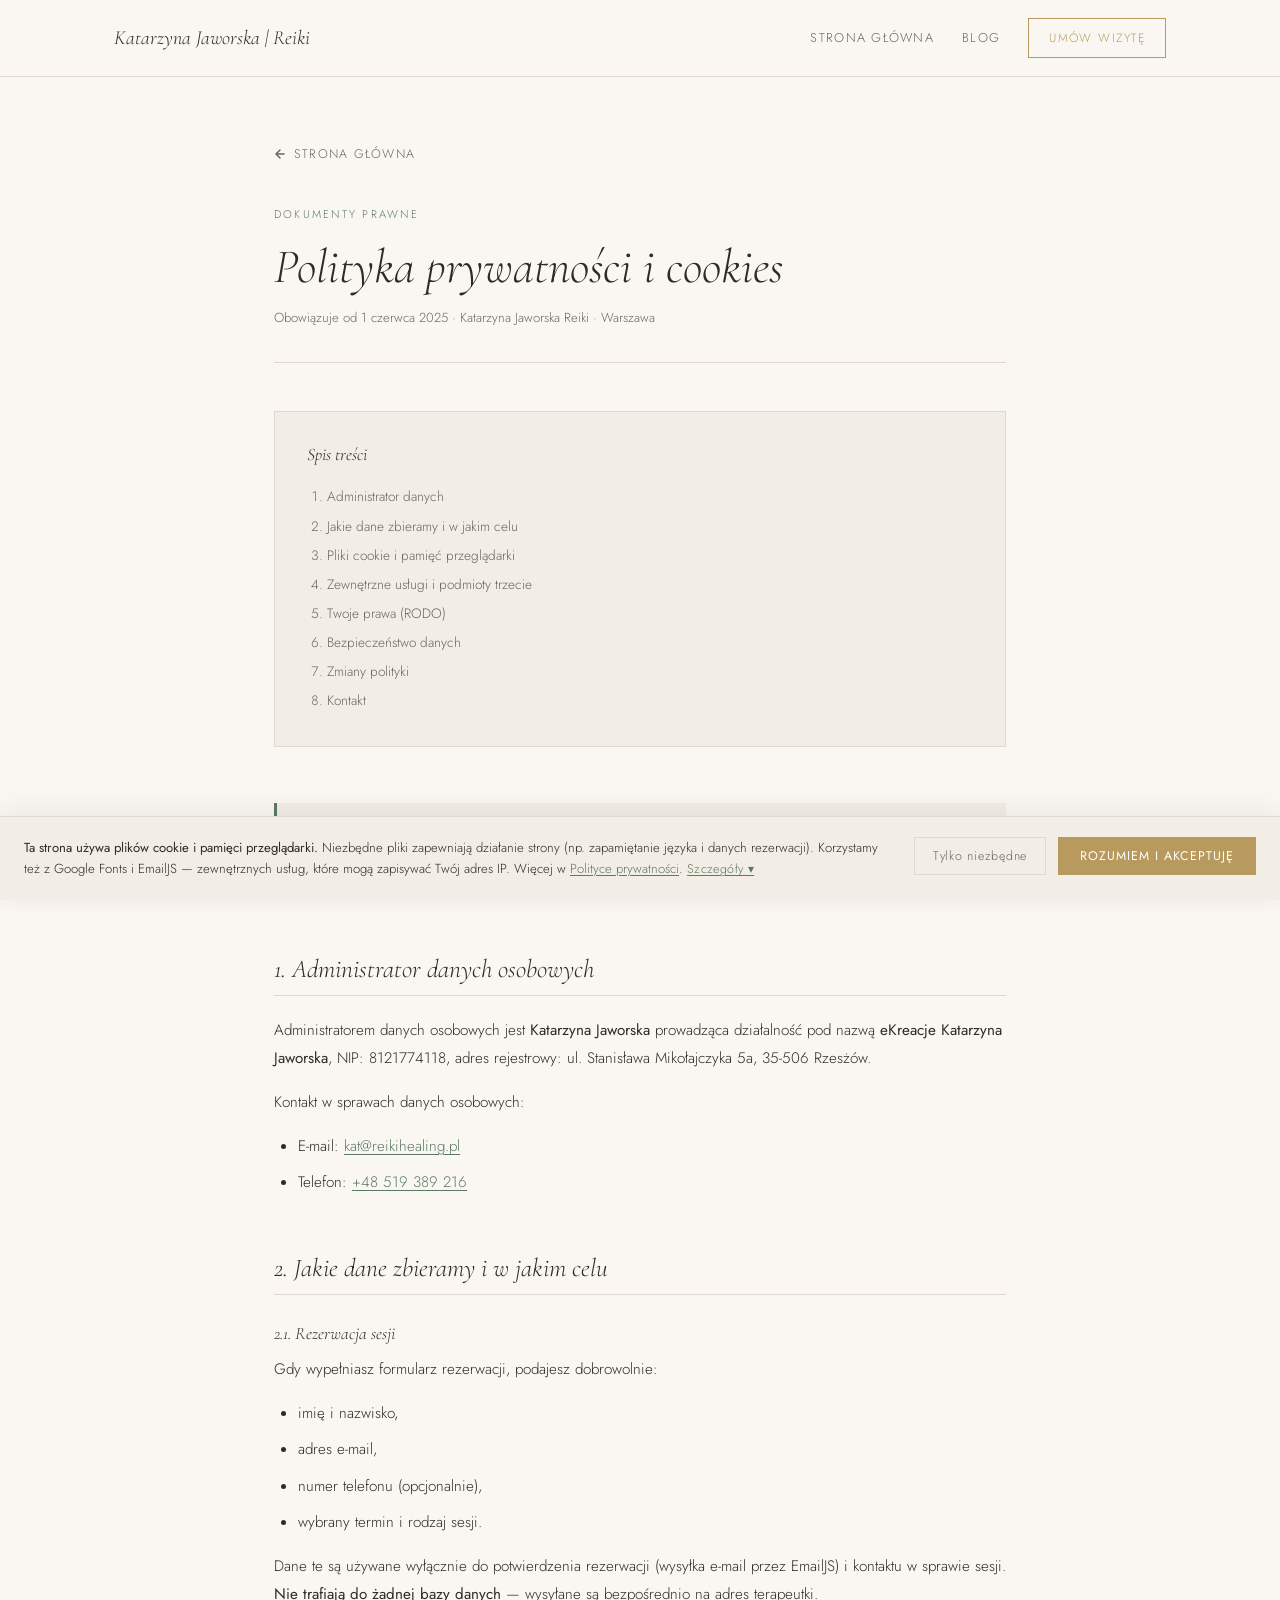
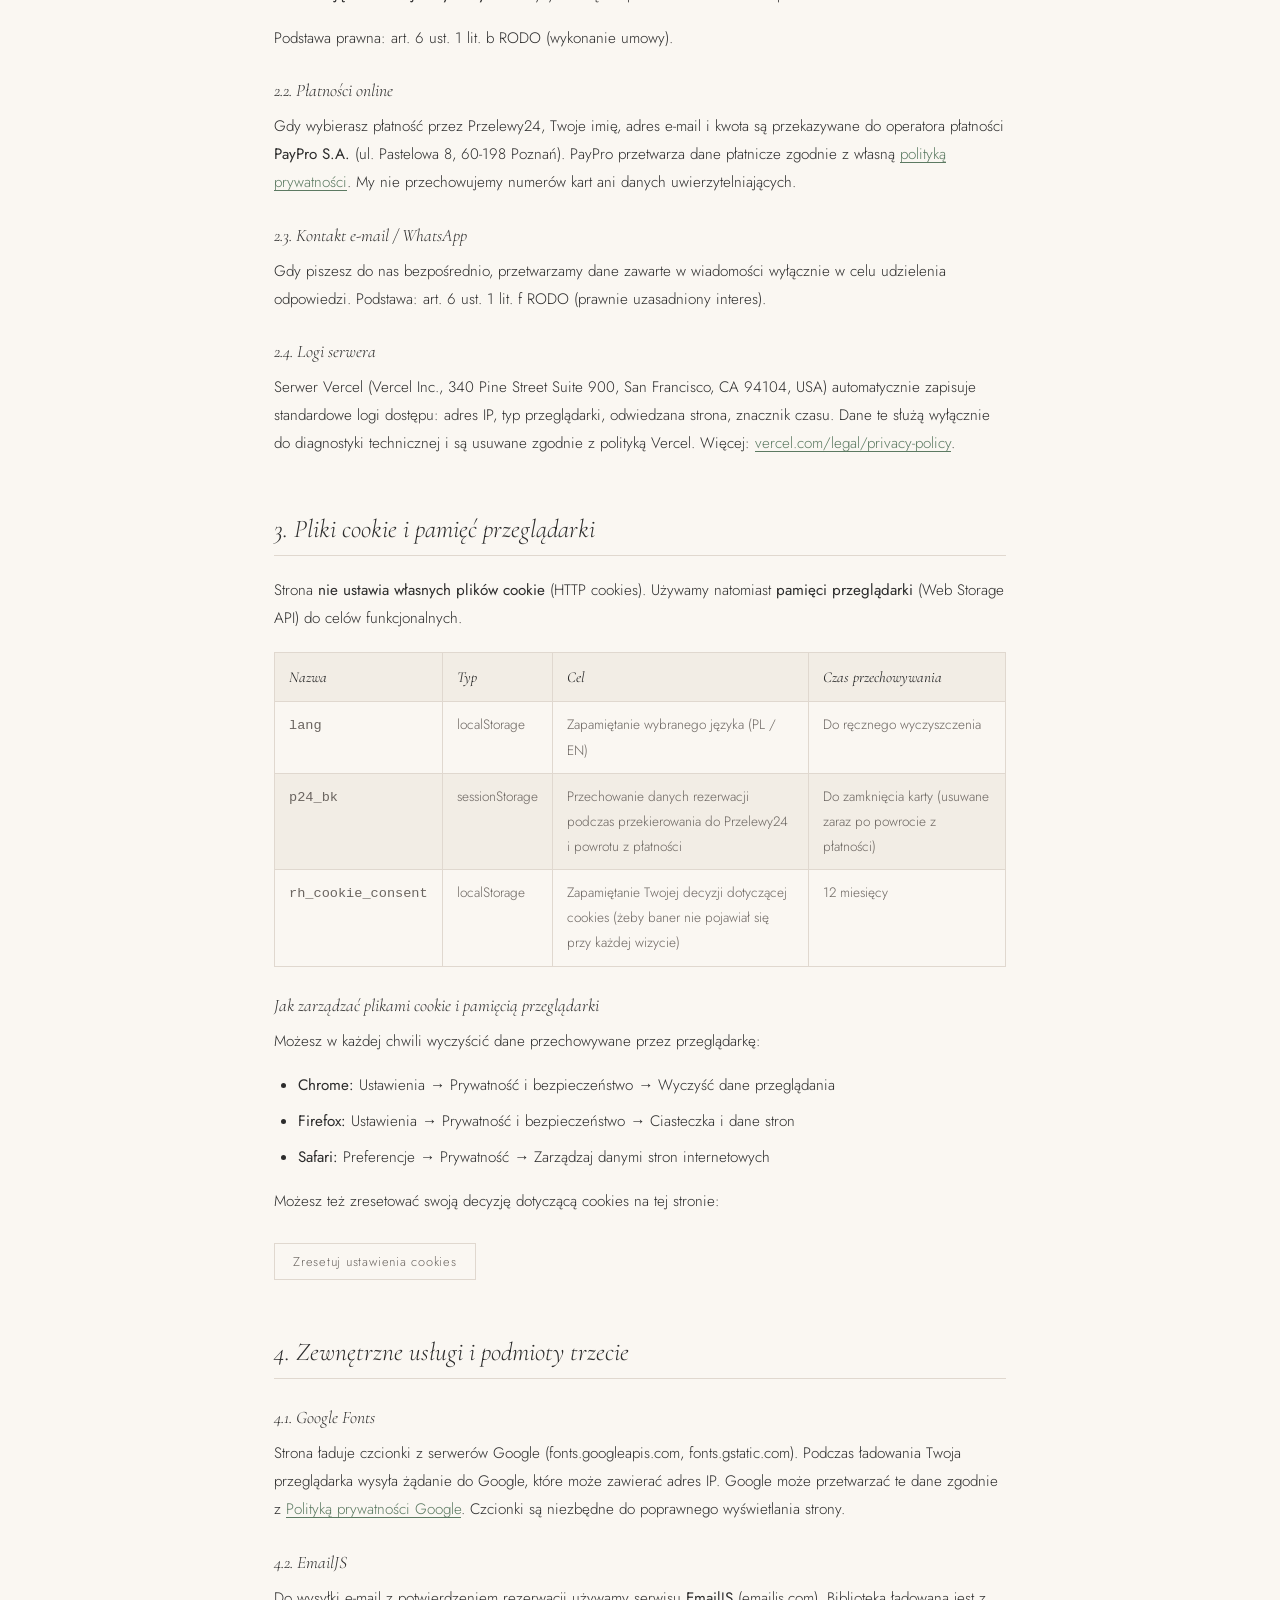
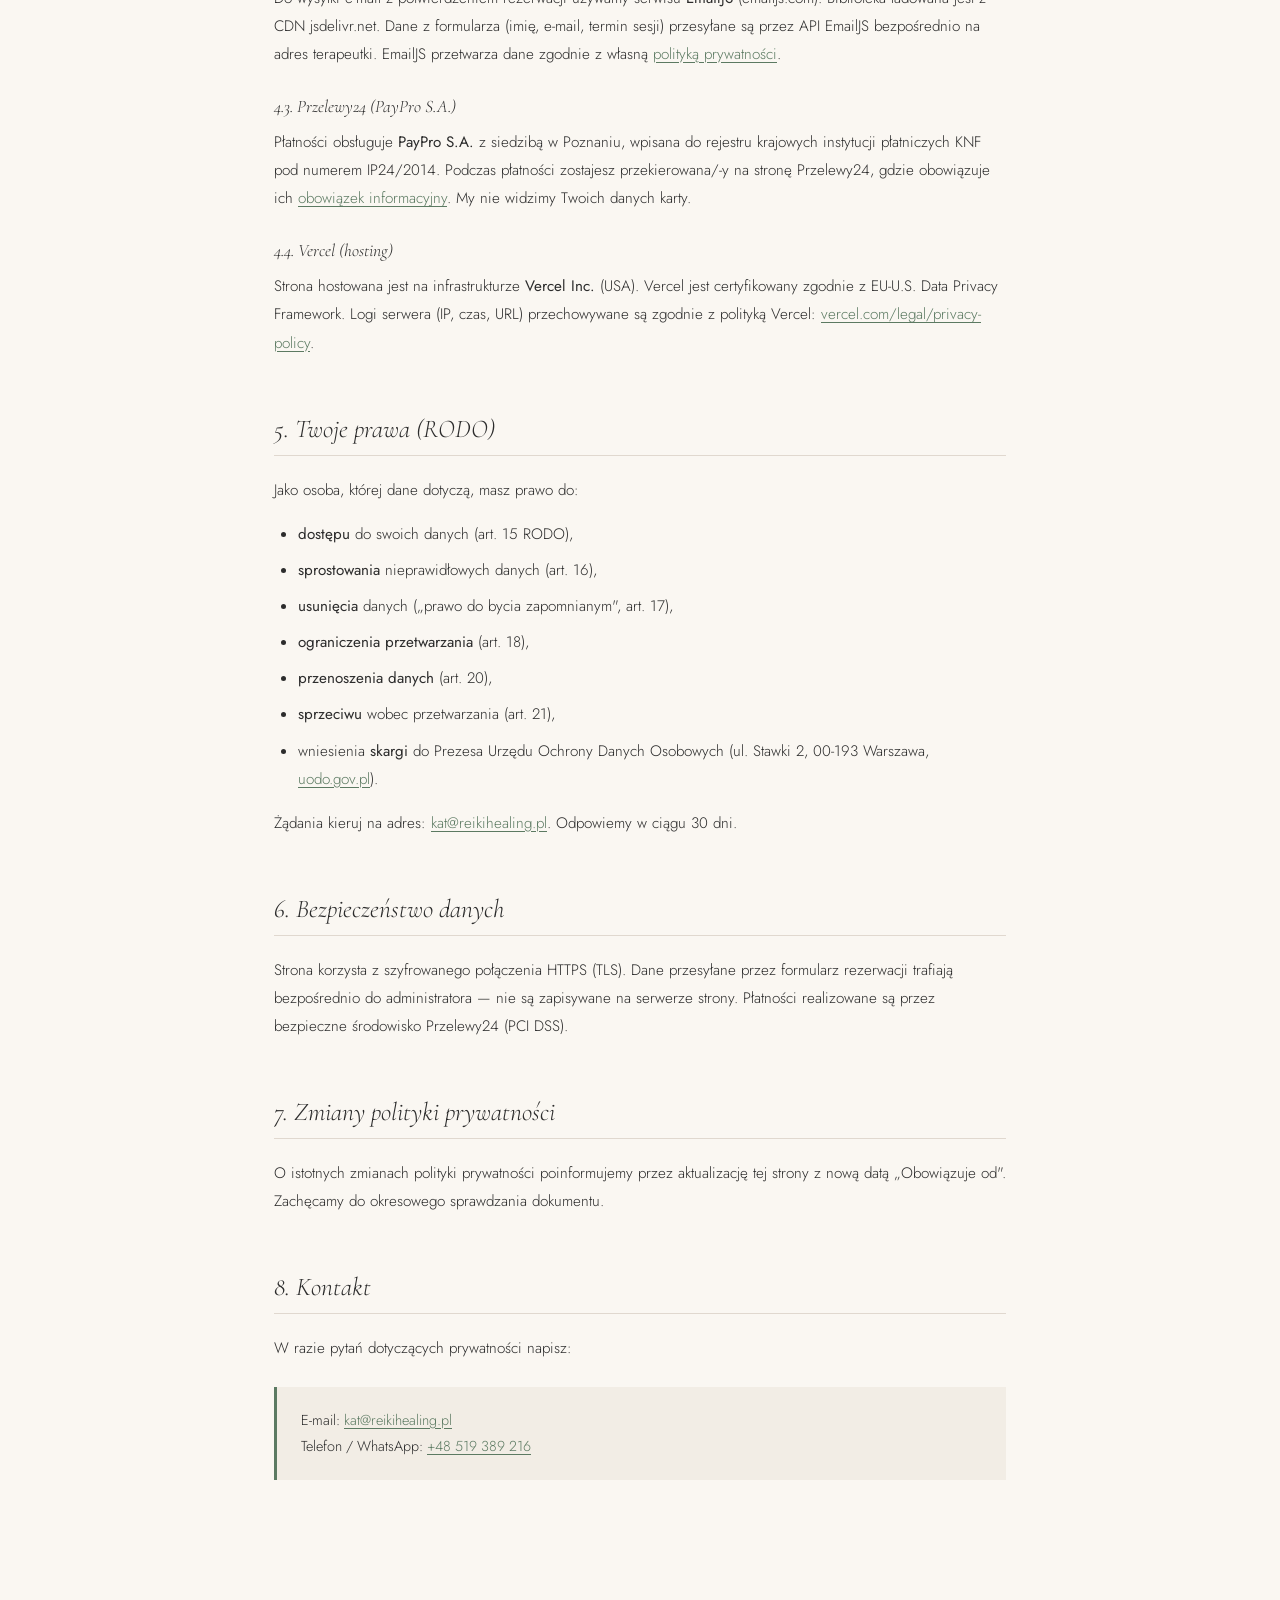
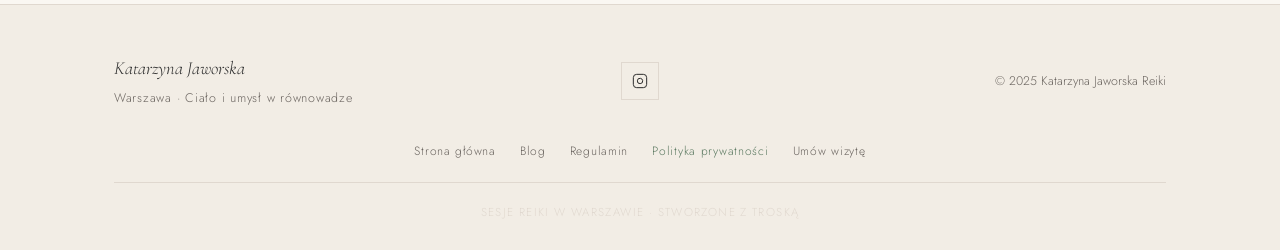
<file: polityka-prywatnosci.html>
<!DOCTYPE html>
<html lang="pl">
<head>
<meta charset="UTF-8">
<meta name="viewport" content="width=device-width, initial-scale=1.0">
<title>Polityka prywatności | Katarzyna Jaworska Reiki Warszawa</title>
<meta name="description" content="Polityka prywatności i plików cookie serwisu reikihealing.pl — Katarzyna Jaworska Reiki Warszawa. Informacje o przetwarzaniu danych osobowych zgodnie z RODO.">
<link rel="preconnect" href="https://fonts.googleapis.com">
<link rel="preconnect" href="https://fonts.gstatic.com" crossorigin>
<link href="https://fonts.googleapis.com/css2?family=Cormorant+Garamond:ital,wght@0,300;0,400;1,300;1,400&family=Jost:wght@300;400&display=swap" rel="stylesheet">
<link rel="canonical" href="https://reikihealing.pl/polityka-prywatnosci.html">
<link rel="icon" href="favicon.svg" type="image/svg+xml">

<style>
:root {
  --color-bg: #FAF7F2;
  --color-bg-card: #F2EDE5;
  --color-text: #2C2C2C;
  --color-text-light: #6B6560;
  --color-accent: #5C7A62;
  --color-gold: #B89A5E;
  --color-border: #E0D8CF;
}
*, *::before, *::after { box-sizing: border-box; margin: 0; padding: 0; }
html { scroll-behavior: smooth; }
body {
  font-family: 'Jost', sans-serif;
  font-weight: 300;
  background: var(--color-bg);
  color: var(--color-text);
  line-height: 1.7;
  overflow-x: hidden;
}
h1, h2, h3 { font-family: 'Cormorant Garamond', serif; font-weight: 300; line-height: 1.25; }
img { display: block; max-width: 100%; }
a { color: inherit; text-decoration: none; }
.container { width: 100%; max-width: 1100px; margin: 0 auto; padding: 0 24px; }

/* Nav */
.nav {
  position: sticky; top: 0; z-index: 50;
  background: var(--color-bg); border-bottom: 1px solid var(--color-border);
  padding: 18px 0;
}
.nav .container { display: flex; align-items: center; justify-content: space-between; gap: 16px; }
.nav-logo { font-family: 'Cormorant Garamond', serif; font-style: italic; font-size: 1.25rem; color: var(--color-text); white-space: nowrap; }
.nav-right { display: flex; align-items: center; gap: 28px; }
.nav-link { font-size: .8rem; letter-spacing: .1em; text-transform: uppercase; color: var(--color-text-light); transition: color .2s; }
.nav-link:hover { color: var(--color-text); }
.nav-cta { font-size: .75rem; letter-spacing: .12em; text-transform: uppercase; border: 1px solid var(--color-gold); color: var(--color-gold); padding: 9px 20px; transition: background .2s, color .2s; }
.nav-cta:hover { background: var(--color-gold); color: #fff; }

/* Page */
.page-wrap { max-width: 780px; margin: 0 auto; padding: 64px 24px 100px; }
.back-link { display: inline-flex; align-items: center; gap: 8px; font-size: .78rem; letter-spacing: .1em; text-transform: uppercase; color: var(--color-text-light); margin-bottom: 40px; transition: color .2s; }
.back-link:hover { color: var(--color-text); }
.back-link svg { width: 12px; height: 12px; fill: none; stroke: currentColor; stroke-width: 1.5; stroke-linecap: round; stroke-linejoin: round; }
.page-label { font-size: .7rem; letter-spacing: .2em; text-transform: uppercase; color: var(--color-accent); margin-bottom: 16px; }
.page-title { font-size: clamp(2rem, 5vw, 3rem); font-style: italic; color: var(--color-text); margin-bottom: 12px; line-height: 1.15; }
.page-meta { font-size: .82rem; color: var(--color-text-light); margin-bottom: 48px; padding-bottom: 32px; border-bottom: 1px solid var(--color-border); }

/* TOC */
.toc { background: var(--color-bg-card); border: 1px solid var(--color-border); padding: 28px 32px; margin-bottom: 56px; }
.toc-title { font-family: 'Cormorant Garamond', serif; font-size: 1.1rem; font-style: italic; margin-bottom: 16px; }
.toc ol { padding-left: 20px; }
.toc li { font-size: .85rem; margin-bottom: 6px; color: var(--color-text-light); }
.toc a { color: var(--color-text-light); transition: color .2s; }
.toc a:hover { color: var(--color-accent); }

/* Body */
.page-body { font-size: .95rem; line-height: 1.85; }
.page-body h2 { font-size: 1.6rem; font-style: italic; margin-top: 56px; margin-bottom: 20px; padding-bottom: 10px; border-bottom: 1px solid var(--color-border); scroll-margin-top: 80px; }
.page-body h3 { font-size: 1.1rem; font-style: italic; margin-top: 28px; margin-bottom: 10px; }
.page-body p { margin-bottom: 16px; }
.page-body ul, .page-body ol { padding-left: 24px; margin-bottom: 16px; }
.page-body li { margin-bottom: 8px; }
.page-body strong { font-weight: 400; }
.page-body a { color: var(--color-accent); text-decoration: underline; text-underline-offset: 3px; }
.page-body a:hover { color: var(--color-gold); }
.info-box { background: var(--color-bg-card); border-left: 3px solid var(--color-accent); padding: 20px 24px; margin: 24px 0; font-size: .9rem; }
.info-box p:last-child { margin-bottom: 0; }

/* Cookie table */
.cookie-table { width: 100%; border-collapse: collapse; margin: 20px 0; font-size: .85rem; }
.cookie-table th { text-align: left; padding: 10px 14px; background: var(--color-bg-card); border: 1px solid var(--color-border); font-weight: 400; font-family: 'Cormorant Garamond', serif; font-style: italic; font-size: .95rem; }
.cookie-table td { padding: 10px 14px; border: 1px solid var(--color-border); vertical-align: top; color: var(--color-text-light); }
.cookie-table tr:nth-child(even) td { background: var(--color-bg-card); }

/* Footer */
.footer { background: var(--color-bg-card); border-top: 1px solid var(--color-border); padding: 48px 0 28px; }
.footer-inner { display: grid; grid-template-columns: 1fr auto 1fr; align-items: center; gap: 24px; margin-bottom: 32px; }
.footer-name { font-family: 'Cormorant Garamond', serif; font-style: italic; font-size: 1.15rem; }
.footer-tagline { font-size: .78rem; color: var(--color-text-light); letter-spacing: .06em; margin-top: 4px; }
.footer-socials { display: flex; gap: 12px; justify-content: center; }
.footer-social { width: 38px; height: 38px; border: 1px solid var(--color-border); display: flex; align-items: center; justify-content: center; transition: border-color .2s, color .2s; }
.footer-social:hover { border-color: var(--color-gold); color: var(--color-gold); }
.footer-social svg { width: 16px; height: 16px; fill: none; stroke: currentColor; stroke-width: 1.5; }
.footer-copy { font-size: .78rem; color: var(--color-text-light); text-align: right; }
.footer-links { display: flex; justify-content: center; gap: 24px; margin-bottom: 20px; flex-wrap: wrap; }
.footer-links a { font-size: .75rem; color: var(--color-text-light); letter-spacing: .06em; transition: color .2s; }
.footer-links a:hover, .footer-links a.active { color: var(--color-accent); }
.footer-bottom { text-align: center; font-size: .72rem; color: var(--color-border); letter-spacing: .12em; text-transform: uppercase; padding-top: 20px; border-top: 1px solid var(--color-border); }

/* Reset consent button */
.reset-btn { background: none; border: 1px solid var(--color-border); color: var(--color-text-light); cursor: pointer; padding: 8px 18px; font-family: 'Jost', sans-serif; font-size: .8rem; font-weight: 300; letter-spacing: .06em; transition: border-color .2s, color .2s; margin-top: 12px; }
.reset-btn:hover { border-color: var(--color-accent); color: var(--color-accent); }

@media (max-width: 640px) {
  .nav-right { gap: 16px; }
  .nav-link { display: none; }
  .footer-inner { grid-template-columns: 1fr; text-align: center; gap: 16px; }
  .footer-copy { text-align: center; }
  .page-wrap { padding: 40px 20px 72px; }
  .toc { padding: 20px; }
  .cookie-table { font-size: .78rem; }
  .cookie-table th, .cookie-table td { padding: 8px 10px; }
}
</style>
</head>
<body>

<nav class="nav">
  <div class="container">
    <a href="index.html" class="nav-logo">Katarzyna Jaworska | Reiki</a>
    <div class="nav-right">
      <a href="index.html" class="nav-link">Strona główna</a>
      <a href="blog.html" class="nav-link">Blog</a>
      <a href="index.html#booking" class="nav-cta">Umów wizytę</a>
    </div>
  </div>
</nav>

<div class="container">
  <div class="page-wrap">

    <a href="index.html" class="back-link">
      <svg viewBox="0 0 12 12"><path d="M10 6H2M6 2L2 6l4 4"/></svg>
      Strona główna
    </a>

    <p class="page-label">Dokumenty prawne</p>
    <h1 class="page-title">Polityka prywatności i cookies</h1>
    <p class="page-meta">Obowiązuje od 1 czerwca 2025 · Katarzyna Jaworska Reiki · Warszawa</p>

    <nav class="toc" aria-label="Spis treści">
      <div class="toc-title">Spis treści</div>
      <ol>
        <li><a href="#administrator">Administrator danych</a></li>
        <li><a href="#dane-zbierane">Jakie dane zbieramy i w jakim celu</a></li>
        <li><a href="#cookies">Pliki cookie i pamięć przeglądarki</a></li>
        <li><a href="#uslugi-zewnetrzne">Zewnętrzne usługi i podmioty trzecie</a></li>
        <li><a href="#prawa">Twoje prawa (RODO)</a></li>
        <li><a href="#bezpieczenstwo">Bezpieczeństwo danych</a></li>
        <li><a href="#zmiany">Zmiany polityki</a></li>
        <li><a href="#kontakt">Kontakt</a></li>
      </ol>
    </nav>

    <div class="page-body">

      <div class="info-box">
        <p>Strona <strong>reikihealing.pl</strong> nie korzysta z Google Analytics, Facebook Pixel ani żadnych narzędzi śledzących. Nie sprzedajemy danych. Zbieramy minimum niezbędne do działania strony i obsługi rezerwacji.</p>
      </div>

      <!-- §1 -->
      <h2 id="administrator">1. Administrator danych osobowych</h2>
      <p>Administratorem danych osobowych jest <strong>Katarzyna Jaworska</strong> prowadząca działalność pod nazwą <strong>eKreacje Katarzyna Jaworska</strong>, NIP: 8121774118, adres rejestrowy: ul. Stanisława Mikołajczyka 5a, 35-506 Rzesżów.</p>
      <p>Kontakt w sprawach danych osobowych:</p>
      <ul>
        <li>E-mail: <a href="mailto:kat@reikihealing.pl">kat@reikihealing.pl</a></li>
        <li>Telefon: <a href="tel:+48519389216">+48 519 389 216</a></li>
      </ul>

      <!-- §2 -->
      <h2 id="dane-zbierane">2. Jakie dane zbieramy i w jakim celu</h2>

      <h3>2.1. Rezerwacja sesji</h3>
      <p>Gdy wypełniasz formularz rezerwacji, podajesz dobrowolnie:</p>
      <ul>
        <li>imię i nazwisko,</li>
        <li>adres e-mail,</li>
        <li>numer telefonu (opcjonalnie),</li>
        <li>wybrany termin i rodzaj sesji.</li>
      </ul>
      <p>Dane te są używane wyłącznie do potwierdzenia rezerwacji (wysyłka e-mail przez EmailJS) i kontaktu w sprawie sesji. <strong>Nie trafiają do żadnej bazy danych</strong> — wysyłane są bezpośrednio na adres terapeutki.</p>
      <p>Podstawa prawna: art. 6 ust. 1 lit. b RODO (wykonanie umowy).</p>

      <h3>2.2. Płatności online</h3>
      <p>Gdy wybierasz płatność przez Przelewy24, Twoje imię, adres e-mail i kwota są przekazywane do operatora płatności <strong>PayPro S.A.</strong> (ul. Pastelowa 8, 60-198 Poznań). PayPro przetwarza dane płatnicze zgodnie z własną <a href="https://www.przelewy24.pl/regulamin" target="_blank" rel="noopener">polityką prywatności</a>. My nie przechowujemy numerów kart ani danych uwierzytelniających.</p>

      <h3>2.3. Kontakt e-mail / WhatsApp</h3>
      <p>Gdy piszesz do nas bezpośrednio, przetwarzamy dane zawarte w wiadomości wyłącznie w celu udzielenia odpowiedzi. Podstawa: art. 6 ust. 1 lit. f RODO (prawnie uzasadniony interes).</p>

      <h3>2.4. Logi serwera</h3>
      <p>Serwer Vercel (Vercel Inc., 340 Pine Street Suite 900, San Francisco, CA 94104, USA) automatycznie zapisuje standardowe logi dostępu: adres IP, typ przeglądarki, odwiedzana strona, znacznik czasu. Dane te służą wyłącznie do diagnostyki technicznej i są usuwane zgodnie z polityką Vercel. Więcej: <a href="https://vercel.com/legal/privacy-policy" target="_blank" rel="noopener">vercel.com/legal/privacy-policy</a>.</p>

      <!-- §3 -->
      <h2 id="cookies">3. Pliki cookie i pamięć przeglądarki</h2>
      <p>Strona <strong>nie ustawia własnych plików cookie</strong> (HTTP cookies). Używamy natomiast <strong>pamięci przeglądarki</strong> (Web Storage API) do celów funkcjonalnych.</p>

      <table class="cookie-table">
        <thead>
          <tr>
            <th>Nazwa</th>
            <th>Typ</th>
            <th>Cel</th>
            <th>Czas przechowywania</th>
          </tr>
        </thead>
        <tbody>
          <tr>
            <td><code>lang</code></td>
            <td>localStorage</td>
            <td>Zapamiętanie wybranego języka (PL / EN)</td>
            <td>Do ręcznego wyczyszczenia</td>
          </tr>
          <tr>
            <td><code>p24_bk</code></td>
            <td>sessionStorage</td>
            <td>Przechowanie danych rezerwacji podczas przekierowania do Przelewy24 i powrotu z płatności</td>
            <td>Do zamknięcia karty (usuwane zaraz po powrocie z płatności)</td>
          </tr>
          <tr>
            <td><code>rh_cookie_consent</code></td>
            <td>localStorage</td>
            <td>Zapamiętanie Twojej decyzji dotyczącej cookies (żeby baner nie pojawiał się przy każdej wizycie)</td>
            <td>12 miesięcy</td>
          </tr>
        </tbody>
      </table>

      <h3>Jak zarządzać plikami cookie i pamięcią przeglądarki</h3>
      <p>Możesz w każdej chwili wyczyścić dane przechowywane przez przeglądarkę:</p>
      <ul>
        <li><strong>Chrome:</strong> Ustawienia → Prywatność i bezpieczeństwo → Wyczyść dane przeglądania</li>
        <li><strong>Firefox:</strong> Ustawienia → Prywatność i bezpieczeństwo → Ciasteczka i dane stron</li>
        <li><strong>Safari:</strong> Preferencje → Prywatność → Zarządzaj danymi stron internetowych</li>
      </ul>
      <p>Możesz też zresetować swoją decyzję dotyczącą cookies na tej stronie:</p>
      <button class="reset-btn" id="reset-consent">Zresetuj ustawienia cookies</button>

      <!-- §4 -->
      <h2 id="uslugi-zewnetrzne">4. Zewnętrzne usługi i podmioty trzecie</h2>

      <h3>4.1. Google Fonts</h3>
      <p>Strona ładuje czcionki z serwerów Google (fonts.googleapis.com, fonts.gstatic.com). Podczas ładowania Twoja przeglądarka wysyła żądanie do Google, które może zawierać adres IP. Google może przetwarzać te dane zgodnie z <a href="https://policies.google.com/privacy" target="_blank" rel="noopener">Polityką prywatności Google</a>. Czcionki są niezbędne do poprawnego wyświetlania strony.</p>

      <h3>4.2. EmailJS</h3>
      <p>Do wysyłki e-mail z potwierdzeniem rezerwacji używamy serwisu <strong>EmailJS</strong> (emailjs.com). Biblioteka ładowana jest z CDN jsdelivr.net. Dane z formularza (imię, e-mail, termin sesji) przesyłane są przez API EmailJS bezpośrednio na adres terapeutki. EmailJS przetwarza dane zgodnie z własną <a href="https://www.emailjs.com/legal/privacy-policy/" target="_blank" rel="noopener">polityką prywatności</a>.</p>

      <h3>4.3. Przelewy24 (PayPro S.A.)</h3>
      <p>Płatności obsługuje <strong>PayPro S.A.</strong> z siedzibą w Poznaniu, wpisana do rejestru krajowych instytucji płatniczych KNF pod numerem IP24/2014. Podczas płatności zostajesz przekierowana/-y na stronę Przelewy24, gdzie obowiązuje ich <a href="https://www.przelewy24.pl/obowiazek-informacyjny" target="_blank" rel="noopener">obowiązek informacyjny</a>. My nie widzimy Twoich danych karty.</p>

      <h3>4.4. Vercel (hosting)</h3>
      <p>Strona hostowana jest na infrastrukturze <strong>Vercel Inc.</strong> (USA). Vercel jest certyfikowany zgodnie z EU-U.S. Data Privacy Framework. Logi serwera (IP, czas, URL) przechowywane są zgodnie z polityką Vercel: <a href="https://vercel.com/legal/privacy-policy" target="_blank" rel="noopener">vercel.com/legal/privacy-policy</a>.</p>

      <!-- §5 -->
      <h2 id="prawa">5. Twoje prawa (RODO)</h2>
      <p>Jako osoba, której dane dotyczą, masz prawo do:</p>
      <ul>
        <li><strong>dostępu</strong> do swoich danych (art. 15 RODO),</li>
        <li><strong>sprostowania</strong> nieprawidłowych danych (art. 16),</li>
        <li><strong>usunięcia</strong> danych („prawo do bycia zapomnianym", art. 17),</li>
        <li><strong>ograniczenia przetwarzania</strong> (art. 18),</li>
        <li><strong>przenoszenia danych</strong> (art. 20),</li>
        <li><strong>sprzeciwu</strong> wobec przetwarzania (art. 21),</li>
        <li>wniesienia <strong>skargi</strong> do Prezesa Urzędu Ochrony Danych Osobowych (ul. Stawki 2, 00-193 Warszawa, <a href="https://uodo.gov.pl" target="_blank" rel="noopener">uodo.gov.pl</a>).</li>
      </ul>
      <p>Żądania kieruj na adres: <a href="mailto:kat@reikihealing.pl">kat@reikihealing.pl</a>. Odpowiemy w ciągu 30 dni.</p>

      <!-- §6 -->
      <h2 id="bezpieczenstwo">6. Bezpieczeństwo danych</h2>
      <p>Strona korzysta z szyfrowanego połączenia HTTPS (TLS). Dane przesyłane przez formularz rezerwacji trafiają bezpośrednio do administratora — nie są zapisywane na serwerze strony. Płatności realizowane są przez bezpieczne środowisko Przelewy24 (PCI DSS).</p>

      <!-- §7 -->
      <h2 id="zmiany">7. Zmiany polityki prywatności</h2>
      <p>O istotnych zmianach polityki prywatności poinformujemy przez aktualizację tej strony z nową datą „Obowiązuje od". Zachęcamy do okresowego sprawdzania dokumentu.</p>

      <!-- §8 -->
      <h2 id="kontakt">8. Kontakt</h2>
      <p>W razie pytań dotyczących prywatności napisz:</p>
      <div class="info-box">
        <p>E-mail: <a href="mailto:kat@reikihealing.pl">kat@reikihealing.pl</a><br>
        Telefon / WhatsApp: <a href="tel:+48519389216">+48 519 389 216</a></p>
      </div>

    </div>
  </div>
</div>

<footer class="footer" aria-label="Stopka">
  <div class="container">
    <div class="footer-inner">
      <div class="footer-brand">
        <div class="footer-name">Katarzyna Jaworska</div>
        <div class="footer-tagline">Warszawa · Ciało i umysł w równowadze</div>
      </div>
      <div class="footer-socials">
        <a href="https://www.instagram.com/lettinggoofadream/" class="footer-social" aria-label="Instagram" target="_blank" rel="noopener">
          <svg viewBox="0 0 24 24"><rect x="2" y="2" width="20" height="20" rx="5" ry="5"/><path d="M16 11.37A4 4 0 1 1 12.63 8 4 4 0 0 1 16 11.37z"/><line x1="17.5" y1="6.5" x2="17.51" y2="6.5"/></svg>
        </a>
      </div>
      <div class="footer-copy">© 2025 Katarzyna Jaworska Reiki</div>
    </div>
    <div class="footer-links">
      <a href="index.html">Strona główna</a>
      <a href="blog.html">Blog</a>
      <a href="regulamin.html">Regulamin</a>
      <a href="polityka-prywatnosci.html" class="active">Polityka prywatności</a>
      <a href="index.html#booking">Umów wizytę</a>
    </div>
    <div class="footer-bottom">Sesje Reiki w Warszawie · Stworzone z troską</div>
  </div>
</footer>

<script>
document.getElementById('reset-consent').addEventListener('click', function () {
  try { localStorage.removeItem('rh_cookie_consent'); } catch (e) {}
  alert('Ustawienia cookies zostały zresetowane. Baner pojawi się przy następnej wizycie na stronie głównej.');
});
</script>
<script src="cookie-banner.js"></script>
</body>
</html>
</file>
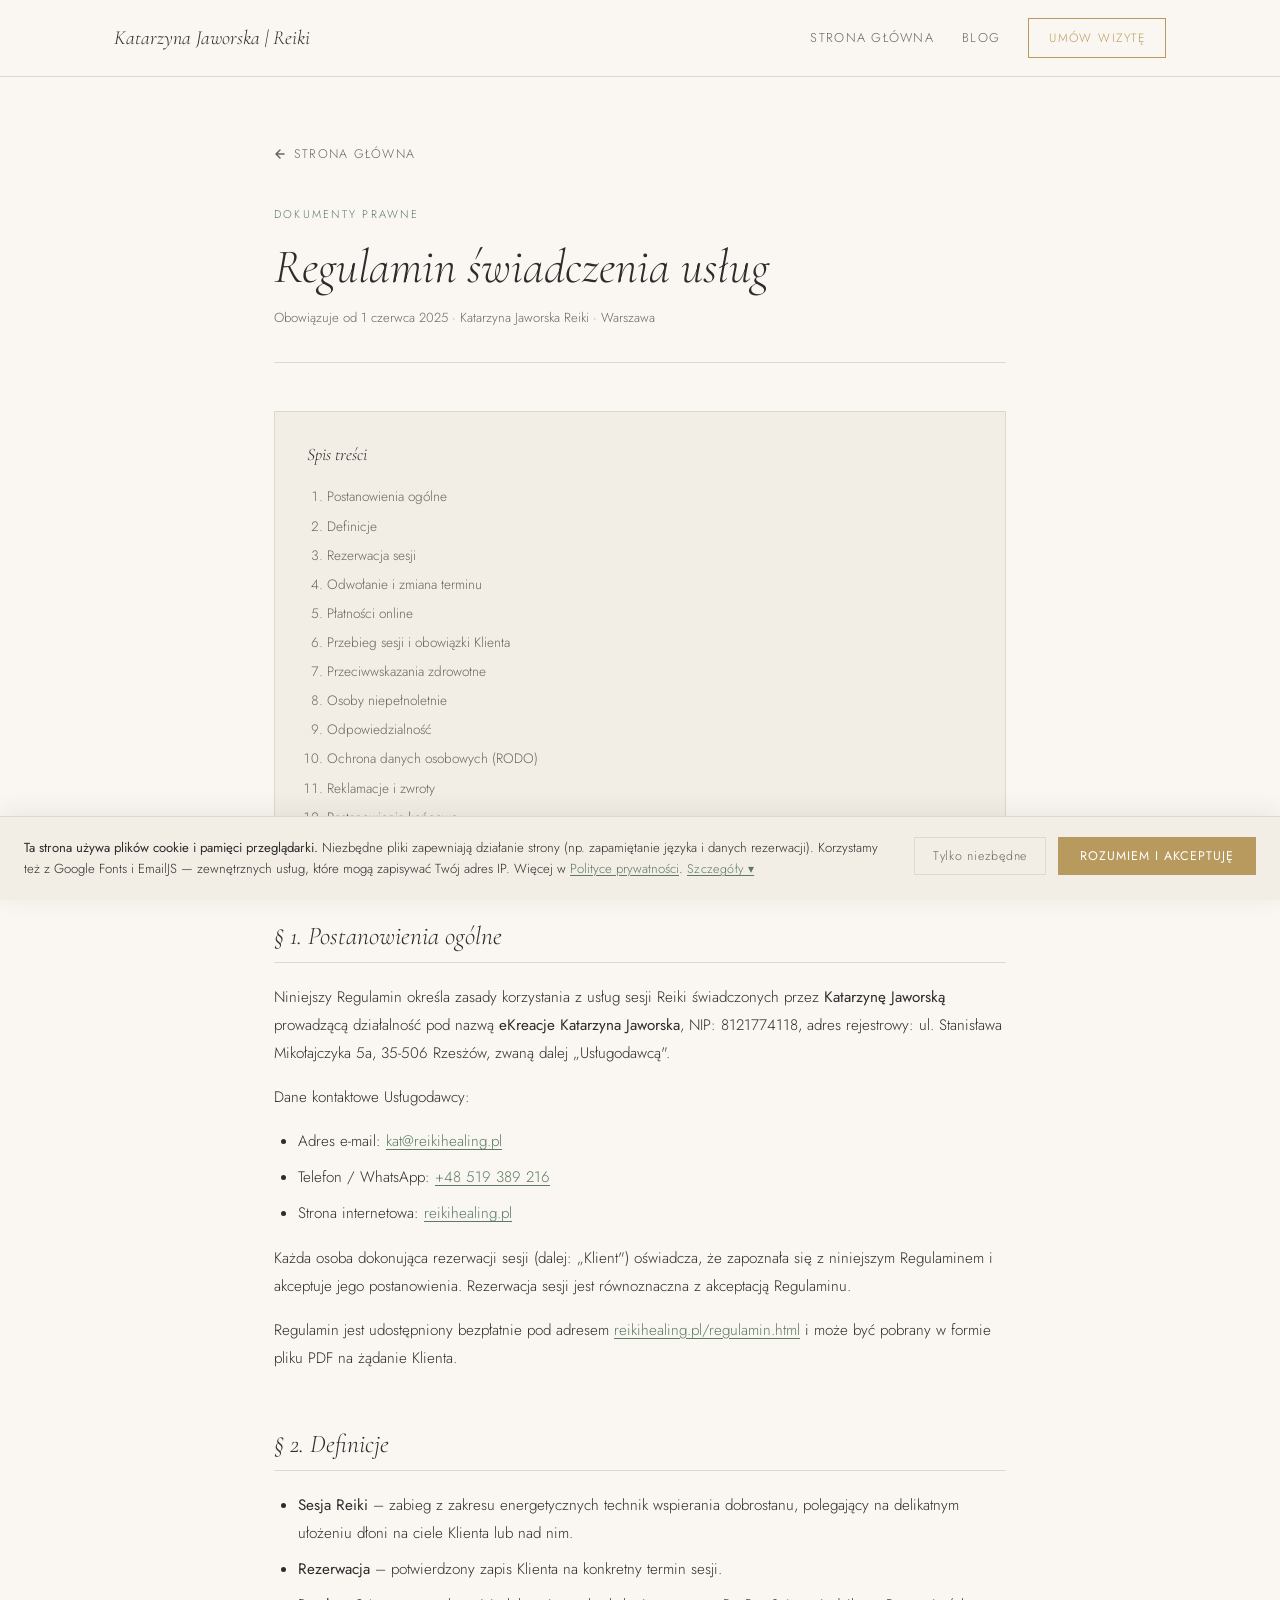
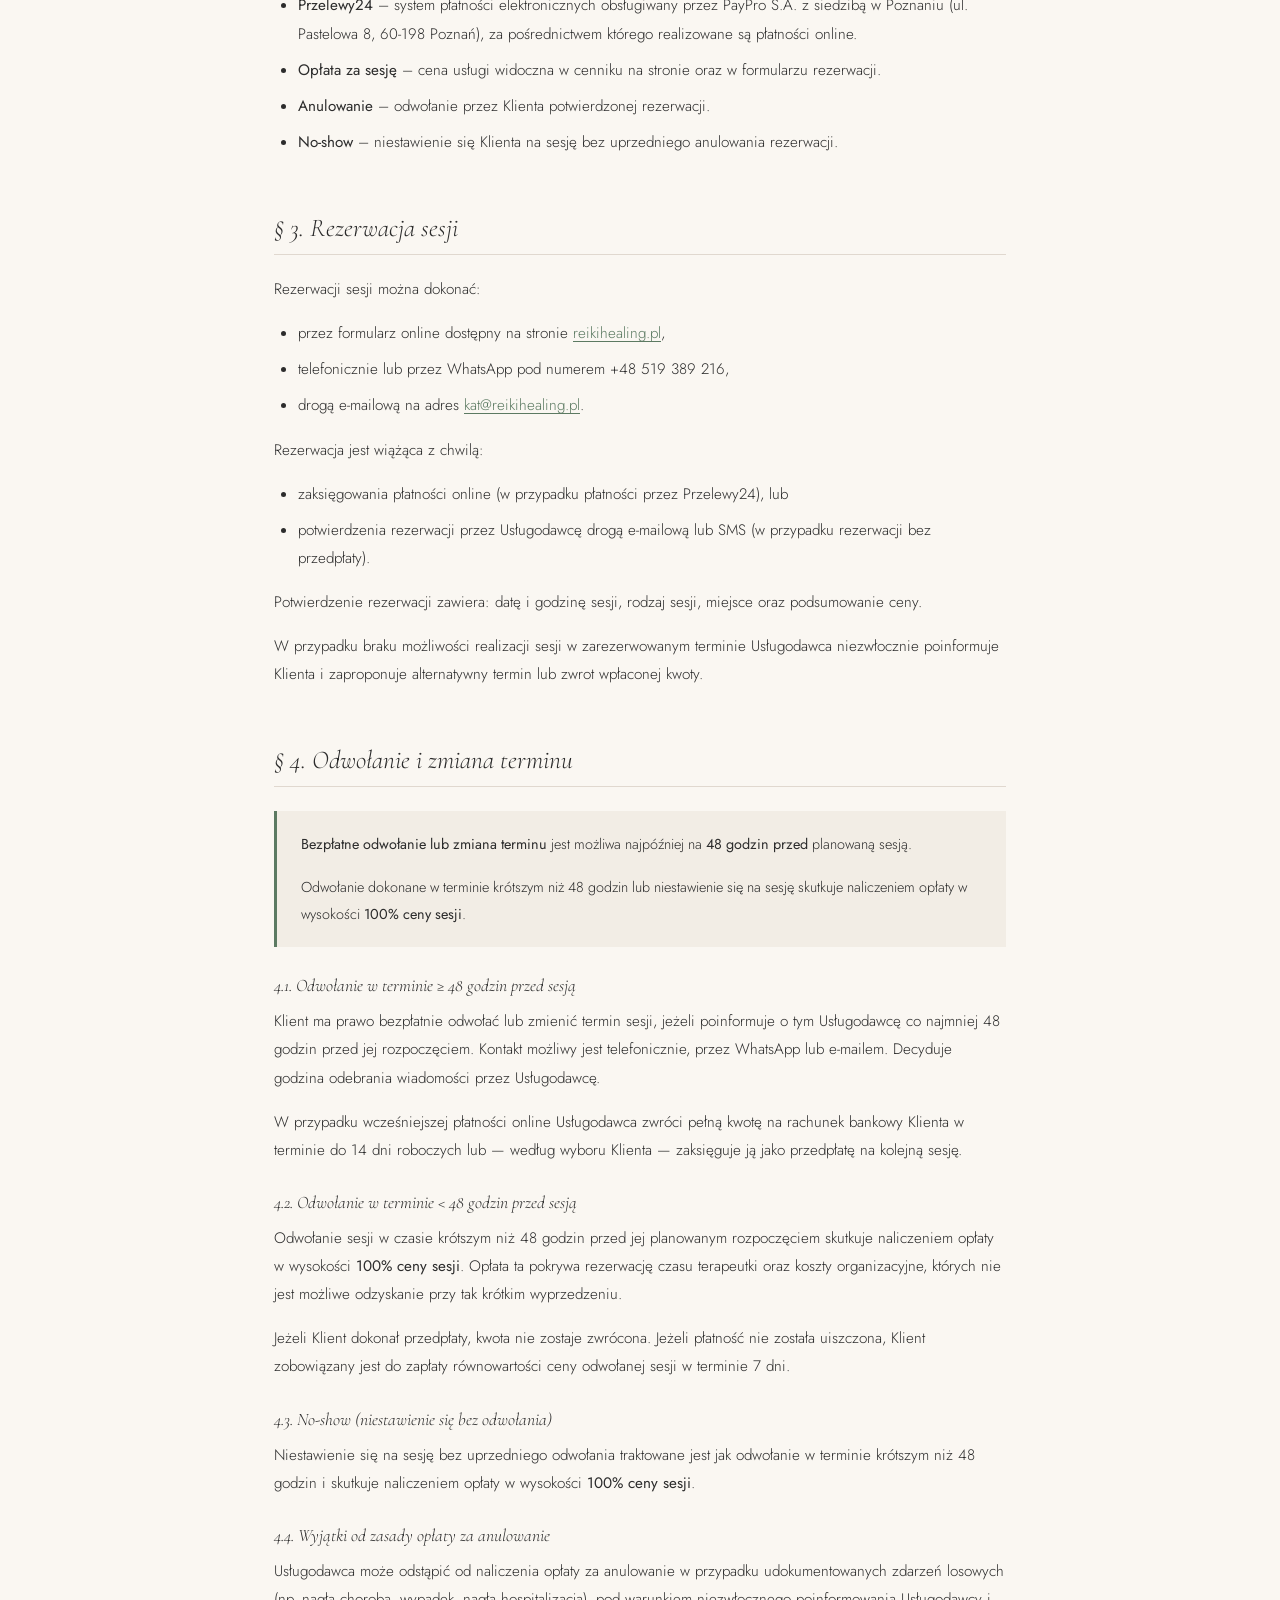
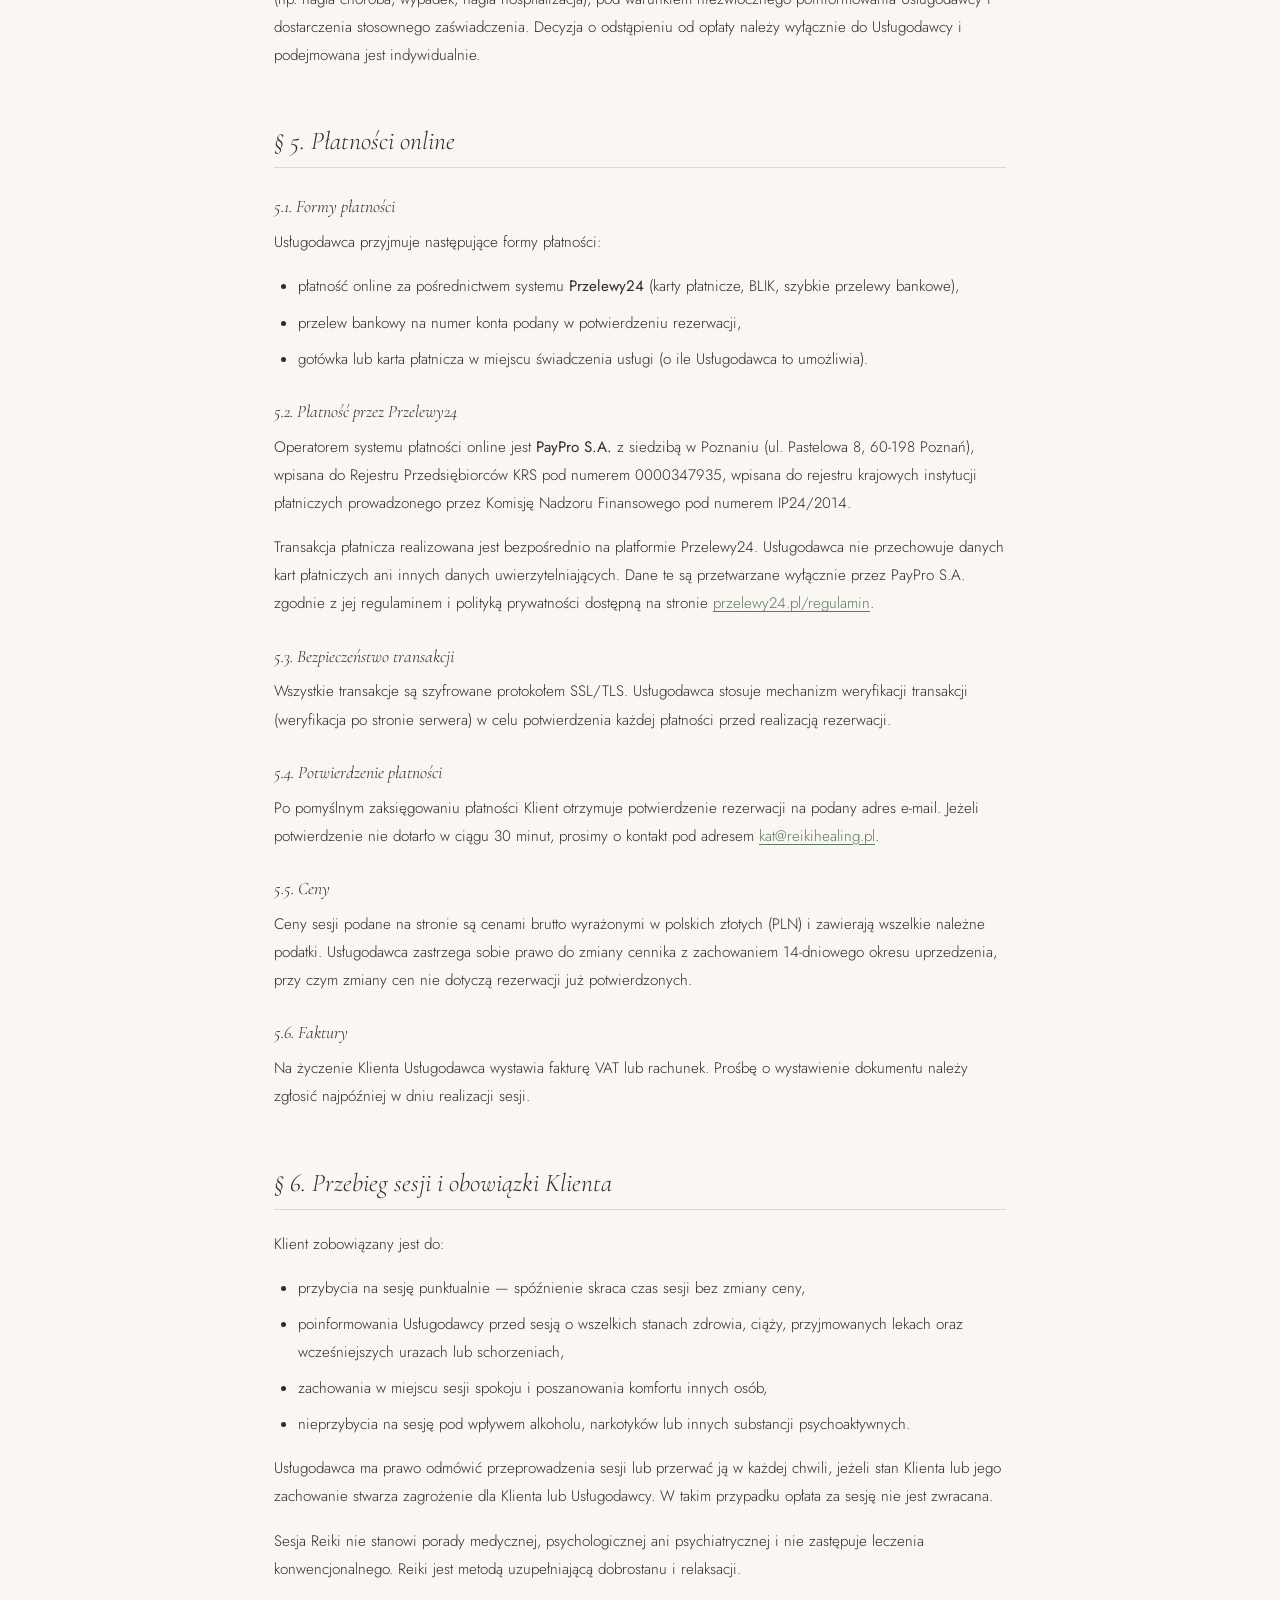
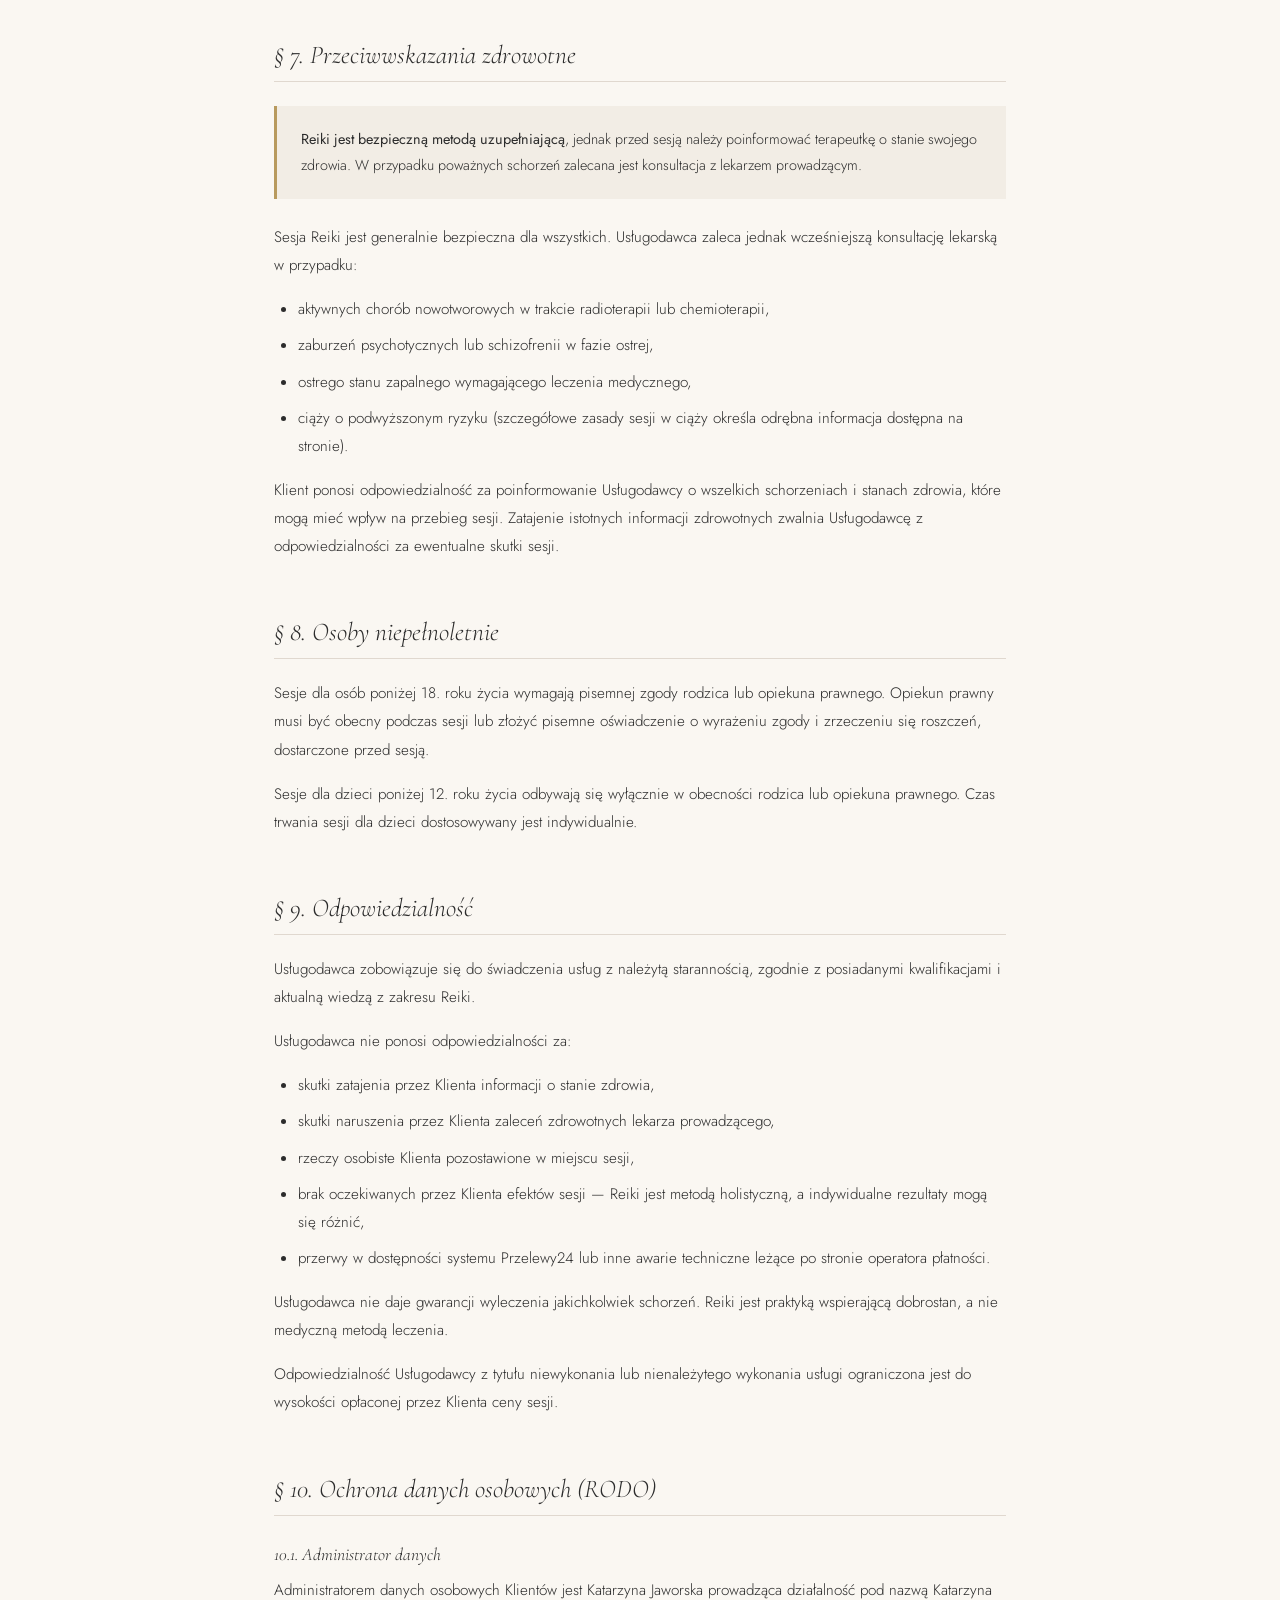
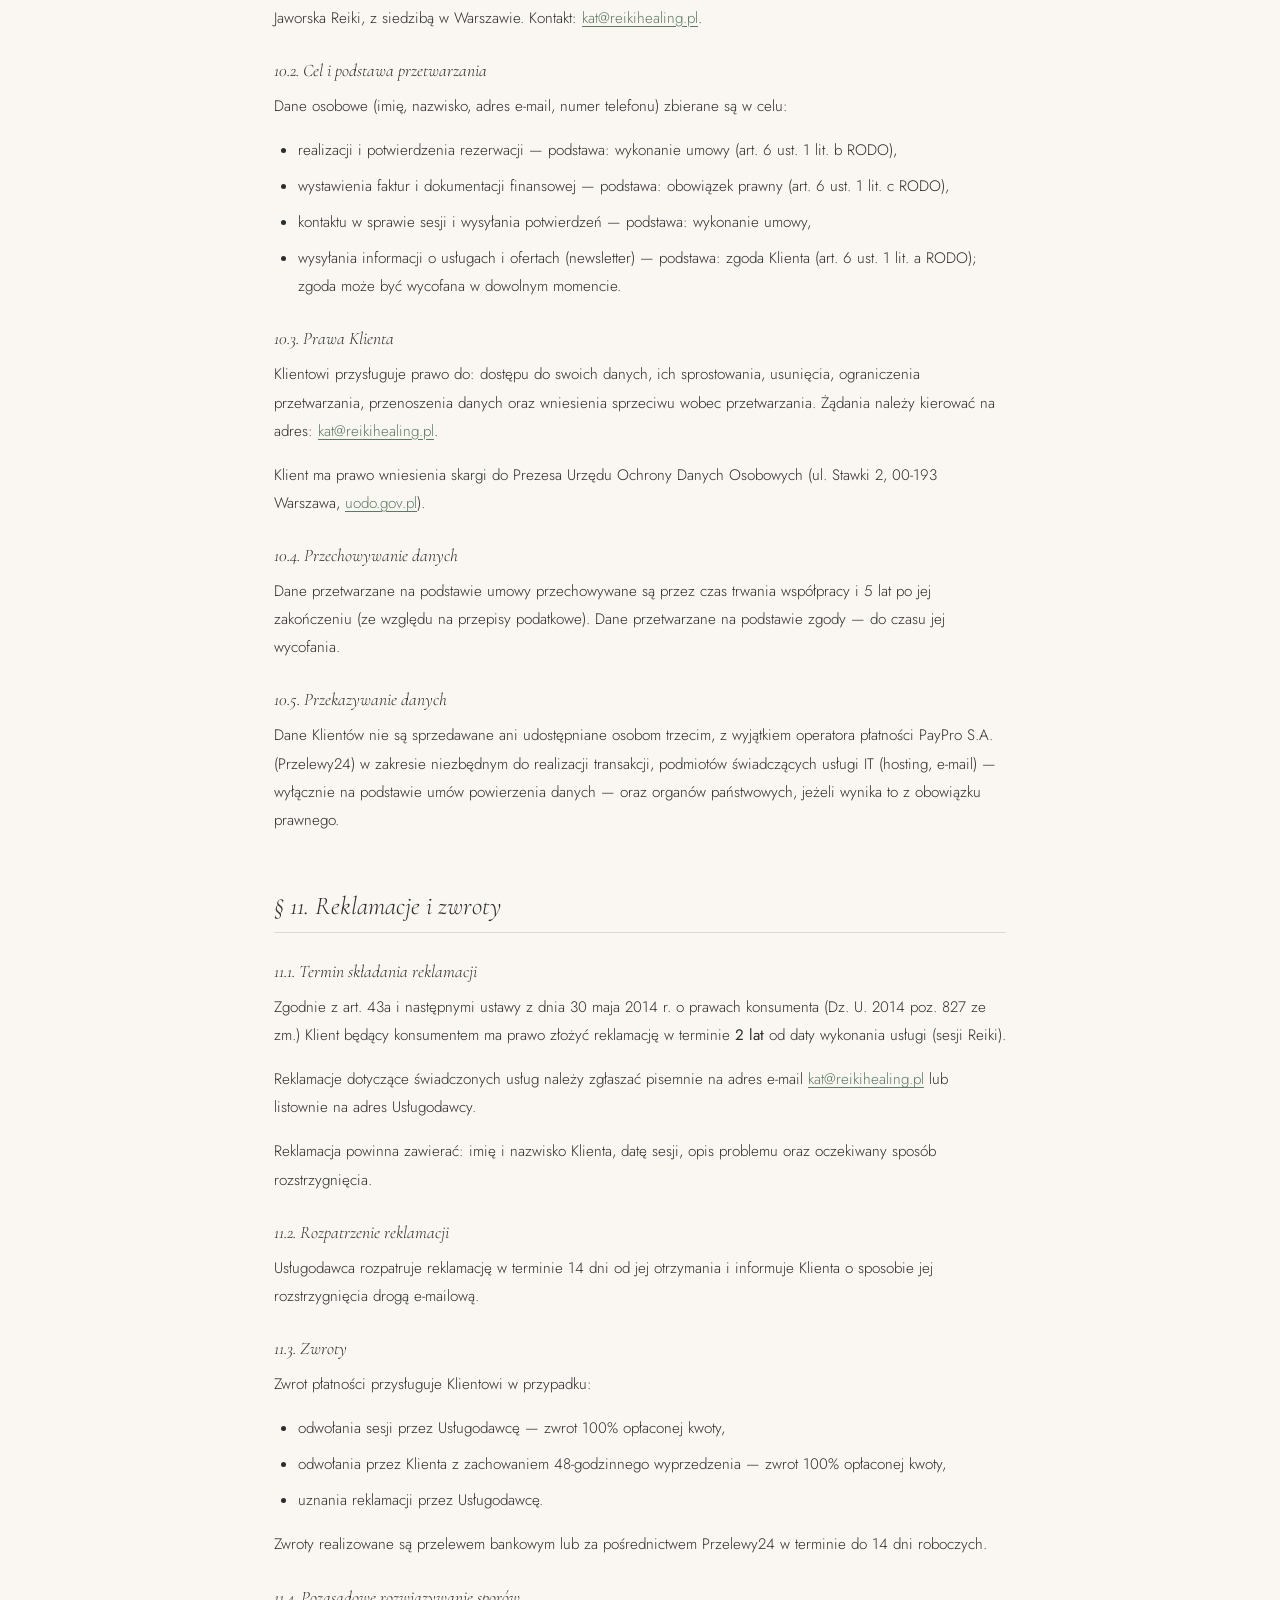
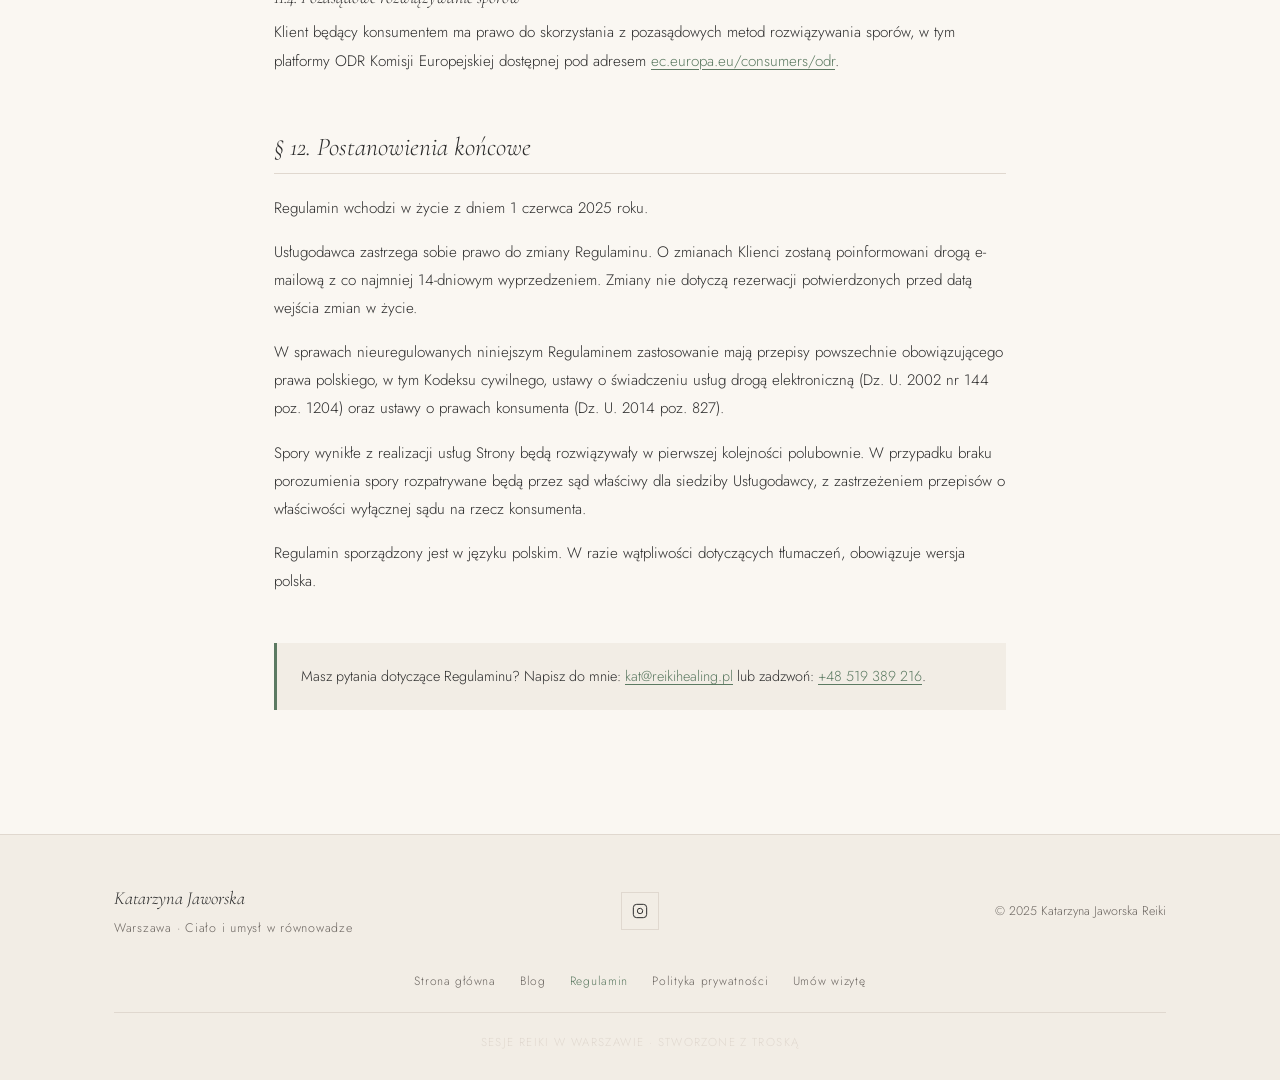
<file: regulamin.html>
<!DOCTYPE html>
<html lang="pl">
<head>
<meta charset="UTF-8">
<meta name="viewport" content="width=device-width, initial-scale=1.0">
<title>Regulamin | Katarzyna Jaworska Reiki Warszawa</title>
<meta name="description" content="Regulamin świadczenia usług sesji Reiki przez Katarzynę Jaworską. Zasady rezerwacji, odwoływania sesji, płatności online oraz ochrony danych osobowych.">
<link rel="preconnect" href="https://fonts.googleapis.com">
<link rel="preconnect" href="https://fonts.gstatic.com" crossorigin>
<link href="https://fonts.googleapis.com/css2?family=Cormorant+Garamond:ital,wght@0,300;0,400;1,300;1,400&family=Jost:wght@300;400&display=swap" rel="stylesheet">
<link rel="canonical" href="https://reikihealing.pl/regulamin.html">
<link rel="icon" href="favicon.svg" type="image/svg+xml">

<style>
/* ── Color system ── */
:root {
  --color-bg: #FAF7F2;
  --color-bg-card: #F2EDE5;
  --color-text: #2C2C2C;
  --color-text-light: #6B6560;
  --color-accent: #5C7A62;
  --color-gold: #B89A5E;
  --color-border: #E0D8CF;
}

*, *::before, *::after { box-sizing: border-box; margin: 0; padding: 0; }
html { scroll-behavior: smooth; }

body {
  font-family: 'Jost', sans-serif;
  font-weight: 300;
  background: var(--color-bg);
  color: var(--color-text);
  line-height: 1.7;
  overflow-x: hidden;
}

h1, h2, h3 {
  font-family: 'Cormorant Garamond', serif;
  font-weight: 300;
  line-height: 1.25;
}

img { display: block; max-width: 100%; }
a { color: inherit; text-decoration: none; }

.container {
  width: 100%;
  max-width: 1100px;
  margin: 0 auto;
  padding: 0 24px;
}

/* ── Navigation ── */
.nav {
  position: sticky;
  top: 0;
  z-index: 50;
  background: var(--color-bg);
  border-bottom: 1px solid var(--color-border);
  padding: 18px 0;
}

.nav .container {
  display: flex;
  align-items: center;
  justify-content: space-between;
  gap: 16px;
}

.nav-logo {
  font-family: 'Cormorant Garamond', serif;
  font-style: italic;
  font-size: 1.25rem;
  color: var(--color-text);
  white-space: nowrap;
}

.nav-right {
  display: flex;
  align-items: center;
  gap: 28px;
}

.nav-link {
  font-size: 0.8rem;
  letter-spacing: 0.1em;
  text-transform: uppercase;
  color: var(--color-text-light);
  transition: color 0.2s;
}

.nav-link:hover, .nav-link.active { color: var(--color-text); }

.nav-cta {
  font-size: 0.75rem;
  letter-spacing: 0.12em;
  text-transform: uppercase;
  border: 1px solid var(--color-gold);
  color: var(--color-gold);
  padding: 9px 20px;
  transition: background 0.2s, color 0.2s;
}

.nav-cta:hover {
  background: var(--color-gold);
  color: #fff;
}

/* ── Page layout ── */
.page-wrap {
  max-width: 780px;
  margin: 0 auto;
  padding: 64px 24px 100px;
}

.back-link {
  display: inline-flex;
  align-items: center;
  gap: 8px;
  font-size: 0.78rem;
  letter-spacing: 0.1em;
  text-transform: uppercase;
  color: var(--color-text-light);
  margin-bottom: 40px;
  transition: color 0.2s;
}

.back-link:hover { color: var(--color-text); }

.back-link svg {
  width: 12px;
  height: 12px;
  fill: none;
  stroke: currentColor;
  stroke-width: 1.5;
  stroke-linecap: round;
  stroke-linejoin: round;
}

.page-label {
  font-size: 0.7rem;
  letter-spacing: 0.2em;
  text-transform: uppercase;
  color: var(--color-accent);
  margin-bottom: 16px;
}

.page-title {
  font-size: clamp(2rem, 5vw, 3rem);
  font-style: italic;
  color: var(--color-text);
  margin-bottom: 12px;
  line-height: 1.15;
}

.page-meta {
  font-size: 0.82rem;
  color: var(--color-text-light);
  margin-bottom: 48px;
  padding-bottom: 32px;
  border-bottom: 1px solid var(--color-border);
}

/* ── Table of contents ── */
.toc {
  background: var(--color-bg-card);
  border: 1px solid var(--color-border);
  padding: 28px 32px;
  margin-bottom: 56px;
}

.toc-title {
  font-family: 'Cormorant Garamond', serif;
  font-size: 1.1rem;
  font-style: italic;
  margin-bottom: 16px;
  color: var(--color-text);
}

.toc ol {
  padding-left: 20px;
}

.toc li {
  font-size: 0.85rem;
  margin-bottom: 6px;
  color: var(--color-text-light);
}

.toc a {
  color: var(--color-text-light);
  transition: color 0.2s;
}

.toc a:hover { color: var(--color-accent); }

/* ── Article body ── */
.page-body {
  font-size: 0.95rem;
  line-height: 1.85;
}

.page-body h2 {
  font-size: 1.6rem;
  font-style: italic;
  color: var(--color-text);
  margin-top: 56px;
  margin-bottom: 20px;
  padding-bottom: 10px;
  border-bottom: 1px solid var(--color-border);
  scroll-margin-top: 80px;
}

.page-body h3 {
  font-size: 1.1rem;
  font-style: italic;
  color: var(--color-text);
  margin-top: 28px;
  margin-bottom: 10px;
}

.page-body p {
  margin-bottom: 16px;
  color: var(--color-text);
}

.page-body ul,
.page-body ol {
  padding-left: 24px;
  margin-bottom: 16px;
}

.page-body li {
  margin-bottom: 8px;
}

.page-body strong {
  font-weight: 400;
  color: var(--color-text);
}

.page-body a {
  color: var(--color-accent);
  text-decoration: underline;
  text-underline-offset: 3px;
}

.page-body a:hover { color: var(--color-gold); }

/* ── Highlight box ── */
.info-box {
  background: var(--color-bg-card);
  border-left: 3px solid var(--color-accent);
  padding: 20px 24px;
  margin: 24px 0;
  font-size: 0.9rem;
}

.info-box.warning {
  border-left-color: var(--color-gold);
}

.info-box p:last-child { margin-bottom: 0; }

/* ── Footer ── */
.footer {
  background: var(--color-bg-card);
  border-top: 1px solid var(--color-border);
  padding: 48px 0 28px;
}

.footer-inner {
  display: grid;
  grid-template-columns: 1fr auto 1fr;
  align-items: center;
  gap: 24px;
  margin-bottom: 32px;
}

.footer-name {
  font-family: 'Cormorant Garamond', serif;
  font-style: italic;
  font-size: 1.15rem;
}

.footer-tagline {
  font-size: 0.78rem;
  color: var(--color-text-light);
  letter-spacing: 0.06em;
  margin-top: 4px;
}

.footer-socials {
  display: flex;
  gap: 12px;
  justify-content: center;
}

.footer-social {
  width: 38px;
  height: 38px;
  border: 1px solid var(--color-border);
  display: flex;
  align-items: center;
  justify-content: center;
  transition: border-color 0.2s, color 0.2s;
}

.footer-social:hover {
  border-color: var(--color-gold);
  color: var(--color-gold);
}

.footer-social svg {
  width: 16px;
  height: 16px;
  fill: none;
  stroke: currentColor;
  stroke-width: 1.5;
}

.footer-copy {
  font-size: 0.78rem;
  color: var(--color-text-light);
  text-align: right;
}

.footer-links {
  display: flex;
  justify-content: center;
  gap: 24px;
  margin-bottom: 20px;
}

.footer-links a {
  font-size: 0.75rem;
  color: var(--color-text-light);
  letter-spacing: 0.06em;
  transition: color 0.2s;
}

.footer-links a:hover, .footer-links a.active { color: var(--color-accent); }

.footer-bottom {
  text-align: center;
  font-size: 0.72rem;
  color: var(--color-border);
  letter-spacing: 0.12em;
  text-transform: uppercase;
  padding-top: 20px;
  border-top: 1px solid var(--color-border);
}

@media (max-width: 640px) {
  .nav-right { gap: 16px; }
  .nav-link { display: none; }
  .footer-inner { grid-template-columns: 1fr; text-align: center; gap: 16px; }
  .footer-copy { text-align: center; }
  .page-wrap { padding: 40px 20px 72px; }
  .toc { padding: 20px; }
}
</style>
</head>
<body>

<nav class="nav">
  <div class="container">
    <a href="index.html" class="nav-logo">Katarzyna Jaworska | Reiki</a>
    <div class="nav-right">
      <a href="index.html" class="nav-link">Strona główna</a>
      <a href="blog.html" class="nav-link">Blog</a>
      <a href="index.html#booking" class="nav-cta">Umów wizytę</a>
    </div>
  </div>
</nav>

<div class="container">
  <div class="page-wrap">

    <a href="index.html" class="back-link">
      <svg viewBox="0 0 12 12"><path d="M10 6H2M6 2L2 6l4 4"/></svg>
      Strona główna
    </a>

    <p class="page-label">Dokumenty prawne</p>
    <h1 class="page-title">Regulamin świadczenia usług</h1>
    <p class="page-meta">Obowiązuje od 1 czerwca 2025 · Katarzyna Jaworska Reiki · Warszawa</p>

    <nav class="toc" aria-label="Spis treści">
      <div class="toc-title">Spis treści</div>
      <ol>
        <li><a href="#postanowienia-ogolne">Postanowienia ogólne</a></li>
        <li><a href="#definicje">Definicje</a></li>
        <li><a href="#rezerwacja">Rezerwacja sesji</a></li>
        <li><a href="#odwolanie">Odwołanie i zmiana terminu</a></li>
        <li><a href="#platnosci">Płatności online</a></li>
        <li><a href="#przebieg-sesji">Przebieg sesji i obowiązki Klienta</a></li>
        <li><a href="#przeciwwskazania">Przeciwwskazania zdrowotne</a></li>
        <li><a href="#maloletni">Osoby niepełnoletnie</a></li>
        <li><a href="#odpowiedzialnosc">Odpowiedzialność</a></li>
        <li><a href="#rodo">Ochrona danych osobowych (RODO)</a></li>
        <li><a href="#reklamacje">Reklamacje i zwroty</a></li>
        <li><a href="#postanowienia-koncowe">Postanowienia końcowe</a></li>
      </ol>
    </nav>

    <div class="page-body">

      <!-- §1 -->
      <h2 id="postanowienia-ogolne">§ 1. Postanowienia ogólne</h2>
      <p>Niniejszy Regulamin określa zasady korzystania z usług sesji Reiki świadczonych przez <strong>Katarzynę Jaworską</strong> prowadzącą działalność pod nazwą <strong>eKreacje Katarzyna Jaworska</strong>, NIP: 8121774118, adres rejestrowy: ul. Stanisława Mikołajczyka 5a, 35-506 Rzesżów, zwaną dalej „Usługodawcą".</p>
      <p>Dane kontaktowe Usługodawcy:</p>
      <ul>
        <li>Adres e-mail: <a href="mailto:kat@reikihealing.pl">kat@reikihealing.pl</a></li>
        <li>Telefon / WhatsApp: <a href="tel:+48519389216">+48 519 389 216</a></li>
        <li>Strona internetowa: <a href="https://reikihealing.pl">reikihealing.pl</a></li>
      </ul>
      <p>Każda osoba dokonująca rezerwacji sesji (dalej: „Klient") oświadcza, że zapoznała się z niniejszym Regulaminem i akceptuje jego postanowienia. Rezerwacja sesji jest równoznaczna z akceptacją Regulaminu.</p>
      <p>Regulamin jest udostępniony bezpłatnie pod adresem <a href="https://reikihealing.pl/regulamin.html">reikihealing.pl/regulamin.html</a> i może być pobrany w formie pliku PDF na żądanie Klienta.</p>

      <!-- §2 -->
      <h2 id="definicje">§ 2. Definicje</h2>
      <ul>
        <li><strong>Sesja Reiki</strong> – zabieg z zakresu energetycznych technik wspierania dobrostanu, polegający na delikatnym ułożeniu dłoni na ciele Klienta lub nad nim.</li>
        <li><strong>Rezerwacja</strong> – potwierdzony zapis Klienta na konkretny termin sesji.</li>
        <li><strong>Przelewy24</strong> – system płatności elektronicznych obsługiwany przez PayPro S.A. z siedzibą w Poznaniu (ul. Pastelowa 8, 60-198 Poznań), za pośrednictwem którego realizowane są płatności online.</li>
        <li><strong>Opłata za sesję</strong> – cena usługi widoczna w cenniku na stronie oraz w formularzu rezerwacji.</li>
        <li><strong>Anulowanie</strong> – odwołanie przez Klienta potwierdzonej rezerwacji.</li>
        <li><strong>No-show</strong> – niestawienie się Klienta na sesję bez uprzedniego anulowania rezerwacji.</li>
      </ul>

      <!-- §3 -->
      <h2 id="rezerwacja">§ 3. Rezerwacja sesji</h2>
      <p>Rezerwacji sesji można dokonać:</p>
      <ul>
        <li>przez formularz online dostępny na stronie <a href="https://reikihealing.pl/#booking">reikihealing.pl</a>,</li>
        <li>telefonicznie lub przez WhatsApp pod numerem +48 519 389 216,</li>
        <li>drogą e-mailową na adres <a href="mailto:kat@reikihealing.pl">kat@reikihealing.pl</a>.</li>
      </ul>
      <p>Rezerwacja jest wiążąca z chwilą:</p>
      <ul>
        <li>zaksięgowania płatności online (w przypadku płatności przez Przelewy24), lub</li>
        <li>potwierdzenia rezerwacji przez Usługodawcę drogą e-mailową lub SMS (w przypadku rezerwacji bez przedpłaty).</li>
      </ul>
      <p>Potwierdzenie rezerwacji zawiera: datę i godzinę sesji, rodzaj sesji, miejsce oraz podsumowanie ceny.</p>
      <p>W przypadku braku możliwości realizacji sesji w zarezerwowanym terminie Usługodawca niezwłocznie poinformuje Klienta i zaproponuje alternatywny termin lub zwrot wpłaconej kwoty.</p>

      <!-- §4 -->
      <h2 id="odwolanie">§ 4. Odwołanie i zmiana terminu</h2>

      <div class="info-box">
        <p><strong>Bezpłatne odwołanie lub zmiana terminu</strong> jest możliwa najpóźniej na <strong>48 godzin przed</strong> planowaną sesją.</p>
        <p>Odwołanie dokonane w terminie krótszym niż 48 godzin lub niestawienie się na sesję skutkuje naliczeniem opłaty w wysokości <strong>100% ceny sesji</strong>.</p>
      </div>

      <h3>4.1. Odwołanie w terminie ≥ 48 godzin przed sesją</h3>
      <p>Klient ma prawo bezpłatnie odwołać lub zmienić termin sesji, jeżeli poinformuje o tym Usługodawcę co najmniej 48 godzin przed jej rozpoczęciem. Kontakt możliwy jest telefonicznie, przez WhatsApp lub e-mailem. Decyduje godzina odebrania wiadomości przez Usługodawcę.</p>
      <p>W przypadku wcześniejszej płatności online Usługodawca zwróci pełną kwotę na rachunek bankowy Klienta w terminie do 14 dni roboczych lub — według wyboru Klienta — zaksięguje ją jako przedpłatę na kolejną sesję.</p>

      <h3>4.2. Odwołanie w terminie &lt; 48 godzin przed sesją</h3>
      <p>Odwołanie sesji w czasie krótszym niż 48 godzin przed jej planowanym rozpoczęciem skutkuje naliczeniem opłaty w wysokości <strong>100% ceny sesji</strong>. Opłata ta pokrywa rezerwację czasu terapeutki oraz koszty organizacyjne, których nie jest możliwe odzyskanie przy tak krótkim wyprzedzeniu.</p>
      <p>Jeżeli Klient dokonał przedpłaty, kwota nie zostaje zwrócona. Jeżeli płatność nie została uiszczona, Klient zobowiązany jest do zapłaty równowartości ceny odwołanej sesji w terminie 7 dni.</p>

      <h3>4.3. No-show (niestawienie się bez odwołania)</h3>
      <p>Niestawienie się na sesję bez uprzedniego odwołania traktowane jest jak odwołanie w terminie krótszym niż 48 godzin i skutkuje naliczeniem opłaty w wysokości <strong>100% ceny sesji</strong>.</p>

      <h3>4.4. Wyjątki od zasady opłaty za anulowanie</h3>
      <p>Usługodawca może odstąpić od naliczenia opłaty za anulowanie w przypadku udokumentowanych zdarzeń losowych (np. nagła choroba, wypadek, nagła hospitalizacja), pod warunkiem niezwłocznego poinformowania Usługodawcy i dostarczenia stosownego zaświadczenia. Decyzja o odstąpieniu od opłaty należy wyłącznie do Usługodawcy i podejmowana jest indywidualnie.</p>

      <!-- §5 -->
      <h2 id="platnosci">§ 5. Płatności online</h2>

      <h3>5.1. Formy płatności</h3>
      <p>Usługodawca przyjmuje następujące formy płatności:</p>
      <ul>
        <li>płatność online za pośrednictwem systemu <strong>Przelewy24</strong> (karty płatnicze, BLIK, szybkie przelewy bankowe),</li>
        <li>przelew bankowy na numer konta podany w potwierdzeniu rezerwacji,</li>
        <li>gotówka lub karta płatnicza w miejscu świadczenia usługi (o ile Usługodawca to umożliwia).</li>
      </ul>

      <h3>5.2. Płatność przez Przelewy24</h3>
      <p>Operatorem systemu płatności online jest <strong>PayPro S.A.</strong> z siedzibą w Poznaniu (ul. Pastelowa 8, 60-198 Poznań), wpisana do Rejestru Przedsiębiorców KRS pod numerem 0000347935, wpisana do rejestru krajowych instytucji płatniczych prowadzonego przez Komisję Nadzoru Finansowego pod numerem IP24/2014.</p>
      <p>Transakcja płatnicza realizowana jest bezpośrednio na platformie Przelewy24. Usługodawca nie przechowuje danych kart płatniczych ani innych danych uwierzytelniających. Dane te są przetwarzane wyłącznie przez PayPro S.A. zgodnie z jej regulaminem i polityką prywatności dostępną na stronie <a href="https://www.przelewy24.pl/regulamin" target="_blank" rel="noopener">przelewy24.pl/regulamin</a>.</p>

      <h3>5.3. Bezpieczeństwo transakcji</h3>
      <p>Wszystkie transakcje są szyfrowane protokołem SSL/TLS. Usługodawca stosuje mechanizm weryfikacji transakcji (weryfikacja po stronie serwera) w celu potwierdzenia każdej płatności przed realizacją rezerwacji.</p>

      <h3>5.4. Potwierdzenie płatności</h3>
      <p>Po pomyślnym zaksięgowaniu płatności Klient otrzymuje potwierdzenie rezerwacji na podany adres e-mail. Jeżeli potwierdzenie nie dotarło w ciągu 30 minut, prosimy o kontakt pod adresem <a href="mailto:kat@reikihealing.pl">kat@reikihealing.pl</a>.</p>

      <h3>5.5. Ceny</h3>
      <p>Ceny sesji podane na stronie są cenami brutto wyrażonymi w polskich złotych (PLN) i zawierają wszelkie należne podatki. Usługodawca zastrzega sobie prawo do zmiany cennika z zachowaniem 14-dniowego okresu uprzedzenia, przy czym zmiany cen nie dotyczą rezerwacji już potwierdzonych.</p>

      <h3>5.6. Faktury</h3>
      <p>Na życzenie Klienta Usługodawca wystawia fakturę VAT lub rachunek. Prośbę o wystawienie dokumentu należy zgłosić najpóźniej w dniu realizacji sesji.</p>

      <!-- §6 -->
      <h2 id="przebieg-sesji">§ 6. Przebieg sesji i obowiązki Klienta</h2>
      <p>Klient zobowiązany jest do:</p>
      <ul>
        <li>przybycia na sesję punktualnie — spóźnienie skraca czas sesji bez zmiany ceny,</li>
        <li>poinformowania Usługodawcy przed sesją o wszelkich stanach zdrowia, ciąży, przyjmowanych lekach oraz wcześniejszych urazach lub schorzeniach,</li>
        <li>zachowania w miejscu sesji spokoju i poszanowania komfortu innych osób,</li>
        <li>nieprzybycia na sesję pod wpływem alkoholu, narkotyków lub innych substancji psychoaktywnych.</li>
      </ul>
      <p>Usługodawca ma prawo odmówić przeprowadzenia sesji lub przerwać ją w każdej chwili, jeżeli stan Klienta lub jego zachowanie stwarza zagrożenie dla Klienta lub Usługodawcy. W takim przypadku opłata za sesję nie jest zwracana.</p>
      <p>Sesja Reiki nie stanowi porady medycznej, psychologicznej ani psychiatrycznej i nie zastępuje leczenia konwencjonalnego. Reiki jest metodą uzupełniającą dobrostanu i relaksacji.</p>

      <!-- §7 -->
      <h2 id="przeciwwskazania">§ 7. Przeciwwskazania zdrowotne</h2>

      <div class="info-box warning">
        <p><strong>Reiki jest bezpieczną metodą uzupełniającą</strong>, jednak przed sesją należy poinformować terapeutkę o stanie swojego zdrowia. W przypadku poważnych schorzeń zalecana jest konsultacja z lekarzem prowadzącym.</p>
      </div>

      <p>Sesja Reiki jest generalnie bezpieczna dla wszystkich. Usługodawca zaleca jednak wcześniejszą konsultację lekarską w przypadku:</p>
      <ul>
        <li>aktywnych chorób nowotworowych w trakcie radioterapii lub chemioterapii,</li>
        <li>zaburzeń psychotycznych lub schizofrenii w fazie ostrej,</li>
        <li>ostrego stanu zapalnego wymagającego leczenia medycznego,</li>
        <li>ciąży o podwyższonym ryzyku (szczegółowe zasady sesji w ciąży określa odrębna informacja dostępna na stronie).</li>
      </ul>
      <p>Klient ponosi odpowiedzialność za poinformowanie Usługodawcy o wszelkich schorzeniach i stanach zdrowia, które mogą mieć wpływ na przebieg sesji. Zatajenie istotnych informacji zdrowotnych zwalnia Usługodawcę z odpowiedzialności za ewentualne skutki sesji.</p>

      <!-- §8 -->
      <h2 id="maloletni">§ 8. Osoby niepełnoletnie</h2>
      <p>Sesje dla osób poniżej 18. roku życia wymagają pisemnej zgody rodzica lub opiekuna prawnego. Opiekun prawny musi być obecny podczas sesji lub złożyć pisemne oświadczenie o wyrażeniu zgody i zrzeczeniu się roszczeń, dostarczone przed sesją.</p>
      <p>Sesje dla dzieci poniżej 12. roku życia odbywają się wyłącznie w obecności rodzica lub opiekuna prawnego. Czas trwania sesji dla dzieci dostosowywany jest indywidualnie.</p>

      <!-- §9 -->
      <h2 id="odpowiedzialnosc">§ 9. Odpowiedzialność</h2>
      <p>Usługodawca zobowiązuje się do świadczenia usług z należytą starannością, zgodnie z posiadanymi kwalifikacjami i aktualną wiedzą z zakresu Reiki.</p>
      <p>Usługodawca nie ponosi odpowiedzialności za:</p>
      <ul>
        <li>skutki zatajenia przez Klienta informacji o stanie zdrowia,</li>
        <li>skutki naruszenia przez Klienta zaleceń zdrowotnych lekarza prowadzącego,</li>
        <li>rzeczy osobiste Klienta pozostawione w miejscu sesji,</li>
        <li>brak oczekiwanych przez Klienta efektów sesji — Reiki jest metodą holistyczną, a indywidualne rezultaty mogą się różnić,</li>
        <li>przerwy w dostępności systemu Przelewy24 lub inne awarie techniczne leżące po stronie operatora płatności.</li>
      </ul>
      <p>Usługodawca nie daje gwarancji wyleczenia jakichkolwiek schorzeń. Reiki jest praktyką wspierającą dobrostan, a nie medyczną metodą leczenia.</p>
      <p>Odpowiedzialność Usługodawcy z tytułu niewykonania lub nienależytego wykonania usługi ograniczona jest do wysokości opłaconej przez Klienta ceny sesji.</p>

      <!-- §10 -->
      <h2 id="rodo">§ 10. Ochrona danych osobowych (RODO)</h2>

      <h3>10.1. Administrator danych</h3>
      <p>Administratorem danych osobowych Klientów jest Katarzyna Jaworska prowadząca działalność pod nazwą Katarzyna Jaworska Reiki, z siedzibą w Warszawie. Kontakt: <a href="mailto:kat@reikihealing.pl">kat@reikihealing.pl</a>.</p>

      <h3>10.2. Cel i podstawa przetwarzania</h3>
      <p>Dane osobowe (imię, nazwisko, adres e-mail, numer telefonu) zbierane są w celu:</p>
      <ul>
        <li>realizacji i potwierdzenia rezerwacji — podstawa: wykonanie umowy (art. 6 ust. 1 lit. b RODO),</li>
        <li>wystawienia faktur i dokumentacji finansowej — podstawa: obowiązek prawny (art. 6 ust. 1 lit. c RODO),</li>
        <li>kontaktu w sprawie sesji i wysyłania potwierdzeń — podstawa: wykonanie umowy,</li>
        <li>wysyłania informacji o usługach i ofertach (newsletter) — podstawa: zgoda Klienta (art. 6 ust. 1 lit. a RODO); zgoda może być wycofana w dowolnym momencie.</li>
      </ul>

      <h3>10.3. Prawa Klienta</h3>
      <p>Klientowi przysługuje prawo do: dostępu do swoich danych, ich sprostowania, usunięcia, ograniczenia przetwarzania, przenoszenia danych oraz wniesienia sprzeciwu wobec przetwarzania. Żądania należy kierować na adres: <a href="mailto:kat@reikihealing.pl">kat@reikihealing.pl</a>.</p>
      <p>Klient ma prawo wniesienia skargi do Prezesa Urzędu Ochrony Danych Osobowych (ul. Stawki 2, 00-193 Warszawa, <a href="https://uodo.gov.pl" target="_blank" rel="noopener">uodo.gov.pl</a>).</p>

      <h3>10.4. Przechowywanie danych</h3>
      <p>Dane przetwarzane na podstawie umowy przechowywane są przez czas trwania współpracy i 5 lat po jej zakończeniu (ze względu na przepisy podatkowe). Dane przetwarzane na podstawie zgody — do czasu jej wycofania.</p>

      <h3>10.5. Przekazywanie danych</h3>
      <p>Dane Klientów nie są sprzedawane ani udostępniane osobom trzecim, z wyjątkiem operatora płatności PayPro S.A. (Przelewy24) w zakresie niezbędnym do realizacji transakcji, podmiotów świadczących usługi IT (hosting, e-mail) — wyłącznie na podstawie umów powierzenia danych — oraz organów państwowych, jeżeli wynika to z obowiązku prawnego.</p>

      <!-- §11 -->
      <h2 id="reklamacje">§ 11. Reklamacje i zwroty</h2>

      <h3>11.1. Termin składania reklamacji</h3>
      <p>Zgodnie z art. 43a i następnymi ustawy z dnia 30 maja 2014 r. o prawach konsumenta (Dz. U. 2014 poz. 827 ze zm.) Klient będący konsumentem ma prawo złożyć reklamację w terminie <strong>2 lat</strong> od daty wykonania usługi (sesji Reiki).</p>
      <p>Reklamacje dotyczące świadczonych usług należy zgłaszać pisemnie na adres e-mail <a href="mailto:kat@reikihealing.pl">kat@reikihealing.pl</a> lub listownie na adres Usługodawcy.</p>
      <p>Reklamacja powinna zawierać: imię i nazwisko Klienta, datę sesji, opis problemu oraz oczekiwany sposób rozstrzygnięcia.</p>

      <h3>11.2. Rozpatrzenie reklamacji</h3>
      <p>Usługodawca rozpatruje reklamację w terminie 14 dni od jej otrzymania i informuje Klienta o sposobie jej rozstrzygnięcia drogą e-mailową.</p>

      <h3>11.3. Zwroty</h3>
      <p>Zwrot płatności przysługuje Klientowi w przypadku:</p>
      <ul>
        <li>odwołania sesji przez Usługodawcę — zwrot 100% opłaconej kwoty,</li>
        <li>odwołania przez Klienta z zachowaniem 48-godzinnego wyprzedzenia — zwrot 100% opłaconej kwoty,</li>
        <li>uznania reklamacji przez Usługodawcę.</li>
      </ul>
      <p>Zwroty realizowane są przelewem bankowym lub za pośrednictwem Przelewy24 w terminie do 14 dni roboczych.</p>

      <h3>11.4. Pozasądowe rozwiązywanie sporów</h3>
      <p>Klient będący konsumentem ma prawo do skorzystania z pozasądowych metod rozwiązywania sporów, w tym platformy ODR Komisji Europejskiej dostępnej pod adresem <a href="https://ec.europa.eu/consumers/odr" target="_blank" rel="noopener">ec.europa.eu/consumers/odr</a>.</p>

      <!-- §12 -->
      <h2 id="postanowienia-koncowe">§ 12. Postanowienia końcowe</h2>
      <p>Regulamin wchodzi w życie z dniem 1 czerwca 2025 roku.</p>
      <p>Usługodawca zastrzega sobie prawo do zmiany Regulaminu. O zmianach Klienci zostaną poinformowani drogą e-mailową z co najmniej 14-dniowym wyprzedzeniem. Zmiany nie dotyczą rezerwacji potwierdzonych przed datą wejścia zmian w życie.</p>
      <p>W sprawach nieuregulowanych niniejszym Regulaminem zastosowanie mają przepisy powszechnie obowiązującego prawa polskiego, w tym Kodeksu cywilnego, ustawy o świadczeniu usług drogą elektroniczną (Dz. U. 2002 nr 144 poz. 1204) oraz ustawy o prawach konsumenta (Dz. U. 2014 poz. 827).</p>
      <p>Spory wynikłe z realizacji usług Strony będą rozwiązywały w pierwszej kolejności polubownie. W przypadku braku porozumienia spory rozpatrywane będą przez sąd właściwy dla siedziby Usługodawcy, z zastrzeżeniem przepisów o właściwości wyłącznej sądu na rzecz konsumenta.</p>
      <p>Regulamin sporządzony jest w języku polskim. W razie wątpliwości dotyczących tłumaczeń, obowiązuje wersja polska.</p>

      <div class="info-box" style="margin-top: 48px;">
        <p>Masz pytania dotyczące Regulaminu? Napisz do mnie: <a href="mailto:kat@reikihealing.pl">kat@reikihealing.pl</a> lub zadzwoń: <a href="tel:+48519389216">+48 519 389 216</a>.</p>
      </div>

    </div><!-- /.page-body -->
  </div><!-- /.page-wrap -->
</div><!-- /.container -->

<footer class="footer" aria-label="Stopka">
  <div class="container">
    <div class="footer-inner">
      <div class="footer-brand">
        <div class="footer-name">Katarzyna Jaworska</div>
        <div class="footer-tagline">Warszawa · Ciało i umysł w równowadze</div>
      </div>
      <div class="footer-socials">
        <a href="https://www.instagram.com/lettinggoofadream/" class="footer-social" aria-label="Instagram" target="_blank" rel="noopener">
          <svg viewBox="0 0 24 24"><rect x="2" y="2" width="20" height="20" rx="5" ry="5"/><path d="M16 11.37A4 4 0 1 1 12.63 8 4 4 0 0 1 16 11.37z"/><line x1="17.5" y1="6.5" x2="17.51" y2="6.5"/></svg>
        </a>
      </div>
      <div class="footer-copy">© 2025 Katarzyna Jaworska Reiki</div>
    </div>
    <div class="footer-links">
      <a href="index.html">Strona główna</a>
      <a href="blog.html">Blog</a>
      <a href="regulamin.html" class="active">Regulamin</a>
      <a href="polityka-prywatnosci.html">Polityka prywatności</a>
      <a href="index.html#booking">Umów wizytę</a>
    </div>
    <div class="footer-bottom">Sesje Reiki w Warszawie · Stworzone z troską</div>
  </div>
</footer>

<script src="cookie-banner.js"></script>
</body>
</html>
</file>
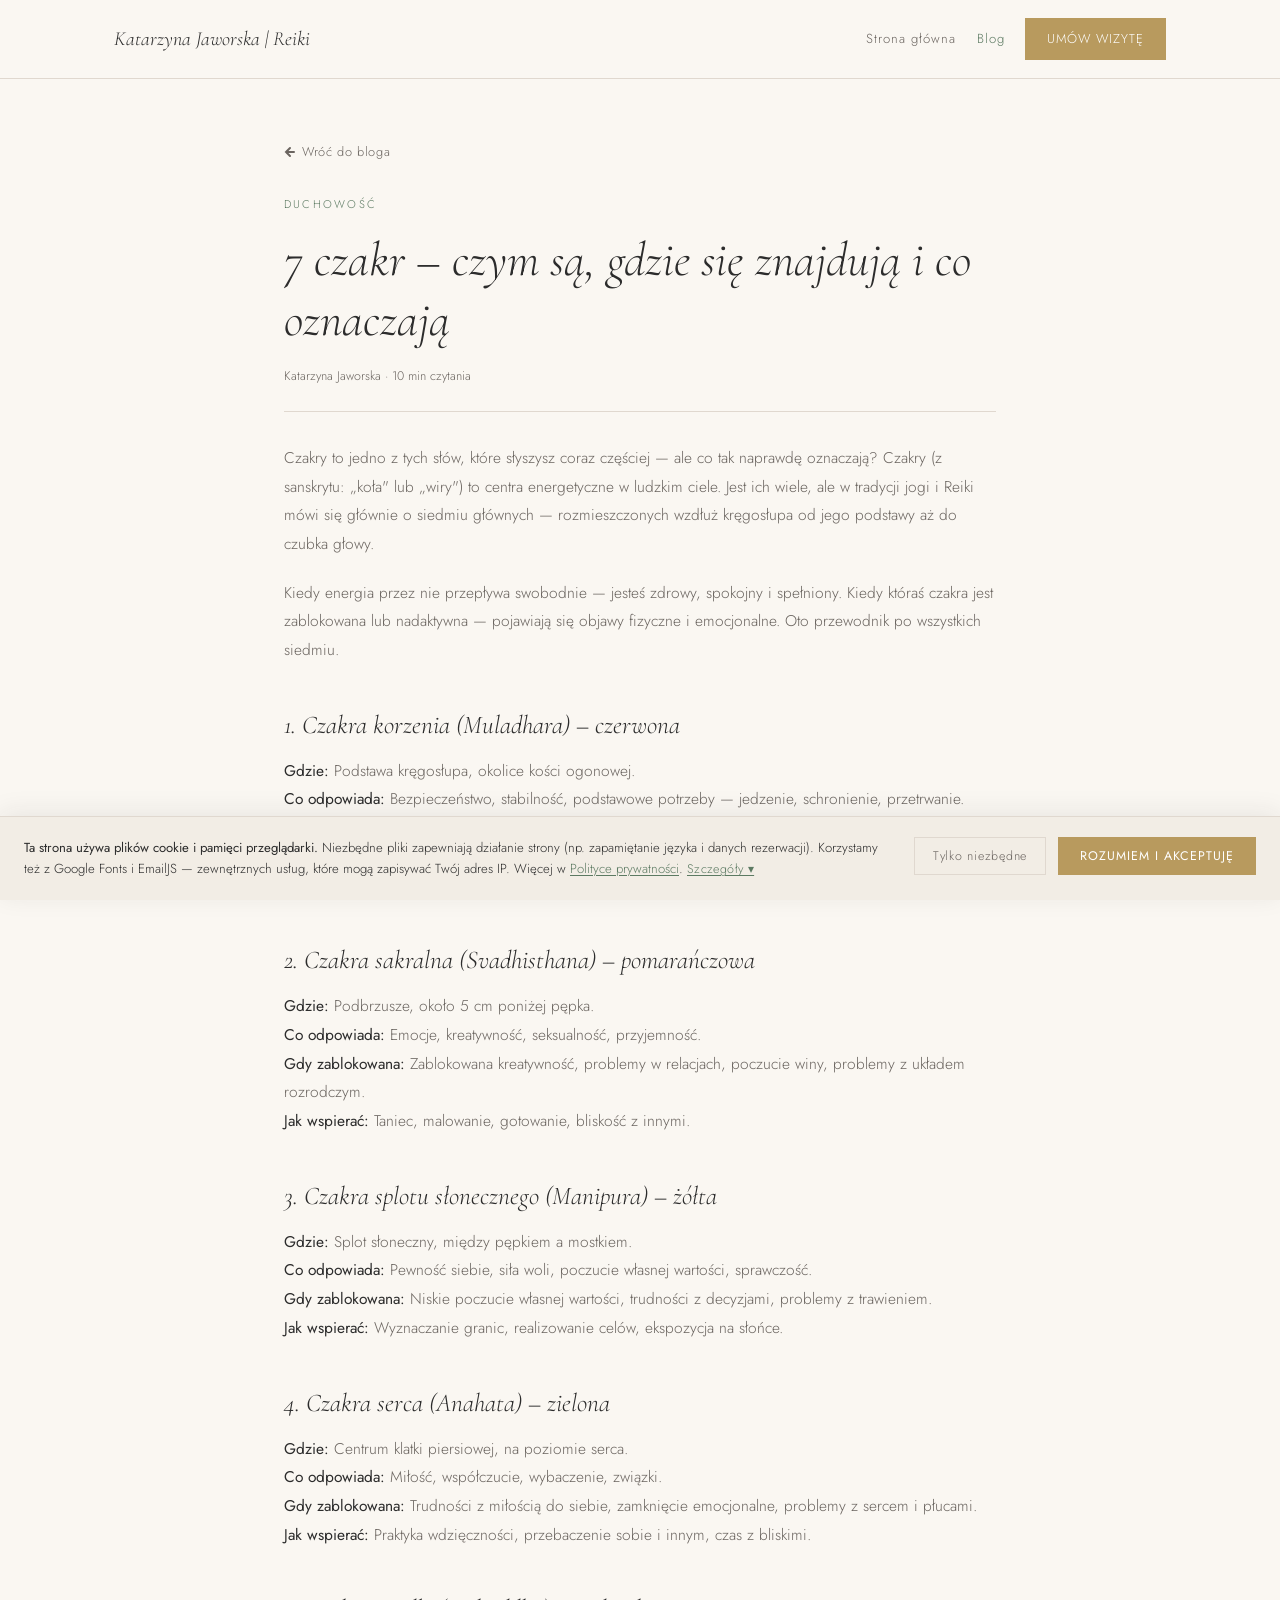
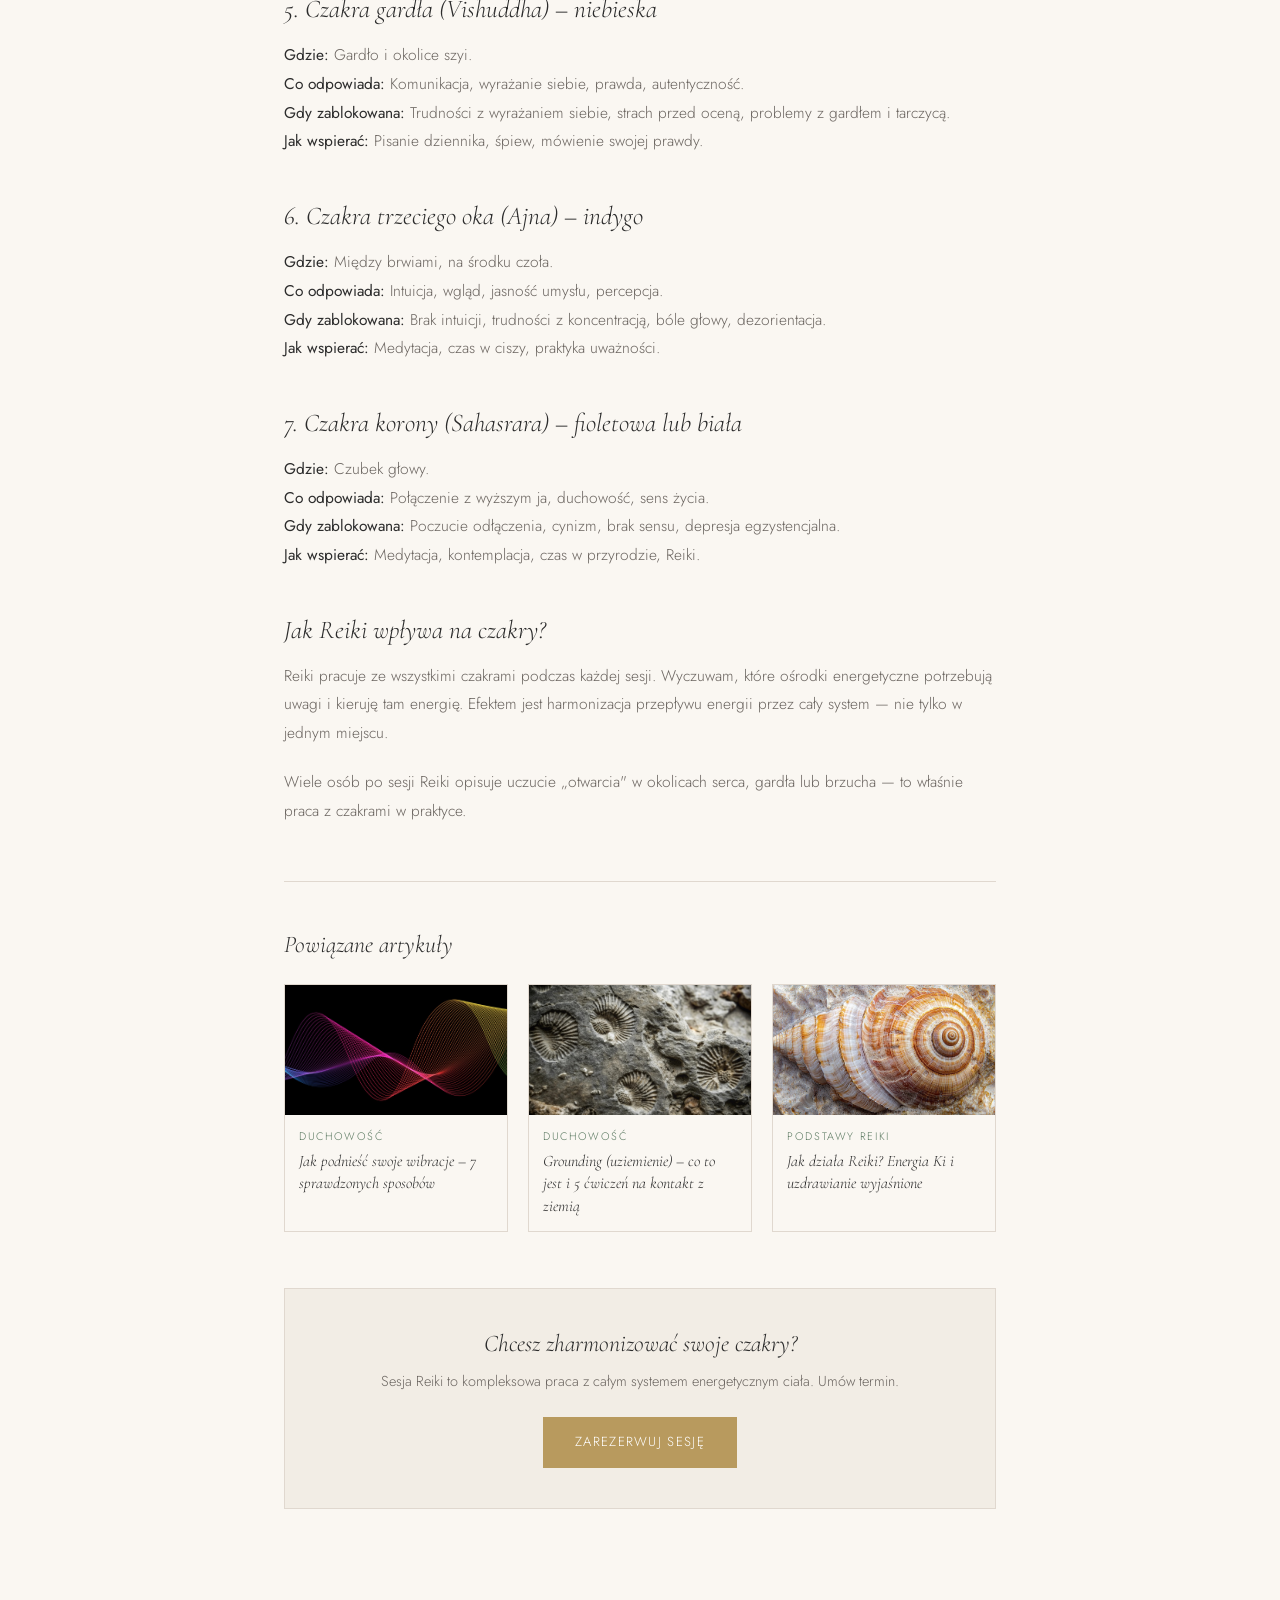
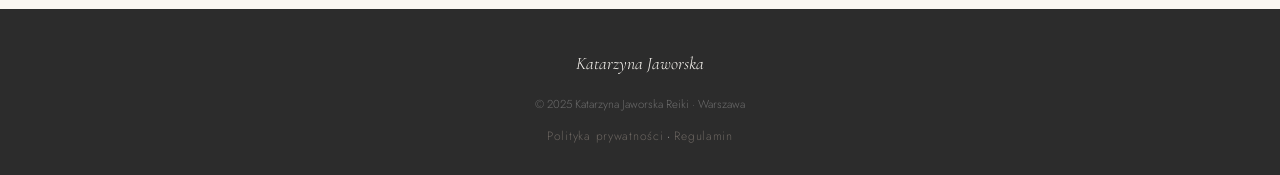
<file: blog/czakry-przewodnik.html>
<!DOCTYPE html>
<html lang="pl">
<head>
<meta charset="UTF-8">
<meta name="viewport" content="width=device-width, initial-scale=1.0">
<title>7 czakr – czym są, gdzie się znajdują i co oznaczają | Katarzyna Jaworska</title>
<meta name="description" content="Poznaj 7 czakr – centra energetyczne w ludzkim ciele. Dowiedz się gdzie się znajdują, co oznaczają, jak je odblokować i jak Reiki wspiera ich równowagę.">
<link rel="preconnect" href="https://fonts.googleapis.com">
<link rel="preconnect" href="https://fonts.gstatic.com" crossorigin>
<link href="https://fonts.googleapis.com/css2?family=Cormorant+Garamond:ital,wght@0,300;0,400;1,300;1,400&family=Jost:wght@300;400&display=swap" rel="stylesheet">
<link rel="stylesheet" href="../blog.css">
<link rel="canonical" href="https://reikihealing.pl/blog/czakry-przewodnik.html">
<link rel="icon" href="../favicon.svg" type="image/svg+xml">
<meta property="og:url" content="https://reikihealing.pl/blog/czakry-przewodnik.html">
<meta property="og:type" content="article">
<meta property="og:image" content="https://reikihealing.pl/abstract-image-peacock-feather-with-water-drop.jpg">
<script type="application/ld+json">
{
  "@context": "https://schema.org",
  "@type": "Article",
  "headline": "7 czakr – czym są, gdzie się znajdują i co oznaczają",
  "description": "Poznaj 7 czakr – centra energetyczne w ludzkim ciele. Dowiedz się gdzie się znajdują, co oznaczają, jak je odblokować i jak Reiki wspiera ich równowagę.",
  "image": "https://reikihealing.pl/abstract-image-peacock-feather-with-water-drop.jpg",
  "author": { "@type": "Person", "name": "Katarzyna Jaworska", "url": "https://reikihealing.pl" },
  "publisher": { "@type": "Organization", "name": "Katarzyna Jaworska Reiki", "url": "https://reikihealing.pl" },
  "datePublished": "2025-03-19",
  "dateModified": "2025-03-19",
  "url": "https://reikihealing.pl/blog/czakry-przewodnik.html",
  "mainEntityOfPage": "https://reikihealing.pl/blog/czakry-przewodnik.html",
  "inLanguage": "pl-PL",
  "articleSection": "Duchowość"
}
</script>
</head>
<body>
<nav class="nav">
  <div class="container">
    <a href="../index.html" class="nav-logo">Katarzyna Jaworska | Reiki</a>
    <div class="nav-right">
      <a href="../index.html" class="nav-link">Strona główna</a>
      <a href="../blog.html" class="nav-link active">Blog</a>
      <a href="../index.html#booking" class="nav-cta">Umów wizytę</a>
    </div>
  </div>
</nav>

<div class="container">
  <div class="article-wrap">
    <a href="../blog.html" class="back-link"><svg viewBox="0 0 12 12"><path d="M10 6H2M6 2L2 6l4 4"/></svg> Wróć do bloga</a>
    <p class="article-cat">Duchowość</p>
    <h1 class="article-title">7 czakr – czym są, gdzie się znajdują i co oznaczają</h1>
    <p class="article-meta">Katarzyna Jaworska · 10 min czytania</p>

    <div class="article-body">
      <p>Czakry to jedno z tych słów, które słyszysz coraz częściej — ale co tak naprawdę oznaczają? Czakry (z sanskrytu: „koła" lub „wiry") to centra energetyczne w ludzkim ciele. Jest ich wiele, ale w tradycji jogi i Reiki mówi się głównie o siedmiu głównych — rozmieszczonych wzdłuż kręgosłupa od jego podstawy aż do czubka głowy.</p>
      <p>Kiedy energia przez nie przepływa swobodnie — jesteś zdrowy, spokojny i spełniony. Kiedy któraś czakra jest zablokowana lub nadaktywna — pojawiają się objawy fizyczne i emocjonalne. Oto przewodnik po wszystkich siedmiu.</p>

      <h2>1. Czakra korzenia (Muladhara) – czerwona</h2>
      <p><strong>Gdzie:</strong> Podstawa kręgosłupa, okolice kości ogonowej.<br>
      <strong>Co odpowiada:</strong> Bezpieczeństwo, stabilność, podstawowe potrzeby — jedzenie, schronienie, przetrwanie.<br>
      <strong>Gdy zablokowana:</strong> Lęk egzystencjalny, problemy finansowe, bóle dolnego odcinka kręgosłupa, chroniczne zmęczenie.<br>
      <strong>Jak wspierać:</strong> Chodzenie boso po trawie, ćwiczenia fizyczne, porządkowanie przestrzeni.</p>

      <h2>2. Czakra sakralna (Svadhisthana) – pomarańczowa</h2>
      <p><strong>Gdzie:</strong> Podbrzusze, około 5 cm poniżej pępka.<br>
      <strong>Co odpowiada:</strong> Emocje, kreatywność, seksualność, przyjemność.<br>
      <strong>Gdy zablokowana:</strong> Zablokowana kreatywność, problemy w relacjach, poczucie winy, problemy z układem rozrodczym.<br>
      <strong>Jak wspierać:</strong> Taniec, malowanie, gotowanie, bliskość z innymi.</p>

      <h2>3. Czakra splotu słonecznego (Manipura) – żółta</h2>
      <p><strong>Gdzie:</strong> Splot słoneczny, między pępkiem a mostkiem.<br>
      <strong>Co odpowiada:</strong> Pewność siebie, siła woli, poczucie własnej wartości, sprawczość.<br>
      <strong>Gdy zablokowana:</strong> Niskie poczucie własnej wartości, trudności z decyzjami, problemy z trawieniem.<br>
      <strong>Jak wspierać:</strong> Wyznaczanie granic, realizowanie celów, ekspozycja na słońce.</p>

      <h2>4. Czakra serca (Anahata) – zielona</h2>
      <p><strong>Gdzie:</strong> Centrum klatki piersiowej, na poziomie serca.<br>
      <strong>Co odpowiada:</strong> Miłość, współczucie, wybaczenie, związki.<br>
      <strong>Gdy zablokowana:</strong> Trudności z miłością do siebie, zamknięcie emocjonalne, problemy z sercem i płucami.<br>
      <strong>Jak wspierać:</strong> Praktyka wdzięczności, przebaczenie sobie i innym, czas z bliskimi.</p>

      <h2>5. Czakra gardła (Vishuddha) – niebieska</h2>
      <p><strong>Gdzie:</strong> Gardło i okolice szyi.<br>
      <strong>Co odpowiada:</strong> Komunikacja, wyrażanie siebie, prawda, autentyczność.<br>
      <strong>Gdy zablokowana:</strong> Trudności z wyrażaniem siebie, strach przed oceną, problemy z gardłem i tarczycą.<br>
      <strong>Jak wspierać:</strong> Pisanie dziennika, śpiew, mówienie swojej prawdy.</p>

      <h2>6. Czakra trzeciego oka (Ajna) – indygo</h2>
      <p><strong>Gdzie:</strong> Między brwiami, na środku czoła.<br>
      <strong>Co odpowiada:</strong> Intuicja, wgląd, jasność umysłu, percepcja.<br>
      <strong>Gdy zablokowana:</strong> Brak intuicji, trudności z koncentracją, bóle głowy, dezorientacja.<br>
      <strong>Jak wspierać:</strong> Medytacja, czas w ciszy, praktyka uważności.</p>

      <h2>7. Czakra korony (Sahasrara) – fioletowa lub biała</h2>
      <p><strong>Gdzie:</strong> Czubek głowy.<br>
      <strong>Co odpowiada:</strong> Połączenie z wyższym ja, duchowość, sens życia.<br>
      <strong>Gdy zablokowana:</strong> Poczucie odłączenia, cynizm, brak sensu, depresja egzystencjalna.<br>
      <strong>Jak wspierać:</strong> Medytacja, kontemplacja, czas w przyrodzie, Reiki.</p>

      <h2>Jak Reiki wpływa na czakry?</h2>
      <p>Reiki pracuje ze wszystkimi czakrami podczas każdej sesji. Wyczuwam, które ośrodki energetyczne potrzebują uwagi i kieruję tam energię. Efektem jest harmonizacja przepływu energii przez cały system — nie tylko w jednym miejscu.</p>
      <p>Wiele osób po sesji Reiki opisuje uczucie „otwarcia" w okolicach serca, gardła lub brzucha — to właśnie praca z czakrami w praktyce.</p>
    </div>

    <div class="related-posts">
      <h3 class="related-title">Powiązane artykuły</h3>
      <div class="related-grid">
        <a href="jak-podniesc-wibracje.html" class="related-card">
          <div class="related-img"><img src="../rainbow_flowing_waves_abstract_banner_design_0507.jpg" alt="Jak podnieść wibracje" loading="lazy"></div>
          <p class="related-cat">Duchowość</p>
          <h4 class="related-card-title">Jak podnieść swoje wibracje – 7 sprawdzonych sposobów</h4>
        </a>
        <a href="grounding-uziemienie.html" class="related-card">
          <div class="related-img"><img src="../rock-with-shells-it-word-fossil-it.jpg" alt="Grounding uziemienie" loading="lazy"></div>
          <p class="related-cat">Duchowość</p>
          <h4 class="related-card-title">Grounding (uziemienie) – co to jest i 5 ćwiczeń na kontakt z ziemią</h4>
        </a>
        <a href="jak-dziala-reiki.html" class="related-card">
          <div class="related-img"><img src="../intricate-closeup-seashell-showcasing-natural-spirals-pastel-tones.jpg" alt="Jak działa Reiki" loading="lazy"></div>
          <p class="related-cat">Podstawy Reiki</p>
          <h4 class="related-card-title">Jak działa Reiki? Energia Ki i uzdrawianie wyjaśnione</h4>
        </a>
      </div>
    </div>

    <div class="article-cta">
      <h3>Chcesz zharmonizować swoje czakry?</h3>
      <p>Sesja Reiki to kompleksowa praca z całym systemem energetycznym ciała. Umów termin.</p>
      <a href="../index.html#booking" class="btn-gold">Zarezerwuj sesję</a>
    </div>
  </div>
</div>

<footer class="footer">
  <div class="container">
    <div class="footer-name">Katarzyna Jaworska</div>
    <div class="footer-copy">© 2025 Katarzyna Jaworska Reiki · Warszawa</div>
    <div style="text-align:center;margin-top:12px;font-size:0.75rem;"><a href="../polityka-prywatnosci.html" style="color:var(--color-text-light,#6B6560);text-decoration:none;letter-spacing:0.06em;">Polityka prywatności</a> · <a href="../regulamin.html" style="color:var(--color-text-light,#6B6560);text-decoration:none;letter-spacing:0.06em;">Regulamin</a></div>
  </div>
</footer>
<script src="../cookie-banner.js"></script>
</body>
</html>
</file>
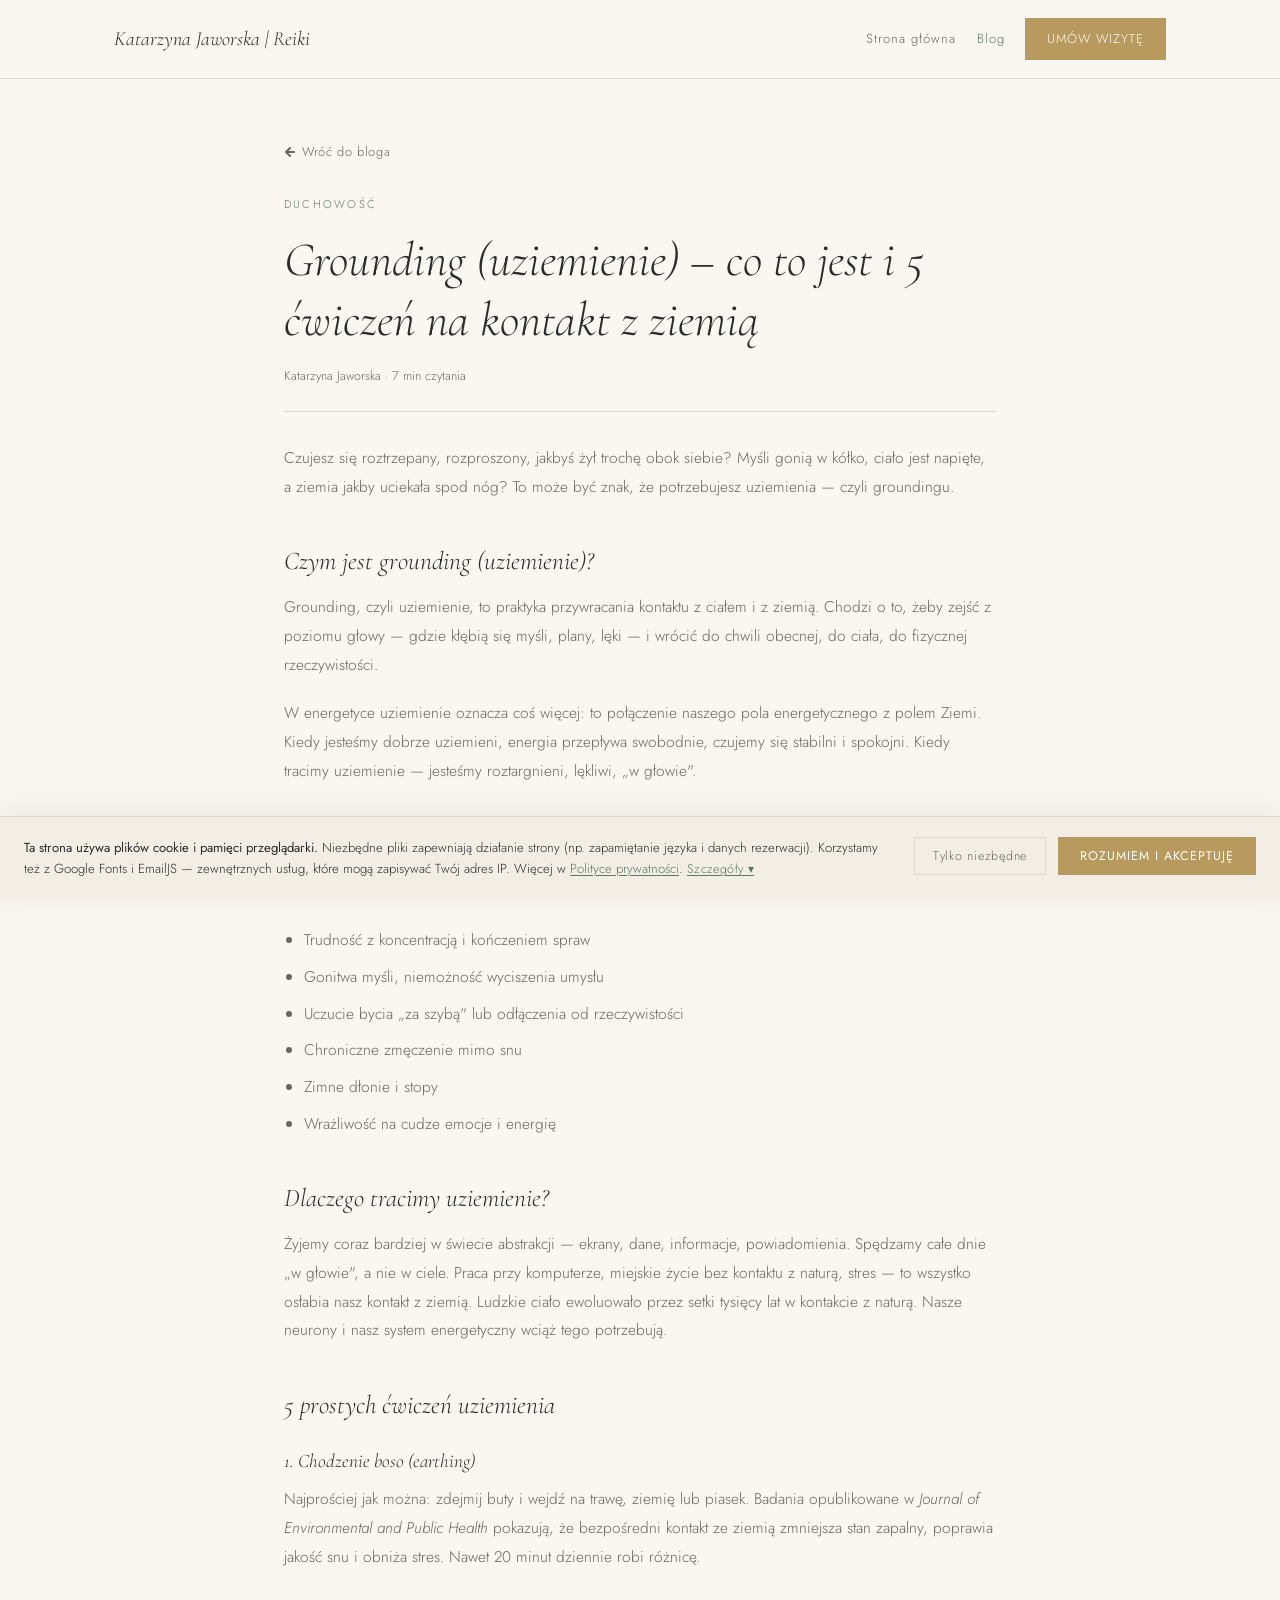
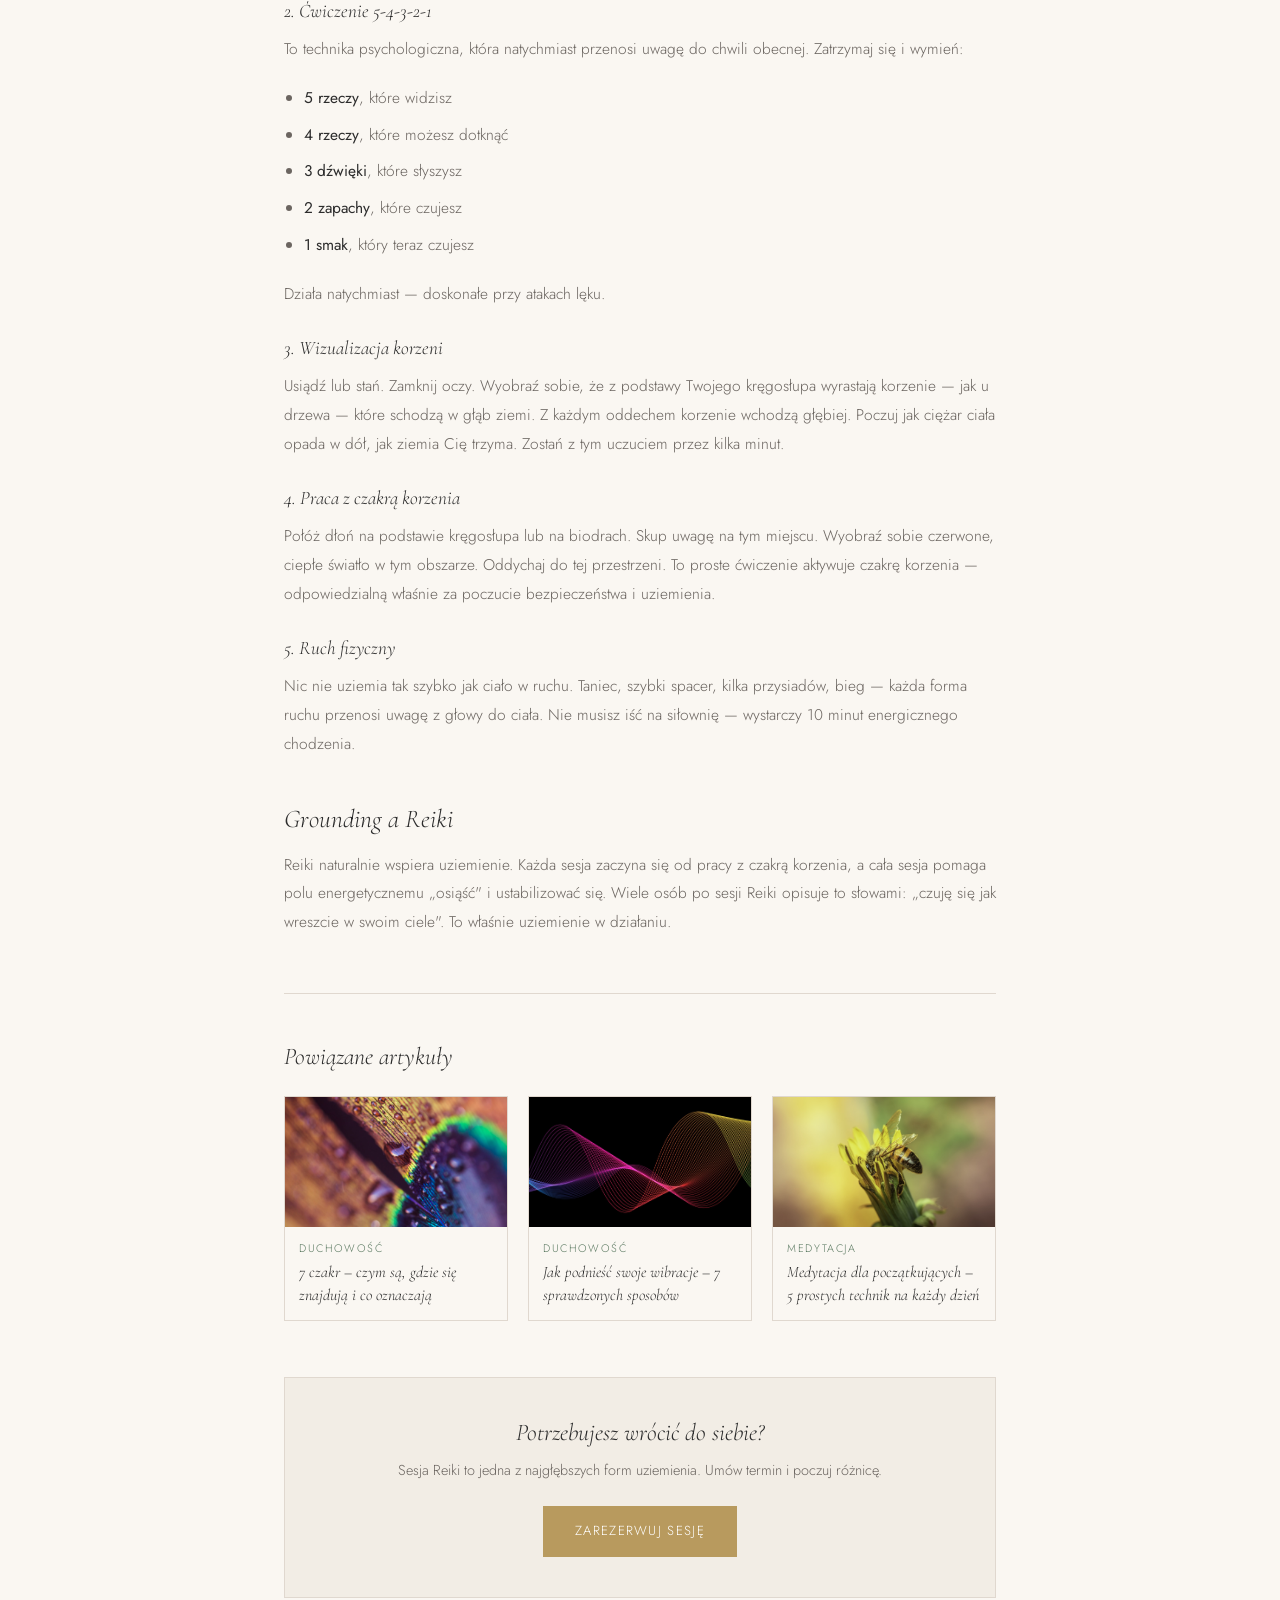
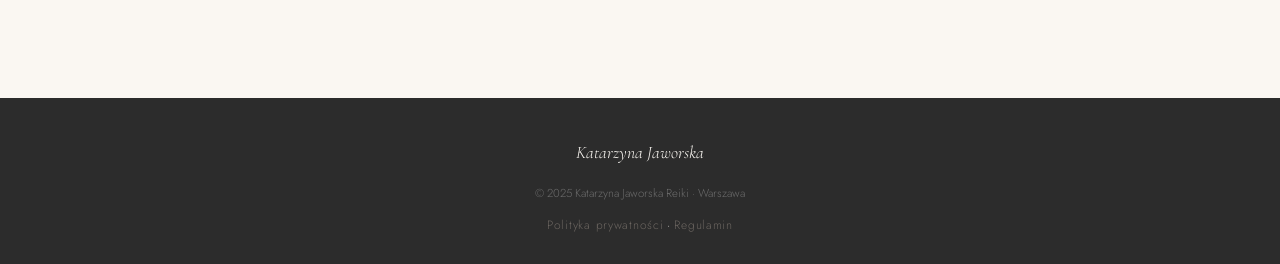
<file: blog/grounding-uziemienie.html>
<!DOCTYPE html>
<html lang="pl">
<head>
<meta charset="UTF-8">
<meta name="viewport" content="width=device-width, initial-scale=1.0">
<title>Grounding (uziemienie) – co to jest i 5 ćwiczeń na kontakt z ziemią | Katarzyna Jaworska</title>
<meta name="description" content="Grounding (uziemienie) – czym jest, dlaczego jest ważne i jak ćwiczyć kontakt z ziemią. 5 prostych technik uziemienia, które możesz stosować codziennie.">
<link rel="preconnect" href="https://fonts.googleapis.com">
<link rel="preconnect" href="https://fonts.gstatic.com" crossorigin>
<link href="https://fonts.googleapis.com/css2?family=Cormorant+Garamond:ital,wght@0,300;0,400;1,300;1,400&family=Jost:wght@300;400&display=swap" rel="stylesheet">
<link rel="stylesheet" href="../blog.css">
<link rel="canonical" href="https://reikihealing.pl/blog/grounding-uziemienie.html">
<link rel="icon" href="../favicon.svg" type="image/svg+xml">
<meta property="og:url" content="https://reikihealing.pl/blog/grounding-uziemienie.html">
<meta property="og:type" content="article">
<meta property="og:image" content="https://reikihealing.pl/rock-with-shells-it-word-fossil-it.jpg">
<script type="application/ld+json">
{
  "@context": "https://schema.org",
  "@type": "Article",
  "headline": "Grounding (uziemienie) – co to jest i 5 ćwiczeń na kontakt z ziemią",
  "description": "Grounding (uziemienie) – czym jest, dlaczego jest ważne i jak ćwiczyć kontakt z ziemią. 5 prostych technik uziemienia, które możesz stosować codziennie.",
  "image": "https://reikihealing.pl/rock-with-shells-it-word-fossil-it.jpg",
  "author": { "@type": "Person", "name": "Katarzyna Jaworska", "url": "https://reikihealing.pl" },
  "publisher": { "@type": "Organization", "name": "Katarzyna Jaworska Reiki", "url": "https://reikihealing.pl" },
  "datePublished": "2025-01-22",
  "dateModified": "2025-01-22",
  "url": "https://reikihealing.pl/blog/grounding-uziemienie.html",
  "mainEntityOfPage": "https://reikihealing.pl/blog/grounding-uziemienie.html",
  "inLanguage": "pl-PL",
  "articleSection": "Duchowość"
}
</script>
</head>
<body>
<nav class="nav">
  <div class="container">
    <a href="../index.html" class="nav-logo">Katarzyna Jaworska | Reiki</a>
    <div class="nav-right">
      <a href="../index.html" class="nav-link">Strona główna</a>
      <a href="../blog.html" class="nav-link active">Blog</a>
      <a href="../index.html#booking" class="nav-cta">Umów wizytę</a>
    </div>
  </div>
</nav>

<div class="container">
  <div class="article-wrap">
    <a href="../blog.html" class="back-link"><svg viewBox="0 0 12 12"><path d="M10 6H2M6 2L2 6l4 4"/></svg> Wróć do bloga</a>
    <p class="article-cat">Duchowość</p>
    <h1 class="article-title">Grounding (uziemienie) – co to jest i 5 ćwiczeń na kontakt z ziemią</h1>
    <p class="article-meta">Katarzyna Jaworska · 7 min czytania</p>

    <div class="article-body">
      <p>Czujesz się roztrzepany, rozproszony, jakbyś żył trochę obok siebie? Myśli gonią w kółko, ciało jest napięte, a ziemia jakby uciekała spod nóg? To może być znak, że potrzebujesz uziemienia — czyli groundingu.</p>

      <h2>Czym jest grounding (uziemienie)?</h2>
      <p>Grounding, czyli uziemienie, to praktyka przywracania kontaktu z ciałem i z ziemią. Chodzi o to, żeby zejść z poziomu głowy — gdzie kłębią się myśli, plany, lęki — i wrócić do chwili obecnej, do ciała, do fizycznej rzeczywistości.</p>
      <p>W energetyce uziemienie oznacza coś więcej: to połączenie naszego pola energetycznego z polem Ziemi. Kiedy jesteśmy dobrze uziemieni, energia przepływa swobodnie, czujemy się stabilni i spokojni. Kiedy tracimy uziemienie — jesteśmy roztargnieni, lękliwi, „w głowie".</p>

      <h2>Objawy słabego uziemienia</h2>
      <p>Rozpoznasz je łatwo:</p>
      <ul>
        <li>Trudność z koncentracją i kończeniem spraw</li>
        <li>Gonitwa myśli, niemożność wyciszenia umysłu</li>
        <li>Uczucie bycia „za szybą" lub odłączenia od rzeczywistości</li>
        <li>Chroniczne zmęczenie mimo snu</li>
        <li>Zimne dłonie i stopy</li>
        <li>Wrażliwość na cudze emocje i energię</li>
      </ul>

      <h2>Dlaczego tracimy uziemienie?</h2>
      <p>Żyjemy coraz bardziej w świecie abstrakcji — ekrany, dane, informacje, powiadomienia. Spędzamy całe dnie „w głowie", a nie w ciele. Praca przy komputerze, miejskie życie bez kontaktu z naturą, stres — to wszystko osłabia nasz kontakt z ziemią. Ludzkie ciało ewoluowało przez setki tysięcy lat w kontakcie z naturą. Nasze neurony i nasz system energetyczny wciąż tego potrzebują.</p>

      <h2>5 prostych ćwiczeń uziemienia</h2>

      <h3>1. Chodzenie boso (earthing)</h3>
      <p>Najprościej jak można: zdejmij buty i wejdź na trawę, ziemię lub piasek. Badania opublikowane w <em>Journal of Environmental and Public Health</em> pokazują, że bezpośredni kontakt ze ziemią zmniejsza stan zapalny, poprawia jakość snu i obniża stres. Nawet 20 minut dziennie robi różnicę.</p>

      <h3>2. Ćwiczenie 5-4-3-2-1</h3>
      <p>To technika psychologiczna, która natychmiast przenosi uwagę do chwili obecnej. Zatrzymaj się i wymień:</p>
      <ul>
        <li><strong>5 rzeczy</strong>, które widzisz</li>
        <li><strong>4 rzeczy</strong>, które możesz dotknąć</li>
        <li><strong>3 dźwięki</strong>, które słyszysz</li>
        <li><strong>2 zapachy</strong>, które czujesz</li>
        <li><strong>1 smak</strong>, który teraz czujesz</li>
      </ul>
      <p>Działa natychmiast — doskonałe przy atakach lęku.</p>

      <h3>3. Wizualizacja korzeni</h3>
      <p>Usiądź lub stań. Zamknij oczy. Wyobraź sobie, że z podstawy Twojego kręgosłupa wyrastają korzenie — jak u drzewa — które schodzą w głąb ziemi. Z każdym oddechem korzenie wchodzą głębiej. Poczuj jak ciężar ciała opada w dół, jak ziemia Cię trzyma. Zostań z tym uczuciem przez kilka minut.</p>

      <h3>4. Praca z czakrą korzenia</h3>
      <p>Połóż dłoń na podstawie kręgosłupa lub na biodrach. Skup uwagę na tym miejscu. Wyobraź sobie czerwone, ciepłe światło w tym obszarze. Oddychaj do tej przestrzeni. To proste ćwiczenie aktywuje czakrę korzenia — odpowiedzialną właśnie za poczucie bezpieczeństwa i uziemienia.</p>

      <h3>5. Ruch fizyczny</h3>
      <p>Nic nie uziemia tak szybko jak ciało w ruchu. Taniec, szybki spacer, kilka przysiadów, bieg — każda forma ruchu przenosi uwagę z głowy do ciała. Nie musisz iść na siłownię — wystarczy 10 minut energicznego chodzenia.</p>

      <h2>Grounding a Reiki</h2>
      <p>Reiki naturalnie wspiera uziemienie. Każda sesja zaczyna się od pracy z czakrą korzenia, a cała sesja pomaga polu energetycznemu „osiąść" i ustabilizować się. Wiele osób po sesji Reiki opisuje to słowami: „czuję się jak wreszcie w swoim ciele". To właśnie uziemienie w działaniu.</p>
    </div>

    <div class="related-posts">
      <h3 class="related-title">Powiązane artykuły</h3>
      <div class="related-grid">
        <a href="czakry-przewodnik.html" class="related-card">
          <div class="related-img"><img src="../abstract-image-peacock-feather-with-water-drop.jpg" alt="7 czakr" loading="lazy"></div>
          <p class="related-cat">Duchowość</p>
          <h4 class="related-card-title">7 czakr – czym są, gdzie się znajdują i co oznaczają</h4>
        </a>
        <a href="jak-podniesc-wibracje.html" class="related-card">
          <div class="related-img"><img src="../rainbow_flowing_waves_abstract_banner_design_0507.jpg" alt="Jak podnieść wibracje" loading="lazy"></div>
          <p class="related-cat">Duchowość</p>
          <h4 class="related-card-title">Jak podnieść swoje wibracje – 7 sprawdzonych sposobów</h4>
        </a>
        <a href="medytacja-dla-poczatkujacych.html" class="related-card">
          <div class="related-img"><img src="../selective-focus-shot-bee-unbloomed-yellow-dandelion.jpg" alt="Medytacja" loading="lazy"></div>
          <p class="related-cat">Medytacja</p>
          <h4 class="related-card-title">Medytacja dla początkujących – 5 prostych technik na każdy dzień</h4>
        </a>
      </div>
    </div>

    <div class="article-cta">
      <h3>Potrzebujesz wrócić do siebie?</h3>
      <p>Sesja Reiki to jedna z najgłębszych form uziemienia. Umów termin i poczuj różnicę.</p>
      <a href="../index.html#booking" class="btn-gold">Zarezerwuj sesję</a>
    </div>
  </div>
</div>

<footer class="footer">
  <div class="container">
    <div class="footer-name">Katarzyna Jaworska</div>
    <div class="footer-copy">© 2025 Katarzyna Jaworska Reiki · Warszawa</div>
    <div style="text-align:center;margin-top:12px;font-size:0.75rem;"><a href="../polityka-prywatnosci.html" style="color:var(--color-text-light,#6B6560);text-decoration:none;letter-spacing:0.06em;">Polityka prywatności</a> · <a href="../regulamin.html" style="color:var(--color-text-light,#6B6560);text-decoration:none;letter-spacing:0.06em;">Regulamin</a></div>
  </div>
</footer>
<script src="../cookie-banner.js"></script>
</body>
</html>
</file>
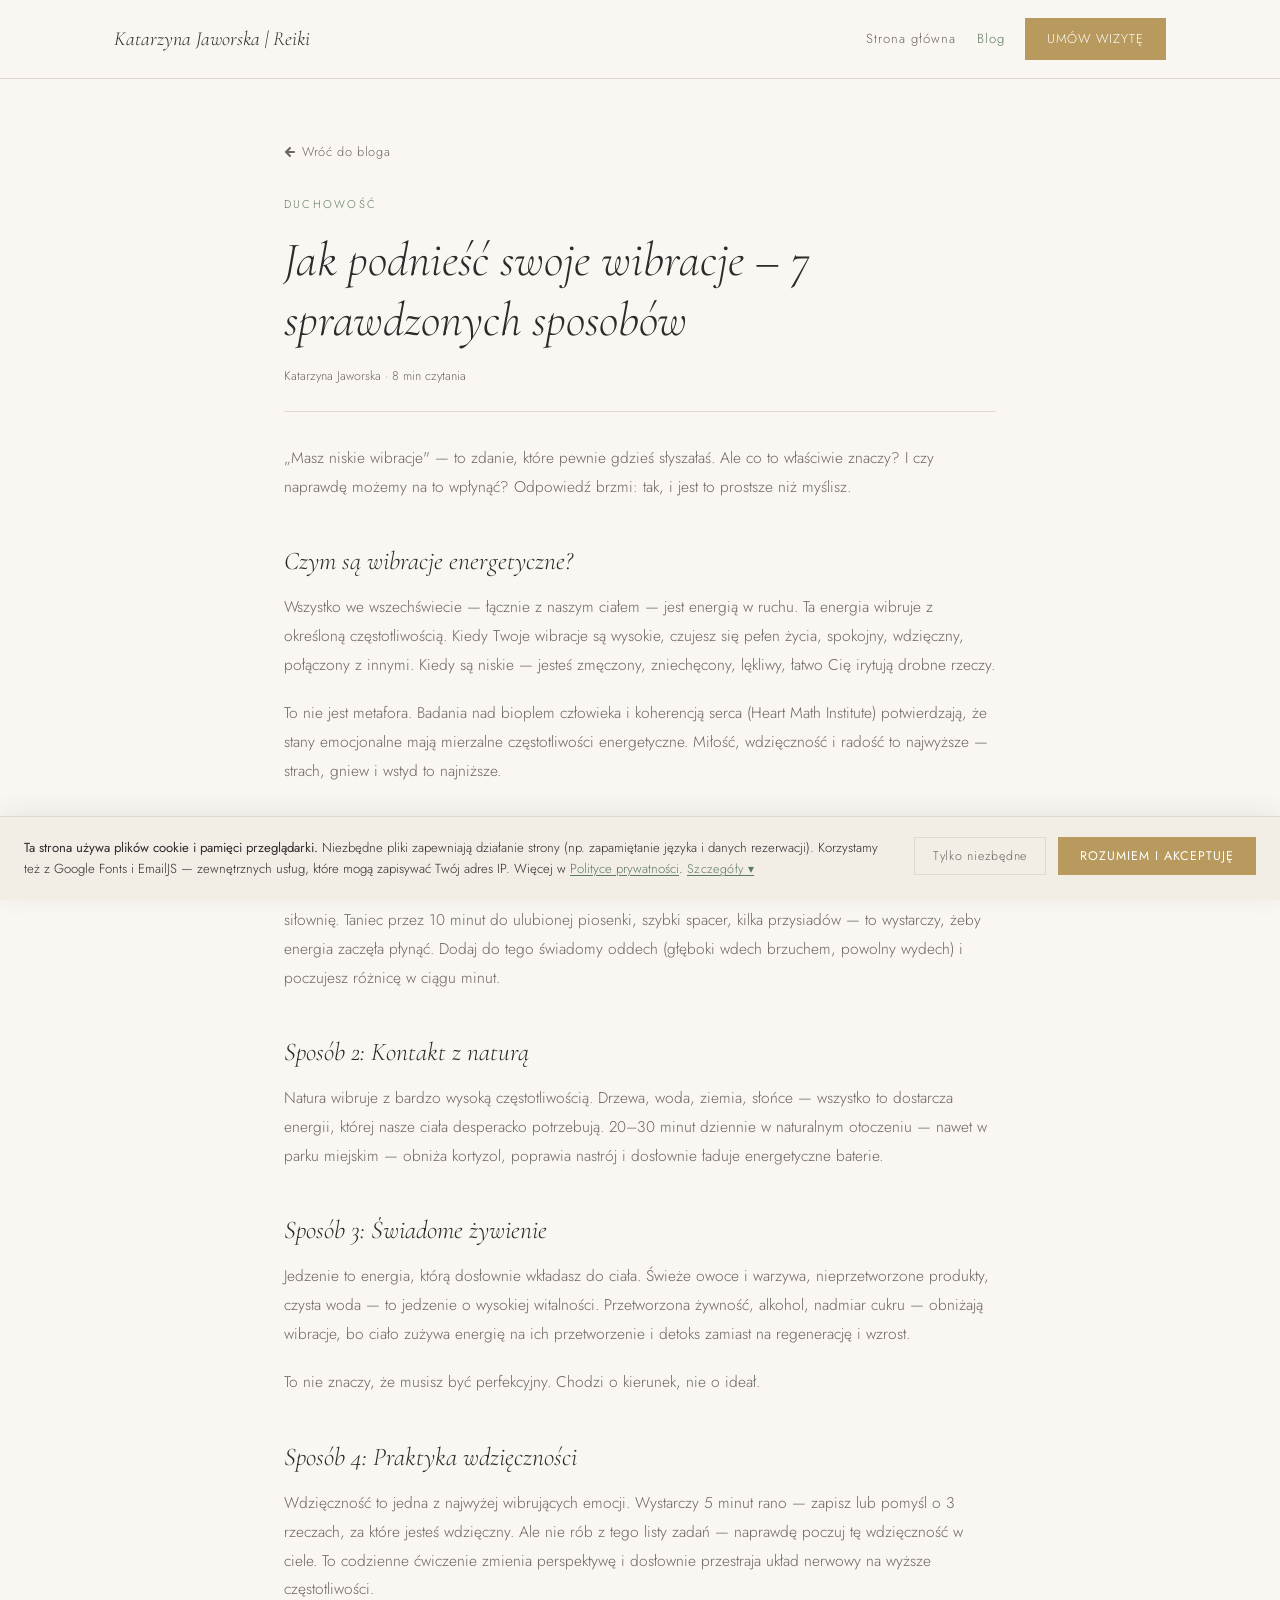
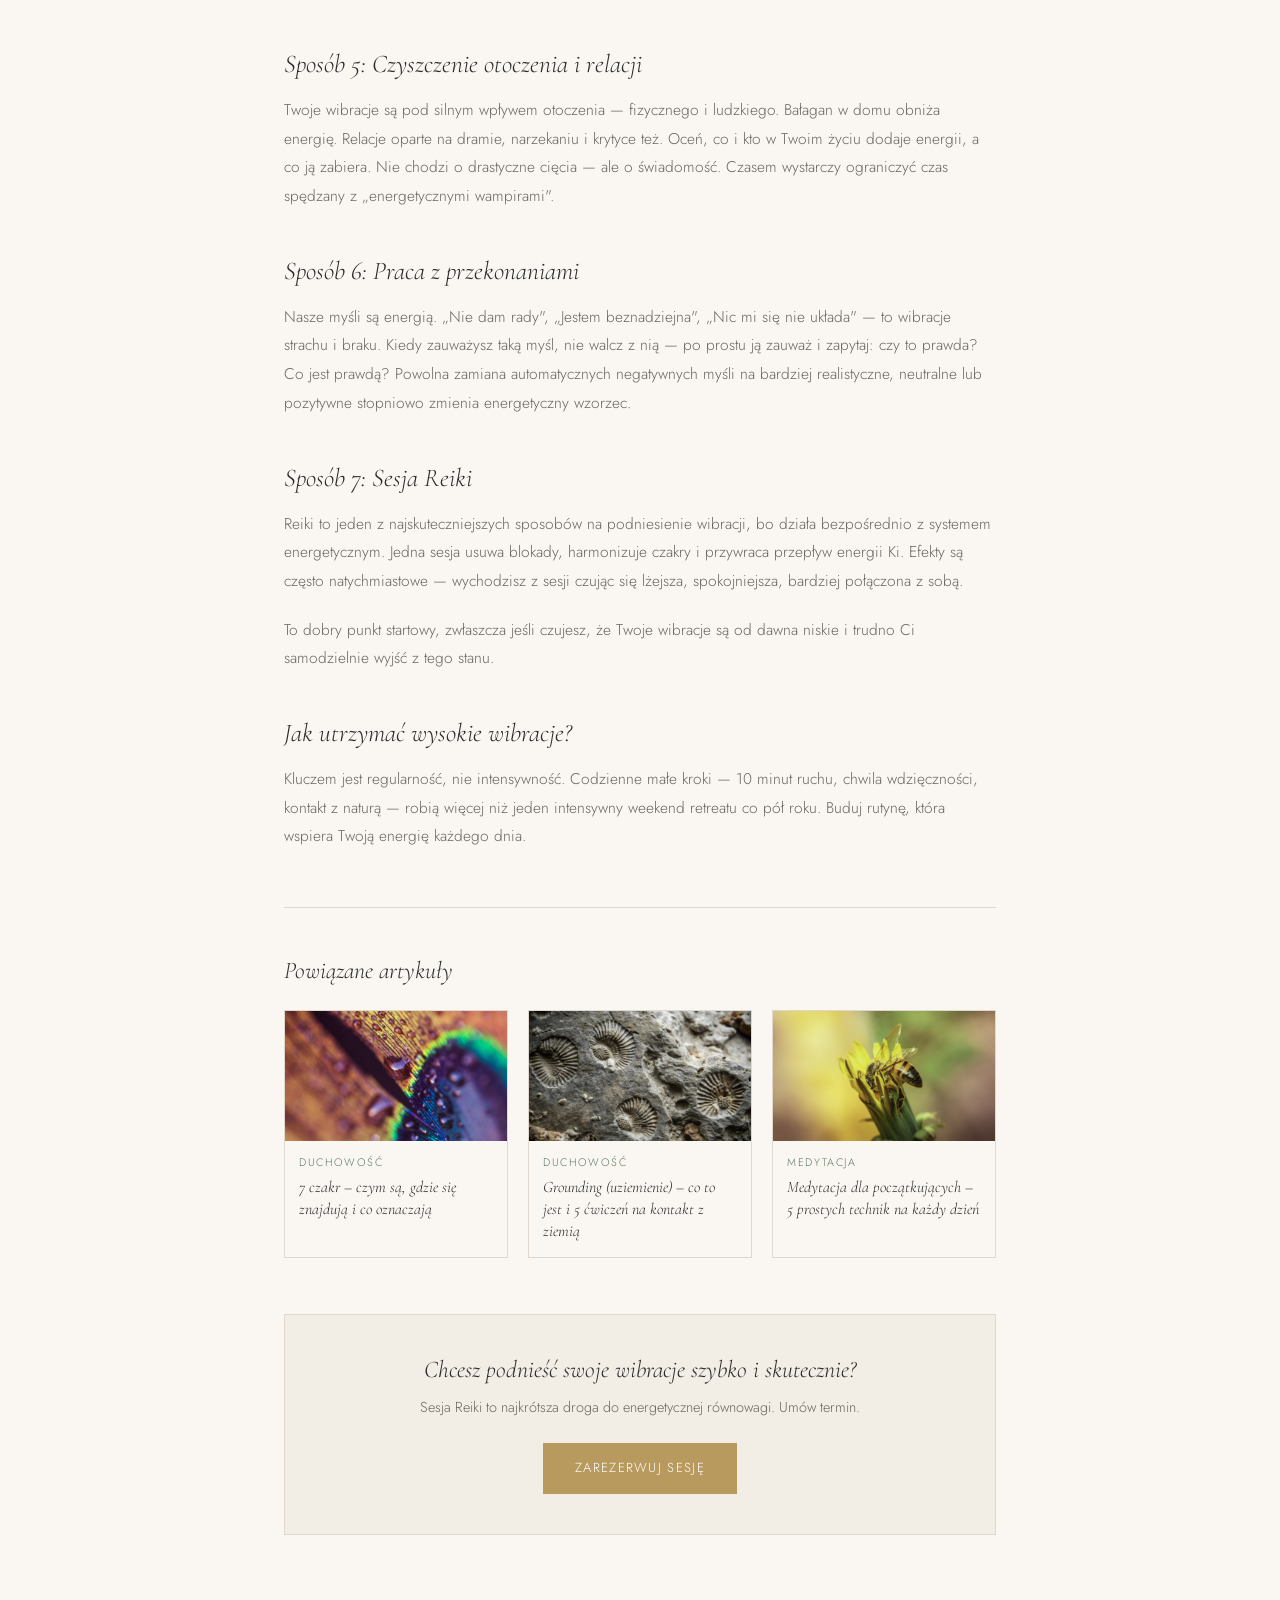
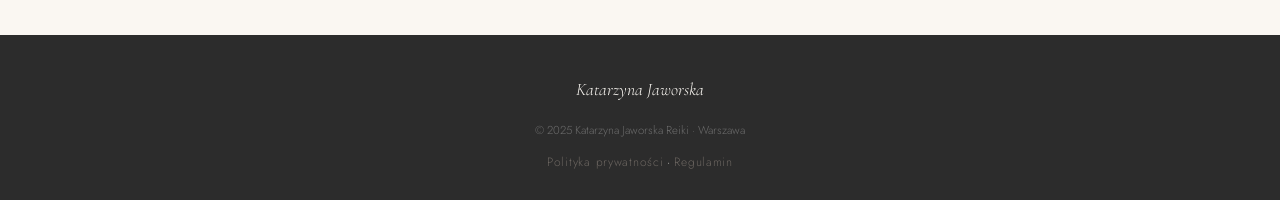
<file: blog/jak-podniesc-wibracje.html>
<!DOCTYPE html>
<html lang="pl">
<head>
<meta charset="UTF-8">
<meta name="viewport" content="width=device-width, initial-scale=1.0">
<title>Jak podnieść swoje wibracje – 7 sprawdzonych sposobów | Katarzyna Jaworska</title>
<meta name="description" content="Jak podnieść swoje wibracje? 7 sprawdzonych sposobów na wyższy poziom energii, lepszy nastrój i większy spokój. Praktyczne wskazówki, które możesz wdrożyć już dziś.">
<link rel="preconnect" href="https://fonts.googleapis.com">
<link rel="preconnect" href="https://fonts.gstatic.com" crossorigin>
<link href="https://fonts.googleapis.com/css2?family=Cormorant+Garamond:ital,wght@0,300;0,400;1,300;1,400&family=Jost:wght@300;400&display=swap" rel="stylesheet">
<link rel="stylesheet" href="../blog.css">
<link rel="canonical" href="https://reikihealing.pl/blog/jak-podniesc-wibracje.html">
<link rel="icon" href="../favicon.svg" type="image/svg+xml">
<meta property="og:url" content="https://reikihealing.pl/blog/jak-podniesc-wibracje.html">
<meta property="og:type" content="article">
<meta property="og:image" content="https://reikihealing.pl/rainbow_flowing_waves_abstract_banner_design_0507.jpg">
<script type="application/ld+json">
{
  "@context": "https://schema.org",
  "@type": "Article",
  "headline": "Jak podnieść swoje wibracje – 7 sprawdzonych sposobów",
  "description": "Jak podnieść swoje wibracje? 7 sprawdzonych sposobów na wyższy poziom energii, lepszy nastrój i większy spokój. Praktyczne wskazówki, które możesz wdrożyć już dziś.",
  "image": "https://reikihealing.pl/rainbow_flowing_waves_abstract_banner_design_0507.jpg",
  "author": { "@type": "Person", "name": "Katarzyna Jaworska", "url": "https://reikihealing.pl" },
  "publisher": { "@type": "Organization", "name": "Katarzyna Jaworska Reiki", "url": "https://reikihealing.pl" },
  "datePublished": "2025-01-15",
  "dateModified": "2025-01-15",
  "url": "https://reikihealing.pl/blog/jak-podniesc-wibracje.html",
  "mainEntityOfPage": "https://reikihealing.pl/blog/jak-podniesc-wibracje.html",
  "inLanguage": "pl-PL",
  "articleSection": "Duchowość"
}
</script>
</head>
<body>
<nav class="nav">
  <div class="container">
    <a href="../index.html" class="nav-logo">Katarzyna Jaworska | Reiki</a>
    <div class="nav-right">
      <a href="../index.html" class="nav-link">Strona główna</a>
      <a href="../blog.html" class="nav-link active">Blog</a>
      <a href="../index.html#booking" class="nav-cta">Umów wizytę</a>
    </div>
  </div>
</nav>

<div class="container">
  <div class="article-wrap">
    <a href="../blog.html" class="back-link"><svg viewBox="0 0 12 12"><path d="M10 6H2M6 2L2 6l4 4"/></svg> Wróć do bloga</a>
    <p class="article-cat">Duchowość</p>
    <h1 class="article-title">Jak podnieść swoje wibracje – 7 sprawdzonych sposobów</h1>
    <p class="article-meta">Katarzyna Jaworska · 8 min czytania</p>

    <div class="article-body">
      <p>„Masz niskie wibracje" — to zdanie, które pewnie gdzieś słyszałaś. Ale co to właściwie znaczy? I czy naprawdę możemy na to wpłynąć? Odpowiedź brzmi: tak, i jest to prostsze niż myślisz.</p>

      <h2>Czym są wibracje energetyczne?</h2>
      <p>Wszystko we wszechświecie — łącznie z naszym ciałem — jest energią w ruchu. Ta energia wibruje z określoną częstotliwością. Kiedy Twoje wibracje są wysokie, czujesz się pełen życia, spokojny, wdzięczny, połączony z innymi. Kiedy są niskie — jesteś zmęczony, zniechęcony, lękliwy, łatwo Cię irytują drobne rzeczy.</p>
      <p>To nie jest metafora. Badania nad bioplem człowieka i koherencją serca (Heart Math Institute) potwierdzają, że stany emocjonalne mają mierzalne częstotliwości energetyczne. Miłość, wdzięczność i radość to najwyższe — strach, gniew i wstyd to najniższe.</p>

      <h2>Sposób 1: Ruch i oddech</h2>
      <p>Energia lubi ruch. Kiedy siedzisz cały dzień bez ruchu, energia stagnuje — i Ty też. Niekoniecznie chodzi o siłownię. Taniec przez 10 minut do ulubionej piosenki, szybki spacer, kilka przysiadów — to wystarczy, żeby energia zaczęła płynąć. Dodaj do tego świadomy oddech (głęboki wdech brzuchem, powolny wydech) i poczujesz różnicę w ciągu minut.</p>

      <h2>Sposób 2: Kontakt z naturą</h2>
      <p>Natura wibruje z bardzo wysoką częstotliwością. Drzewa, woda, ziemia, słońce — wszystko to dostarcza energii, której nasze ciała desperacko potrzebują. 20–30 minut dziennie w naturalnym otoczeniu — nawet w parku miejskim — obniża kortyzol, poprawia nastrój i dosłownie ładuje energetyczne baterie.</p>

      <h2>Sposób 3: Świadome żywienie</h2>
      <p>Jedzenie to energia, którą dosłownie wkładasz do ciała. Świeże owoce i warzywa, nieprzetworzone produkty, czysta woda — to jedzenie o wysokiej witalności. Przetworzona żywność, alkohol, nadmiar cukru — obniżają wibracje, bo ciało zużywa energię na ich przetworzenie i detoks zamiast na regenerację i wzrost.</p>
      <p>To nie znaczy, że musisz być perfekcyjny. Chodzi o kierunek, nie o ideał.</p>

      <h2>Sposób 4: Praktyka wdzięczności</h2>
      <p>Wdzięczność to jedna z najwyżej wibrujących emocji. Wystarczy 5 minut rano — zapisz lub pomyśl o 3 rzeczach, za które jesteś wdzięczny. Ale nie rób z tego listy zadań — naprawdę poczuj tę wdzięczność w ciele. To codzienne ćwiczenie zmienia perspektywę i dosłownie przestraja układ nerwowy na wyższe częstotliwości.</p>

      <h2>Sposób 5: Czyszczenie otoczenia i relacji</h2>
      <p>Twoje wibracje są pod silnym wpływem otoczenia — fizycznego i ludzkiego. Bałagan w domu obniża energię. Relacje oparte na dramie, narzekaniu i krytyce też. Oceń, co i kto w Twoim życiu dodaje energii, a co ją zabiera. Nie chodzi o drastyczne cięcia — ale o świadomość. Czasem wystarczy ograniczyć czas spędzany z „energetycznymi wampirami".</p>

      <h2>Sposób 6: Praca z przekonaniami</h2>
      <p>Nasze myśli są energią. „Nie dam rady", „Jestem beznadziejna", „Nic mi się nie układa" — to wibracje strachu i braku. Kiedy zauważysz taką myśl, nie walcz z nią — po prostu ją zauważ i zapytaj: czy to prawda? Co jest prawdą? Powolna zamiana automatycznych negatywnych myśli na bardziej realistyczne, neutralne lub pozytywne stopniowo zmienia energetyczny wzorzec.</p>

      <h2>Sposób 7: Sesja Reiki</h2>
      <p>Reiki to jeden z najskuteczniejszych sposobów na podniesienie wibracji, bo działa bezpośrednio z systemem energetycznym. Jedna sesja usuwa blokady, harmonizuje czakry i przywraca przepływ energii Ki. Efekty są często natychmiastowe — wychodzisz z sesji czując się lżejsza, spokojniejsza, bardziej połączona z sobą.</p>
      <p>To dobry punkt startowy, zwłaszcza jeśli czujesz, że Twoje wibracje są od dawna niskie i trudno Ci samodzielnie wyjść z tego stanu.</p>

      <h2>Jak utrzymać wysokie wibracje?</h2>
      <p>Kluczem jest regularność, nie intensywność. Codzienne małe kroki — 10 minut ruchu, chwila wdzięczności, kontakt z naturą — robią więcej niż jeden intensywny weekend retreatu co pół roku. Buduj rutynę, która wspiera Twoją energię każdego dnia.</p>
    </div>

    <div class="related-posts">
      <h3 class="related-title">Powiązane artykuły</h3>
      <div class="related-grid">
        <a href="czakry-przewodnik.html" class="related-card">
          <div class="related-img"><img src="../abstract-image-peacock-feather-with-water-drop.jpg" alt="7 czakr" loading="lazy"></div>
          <p class="related-cat">Duchowość</p>
          <h4 class="related-card-title">7 czakr – czym są, gdzie się znajdują i co oznaczają</h4>
        </a>
        <a href="grounding-uziemienie.html" class="related-card">
          <div class="related-img"><img src="../rock-with-shells-it-word-fossil-it.jpg" alt="Grounding uziemienie" loading="lazy"></div>
          <p class="related-cat">Duchowość</p>
          <h4 class="related-card-title">Grounding (uziemienie) – co to jest i 5 ćwiczeń na kontakt z ziemią</h4>
        </a>
        <a href="medytacja-dla-poczatkujacych.html" class="related-card">
          <div class="related-img"><img src="../selective-focus-shot-bee-unbloomed-yellow-dandelion.jpg" alt="Medytacja" loading="lazy"></div>
          <p class="related-cat">Medytacja</p>
          <h4 class="related-card-title">Medytacja dla początkujących – 5 prostych technik na każdy dzień</h4>
        </a>
      </div>
    </div>

    <div class="article-cta">
      <h3>Chcesz podnieść swoje wibracje szybko i skutecznie?</h3>
      <p>Sesja Reiki to najkrótsza droga do energetycznej równowagi. Umów termin.</p>
      <a href="../index.html#booking" class="btn-gold">Zarezerwuj sesję</a>
    </div>
  </div>
</div>

<footer class="footer">
  <div class="container">
    <div class="footer-name">Katarzyna Jaworska</div>
    <div class="footer-copy">© 2025 Katarzyna Jaworska Reiki · Warszawa</div>
    <div style="text-align:center;margin-top:12px;font-size:0.75rem;"><a href="../polityka-prywatnosci.html" style="color:var(--color-text-light,#6B6560);text-decoration:none;letter-spacing:0.06em;">Polityka prywatności</a> · <a href="../regulamin.html" style="color:var(--color-text-light,#6B6560);text-decoration:none;letter-spacing:0.06em;">Regulamin</a></div>
  </div>
</footer>
<script src="../cookie-banner.js"></script>
</body>
</html>
</file>
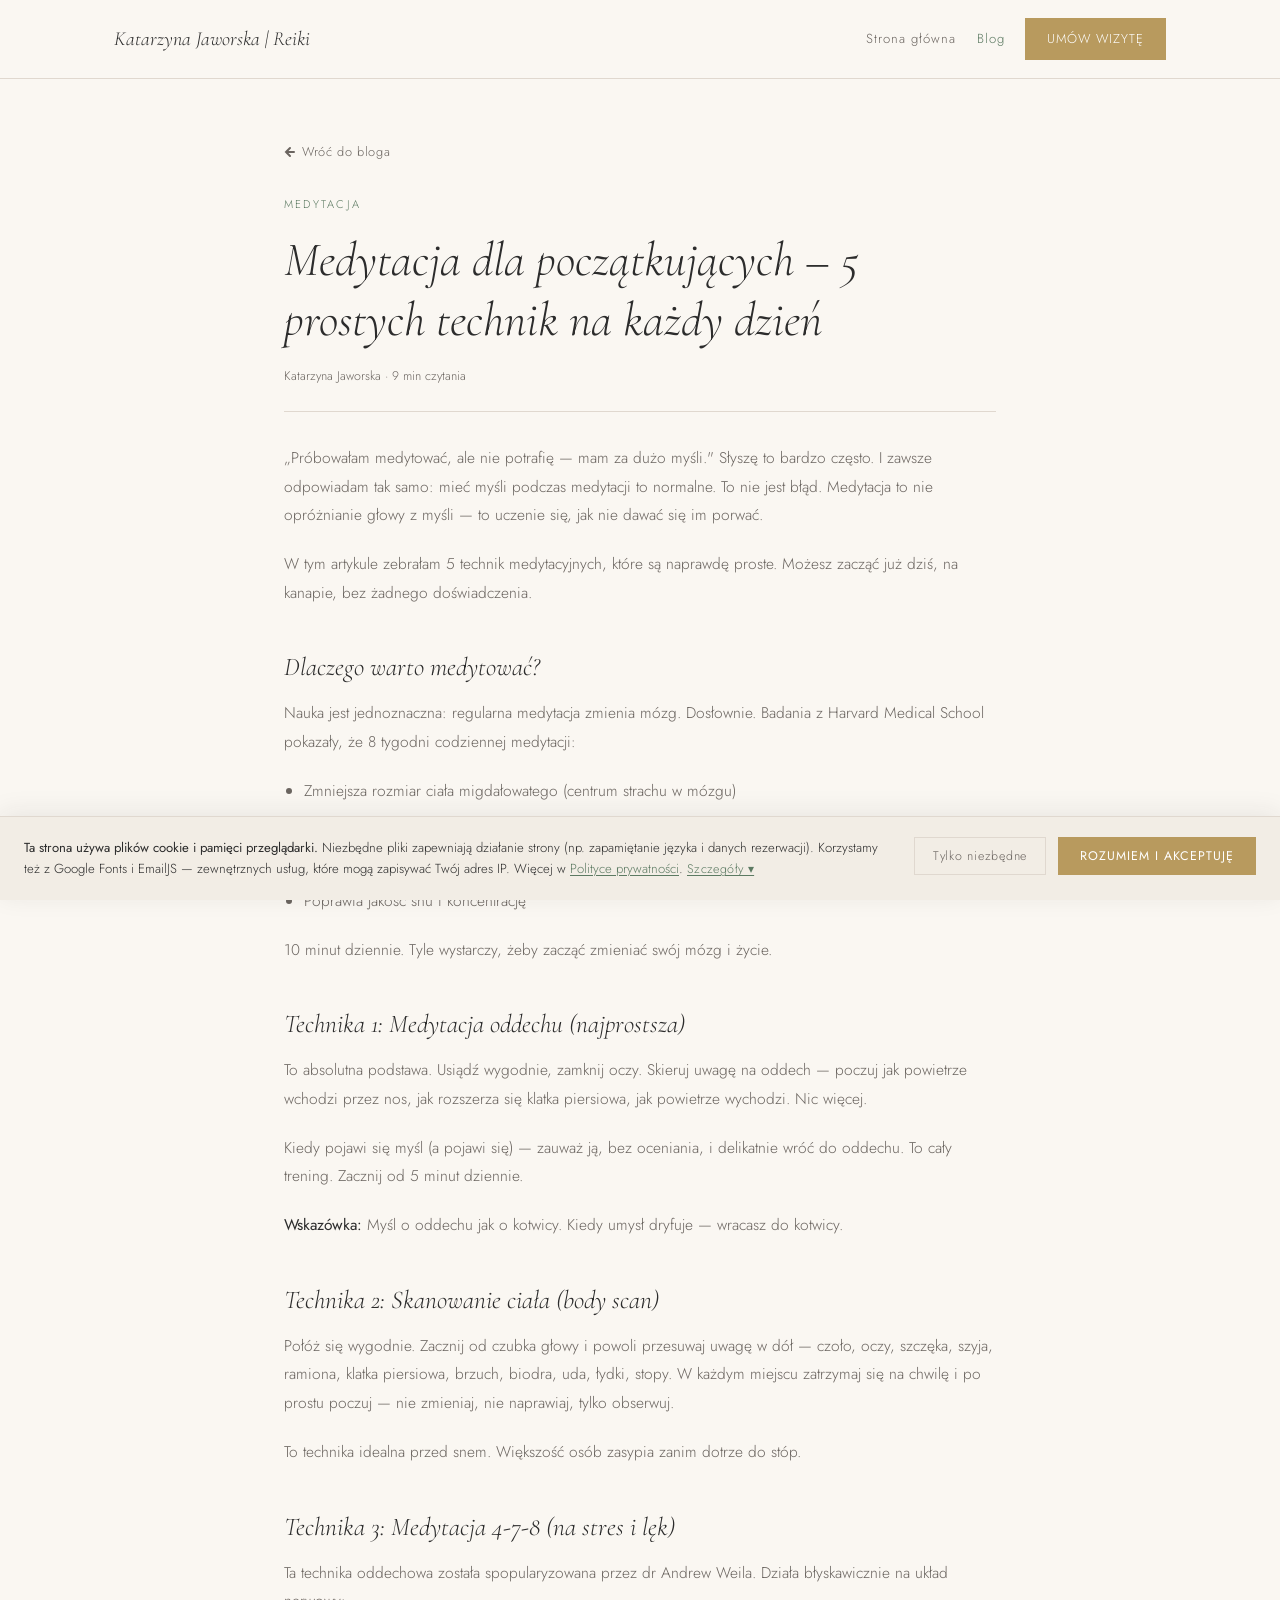
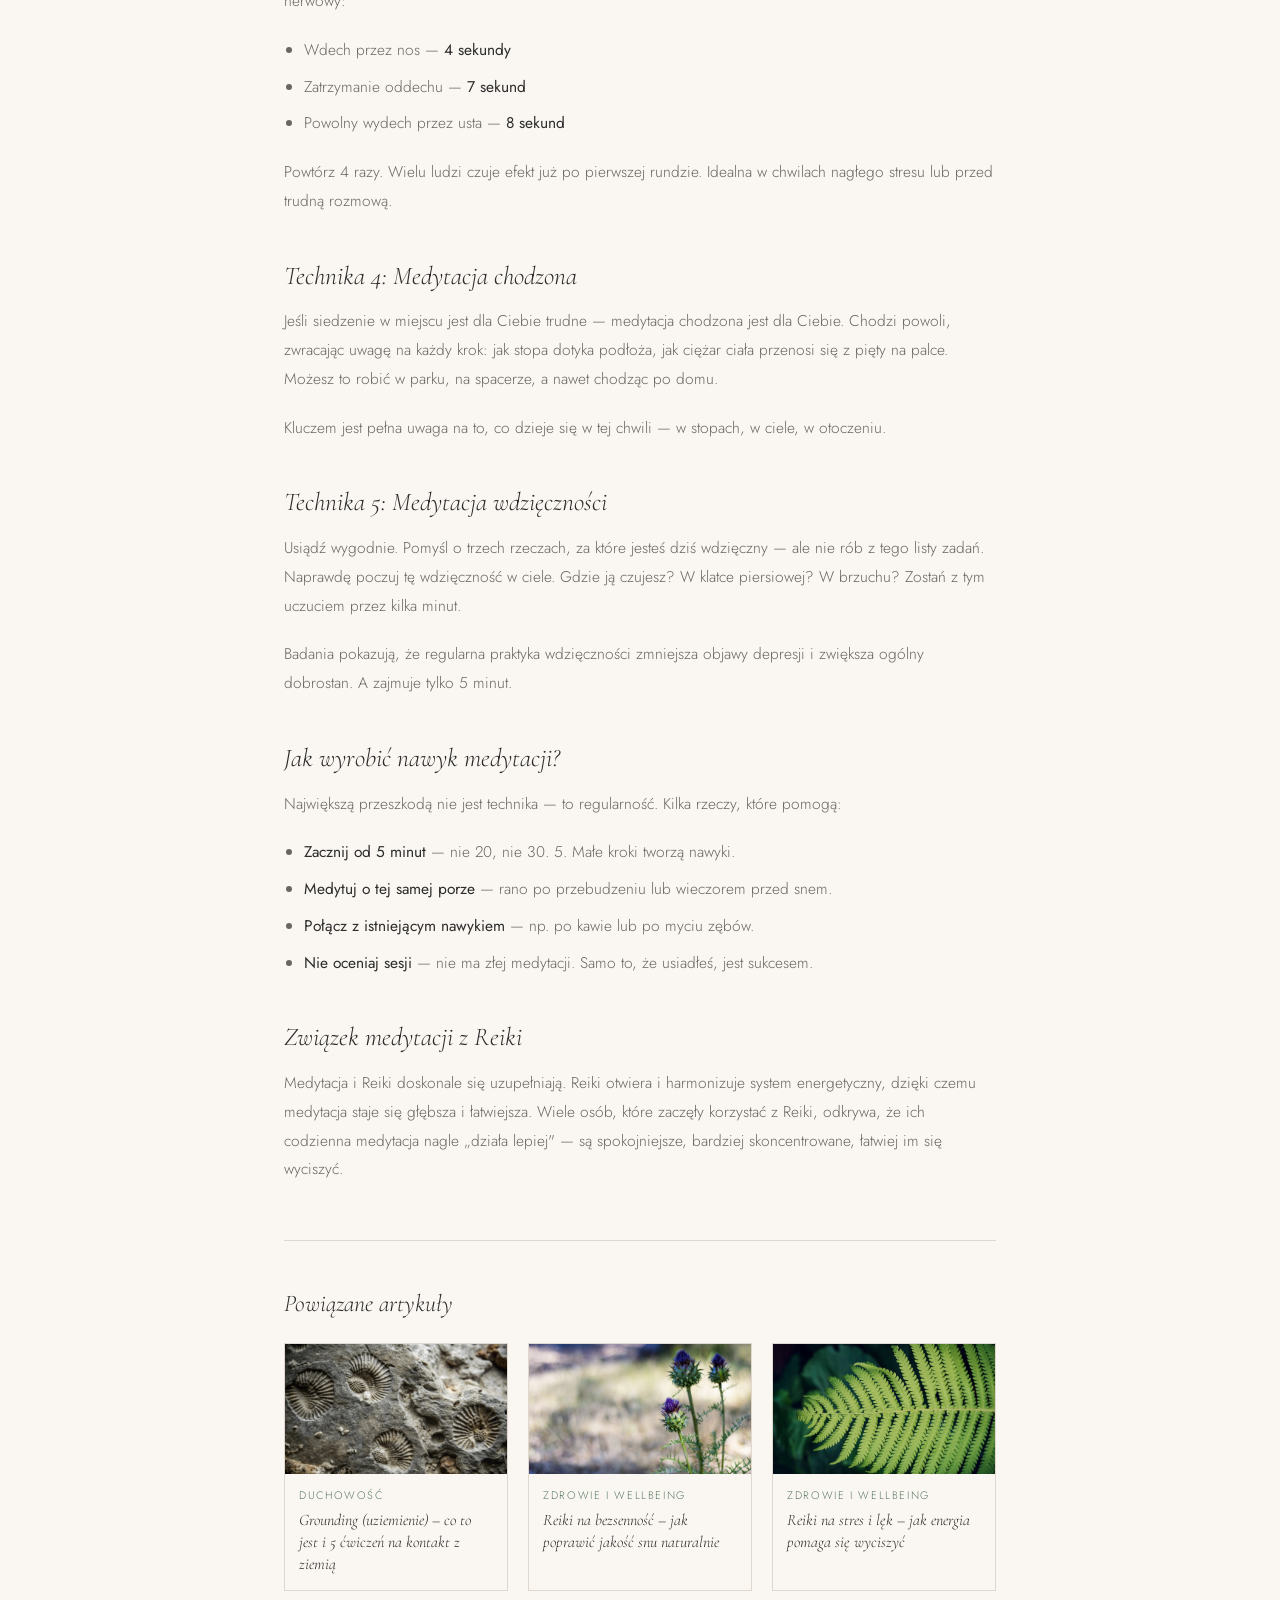
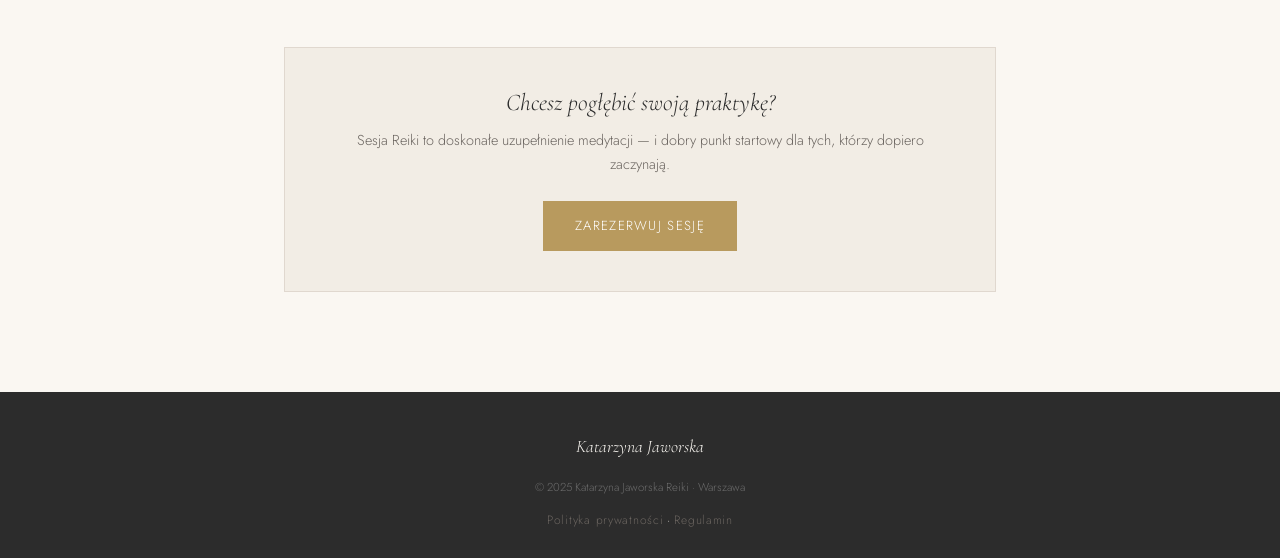
<file: blog/medytacja-dla-poczatkujacych.html>
<!DOCTYPE html>
<html lang="pl">
<head>
<meta charset="UTF-8">
<meta name="viewport" content="width=device-width, initial-scale=1.0">
<title>Medytacja dla początkujących – 5 prostych technik na każdy dzień | Katarzyna Jaworska</title>
<meta name="description" content="Medytacja dla początkujących – 5 prostych technik, które możesz zacząć stosować już dziś. Bez doświadczenia, bez poduszki do medytacji, bez zawiłych instrukcji.">
<link rel="preconnect" href="https://fonts.googleapis.com">
<link rel="preconnect" href="https://fonts.gstatic.com" crossorigin>
<link href="https://fonts.googleapis.com/css2?family=Cormorant+Garamond:ital,wght@0,300;0,400;1,300;1,400&family=Jost:wght@300;400&display=swap" rel="stylesheet">
<link rel="stylesheet" href="../blog.css">
<link rel="canonical" href="https://reikihealing.pl/blog/medytacja-dla-poczatkujacych.html">
<link rel="icon" href="../favicon.svg" type="image/svg+xml">
<meta property="og:url" content="https://reikihealing.pl/blog/medytacja-dla-poczatkujacych.html">
<meta property="og:type" content="article">
<meta property="og:image" content="https://reikihealing.pl/selective-focus-shot-bee-unbloomed-yellow-dandelion.jpg">
<script type="application/ld+json">
{
  "@context": "https://schema.org",
  "@type": "Article",
  "headline": "Medytacja dla początkujących – 5 prostych technik na każdy dzień",
  "description": "Medytacja dla początkujących – 5 prostych technik, które możesz zacząć stosować już dziś. Bez doświadczenia, bez poduszki do medytacji, bez zawiłych instrukcji.",
  "image": "https://reikihealing.pl/selective-focus-shot-bee-unbloomed-yellow-dandelion.jpg",
  "author": { "@type": "Person", "name": "Katarzyna Jaworska", "url": "https://reikihealing.pl" },
  "publisher": { "@type": "Organization", "name": "Katarzyna Jaworska Reiki", "url": "https://reikihealing.pl" },
  "datePublished": "2025-02-19",
  "dateModified": "2025-02-19",
  "url": "https://reikihealing.pl/blog/medytacja-dla-poczatkujacych.html",
  "mainEntityOfPage": "https://reikihealing.pl/blog/medytacja-dla-poczatkujacych.html",
  "inLanguage": "pl-PL",
  "articleSection": "Medytacja"
}
</script>
</head>
<body>
<nav class="nav">
  <div class="container">
    <a href="../index.html" class="nav-logo">Katarzyna Jaworska | Reiki</a>
    <div class="nav-right">
      <a href="../index.html" class="nav-link">Strona główna</a>
      <a href="../blog.html" class="nav-link active">Blog</a>
      <a href="../index.html#booking" class="nav-cta">Umów wizytę</a>
    </div>
  </div>
</nav>

<div class="container">
  <div class="article-wrap">
    <a href="../blog.html" class="back-link"><svg viewBox="0 0 12 12"><path d="M10 6H2M6 2L2 6l4 4"/></svg> Wróć do bloga</a>
    <p class="article-cat">Medytacja</p>
    <h1 class="article-title">Medytacja dla początkujących – 5 prostych technik na każdy dzień</h1>
    <p class="article-meta">Katarzyna Jaworska · 9 min czytania</p>

    <div class="article-body">
      <p>„Próbowałam medytować, ale nie potrafię — mam za dużo myśli." Słyszę to bardzo często. I zawsze odpowiadam tak samo: mieć myśli podczas medytacji to normalne. To nie jest błąd. Medytacja to nie opróżnianie głowy z myśli — to uczenie się, jak nie dawać się im porwać.</p>
      <p>W tym artykule zebrałam 5 technik medytacyjnych, które są naprawdę proste. Możesz zacząć już dziś, na kanapie, bez żadnego doświadczenia.</p>

      <h2>Dlaczego warto medytować?</h2>
      <p>Nauka jest jednoznaczna: regularna medytacja zmienia mózg. Dosłownie. Badania z Harvard Medical School pokazały, że 8 tygodni codziennej medytacji:</p>
      <ul>
        <li>Zmniejsza rozmiar ciała migdałowatego (centrum strachu w mózgu)</li>
        <li>Zwiększa gęstość kory przedczołowej (odpowiedzialnej za spokojne podejmowanie decyzji)</li>
        <li>Obniża poziom kortyzolu i ciśnienie krwi</li>
        <li>Poprawia jakość snu i koncentrację</li>
      </ul>
      <p>10 minut dziennie. Tyle wystarczy, żeby zacząć zmieniać swój mózg i życie.</p>

      <h2>Technika 1: Medytacja oddechu (najprostsza)</h2>
      <p>To absolutna podstawa. Usiądź wygodnie, zamknij oczy. Skieruj uwagę na oddech — poczuj jak powietrze wchodzi przez nos, jak rozszerza się klatka piersiowa, jak powietrze wychodzi. Nic więcej.</p>
      <p>Kiedy pojawi się myśl (a pojawi się) — zauważ ją, bez oceniania, i delikatnie wróć do oddechu. To cały trening. Zacznij od 5 minut dziennie.</p>
      <p><strong>Wskazówka:</strong> Myśl o oddechu jak o kotwicy. Kiedy umysł dryfuje — wracasz do kotwicy.</p>

      <h2>Technika 2: Skanowanie ciała (body scan)</h2>
      <p>Połóż się wygodnie. Zacznij od czubka głowy i powoli przesuwaj uwagę w dół — czoło, oczy, szczęka, szyja, ramiona, klatka piersiowa, brzuch, biodra, uda, łydki, stopy. W każdym miejscu zatrzymaj się na chwilę i po prostu poczuj — nie zmieniaj, nie naprawiaj, tylko obserwuj.</p>
      <p>To technika idealna przed snem. Większość osób zasypia zanim dotrze do stóp.</p>

      <h2>Technika 3: Medytacja 4-7-8 (na stres i lęk)</h2>
      <p>Ta technika oddechowa została spopularyzowana przez dr Andrew Weila. Działa błyskawicznie na układ nerwowy:</p>
      <ul>
        <li>Wdech przez nos — <strong>4 sekundy</strong></li>
        <li>Zatrzymanie oddechu — <strong>7 sekund</strong></li>
        <li>Powolny wydech przez usta — <strong>8 sekund</strong></li>
      </ul>
      <p>Powtórz 4 razy. Wielu ludzi czuje efekt już po pierwszej rundzie. Idealna w chwilach nagłego stresu lub przed trudną rozmową.</p>

      <h2>Technika 4: Medytacja chodzona</h2>
      <p>Jeśli siedzenie w miejscu jest dla Ciebie trudne — medytacja chodzona jest dla Ciebie. Chodzi powoli, zwracając uwagę na każdy krok: jak stopa dotyka podłoża, jak ciężar ciała przenosi się z pięty na palce. Możesz to robić w parku, na spacerze, a nawet chodząc po domu.</p>
      <p>Kluczem jest pełna uwaga na to, co dzieje się w tej chwili — w stopach, w ciele, w otoczeniu.</p>

      <h2>Technika 5: Medytacja wdzięczności</h2>
      <p>Usiądź wygodnie. Pomyśl o trzech rzeczach, za które jesteś dziś wdzięczny — ale nie rób z tego listy zadań. Naprawdę poczuj tę wdzięczność w ciele. Gdzie ją czujesz? W klatce piersiowej? W brzuchu? Zostań z tym uczuciem przez kilka minut.</p>
      <p>Badania pokazują, że regularna praktyka wdzięczności zmniejsza objawy depresji i zwiększa ogólny dobrostan. A zajmuje tylko 5 minut.</p>

      <h2>Jak wyrobić nawyk medytacji?</h2>
      <p>Największą przeszkodą nie jest technika — to regularność. Kilka rzeczy, które pomogą:</p>
      <ul>
        <li><strong>Zacznij od 5 minut</strong> — nie 20, nie 30. 5. Małe kroki tworzą nawyki.</li>
        <li><strong>Medytuj o tej samej porze</strong> — rano po przebudzeniu lub wieczorem przed snem.</li>
        <li><strong>Połącz z istniejącym nawykiem</strong> — np. po kawie lub po myciu zębów.</li>
        <li><strong>Nie oceniaj sesji</strong> — nie ma złej medytacji. Samo to, że usiadłeś, jest sukcesem.</li>
      </ul>

      <h2>Związek medytacji z Reiki</h2>
      <p>Medytacja i Reiki doskonale się uzupełniają. Reiki otwiera i harmonizuje system energetyczny, dzięki czemu medytacja staje się głębsza i łatwiejsza. Wiele osób, które zaczęły korzystać z Reiki, odkrywa, że ich codzienna medytacja nagle „działa lepiej" — są spokojniejsze, bardziej skoncentrowane, łatwiej im się wyciszyć.</p>
    </div>

    <div class="related-posts">
      <h3 class="related-title">Powiązane artykuły</h3>
      <div class="related-grid">
        <a href="grounding-uziemienie.html" class="related-card">
          <div class="related-img"><img src="../rock-with-shells-it-word-fossil-it.jpg" alt="Grounding uziemienie" loading="lazy"></div>
          <p class="related-cat">Duchowość</p>
          <h4 class="related-card-title">Grounding (uziemienie) – co to jest i 5 ćwiczeń na kontakt z ziemią</h4>
        </a>
        <a href="reiki-bezsennosc.html" class="related-card">
          <div class="related-img"><img src="../purple-spear-thistle-flower-blurred-field.jpg" alt="Reiki na bezsenność" loading="lazy"></div>
          <p class="related-cat">Zdrowie i wellbeing</p>
          <h4 class="related-card-title">Reiki na bezsenność – jak poprawić jakość snu naturalnie</h4>
        </a>
        <a href="reiki-na-stres-i-lek.html" class="related-card">
          <div class="related-img"><img src="../bright-green-fern-leaves-sharply-honed-leaves-riot-greenery.jpg" alt="Reiki na stres" loading="lazy"></div>
          <p class="related-cat">Zdrowie i wellbeing</p>
          <h4 class="related-card-title">Reiki na stres i lęk – jak energia pomaga się wyciszyć</h4>
        </a>
      </div>
    </div>

    <div class="article-cta">
      <h3>Chcesz pogłębić swoją praktykę?</h3>
      <p>Sesja Reiki to doskonałe uzupełnienie medytacji — i dobry punkt startowy dla tych, którzy dopiero zaczynają.</p>
      <a href="../index.html#booking" class="btn-gold">Zarezerwuj sesję</a>
    </div>
  </div>
</div>

<footer class="footer">
  <div class="container">
    <div class="footer-name">Katarzyna Jaworska</div>
    <div class="footer-copy">© 2025 Katarzyna Jaworska Reiki · Warszawa</div>
    <div style="text-align:center;margin-top:12px;font-size:0.75rem;"><a href="../polityka-prywatnosci.html" style="color:var(--color-text-light,#6B6560);text-decoration:none;letter-spacing:0.06em;">Polityka prywatności</a> · <a href="../regulamin.html" style="color:var(--color-text-light,#6B6560);text-decoration:none;letter-spacing:0.06em;">Regulamin</a></div>
  </div>
</footer>
<script src="../cookie-banner.js"></script>
</body>
</html>
</file>
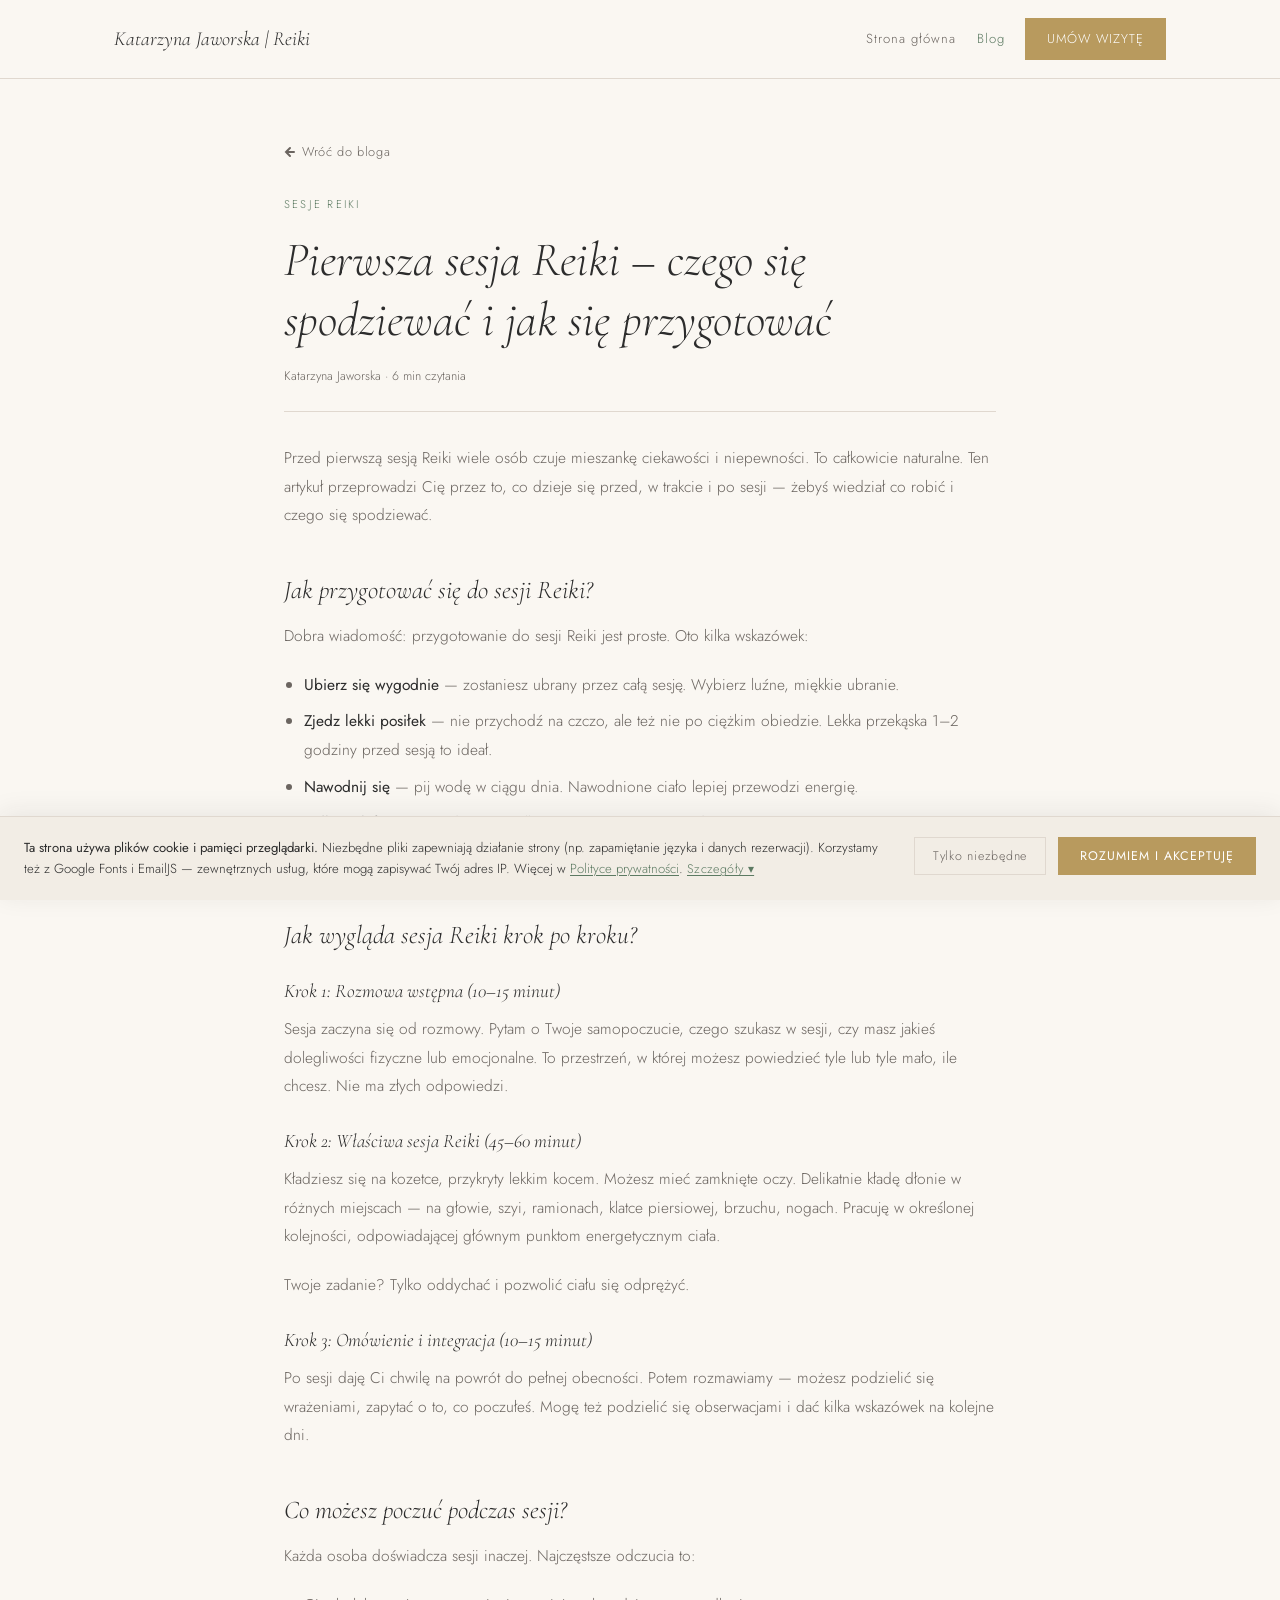
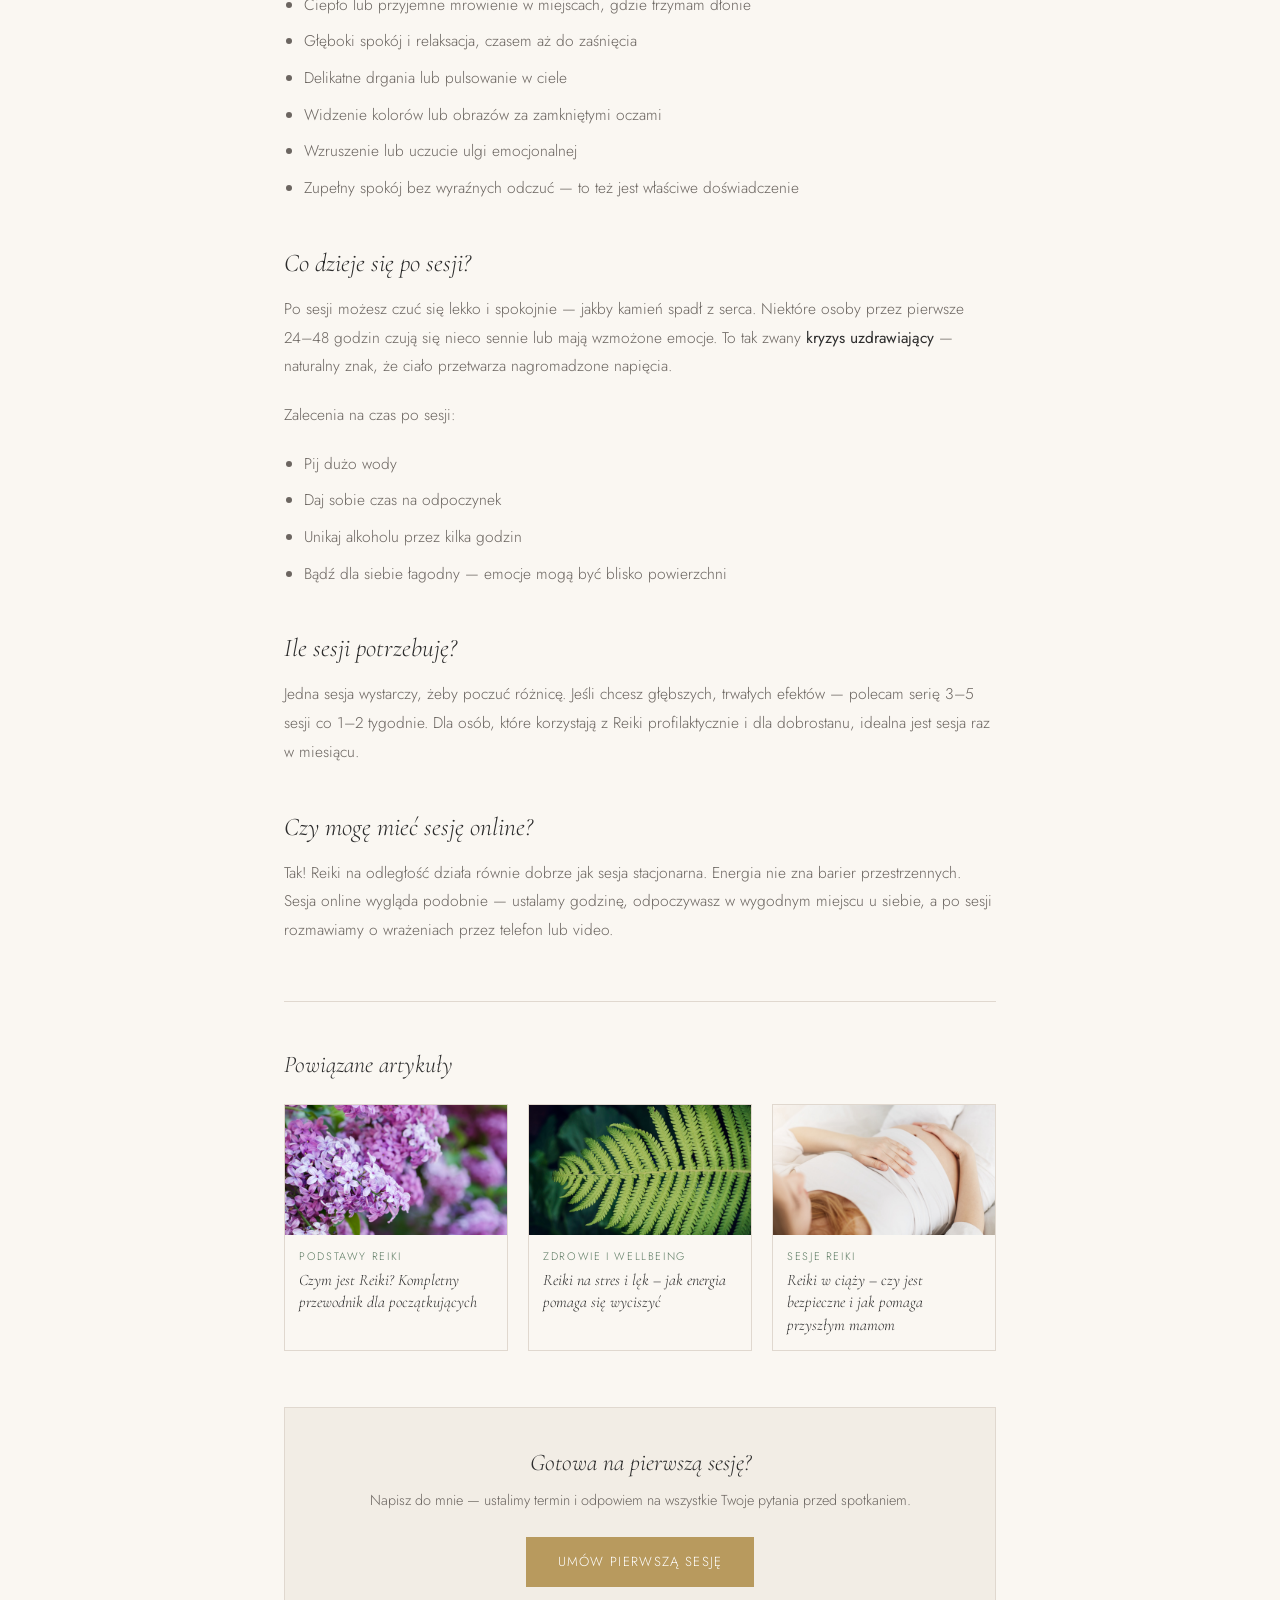
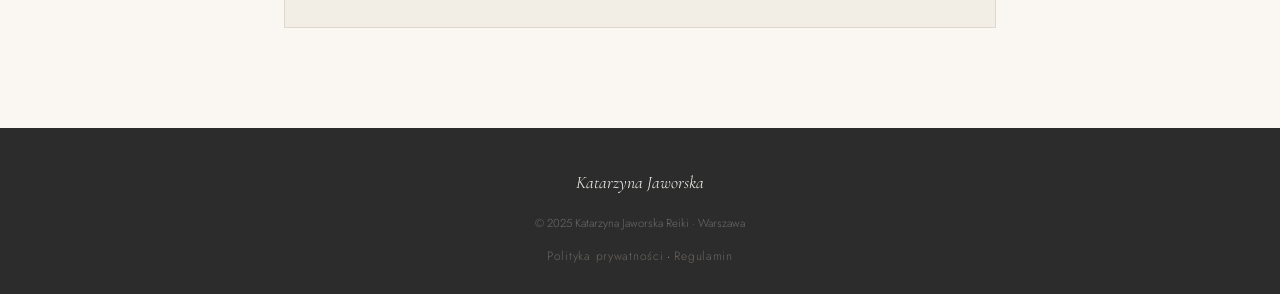
<file: blog/pierwsza-sesja-reiki.html>
<!DOCTYPE html>
<html lang="pl">
<head>
<meta charset="UTF-8">
<meta name="viewport" content="width=device-width, initial-scale=1.0">
<title>Pierwsza sesja Reiki – czego się spodziewać i jak się przygotować | Katarzyna Jaworska</title>
<meta name="description" content="Jak wygląda pierwsza sesja Reiki? Dowiedz się czego się spodziewać, jak się przygotować i co poczujesz podczas sesji. Praktyczny przewodnik krok po kroku.">
<link rel="preconnect" href="https://fonts.googleapis.com">
<link rel="preconnect" href="https://fonts.gstatic.com" crossorigin>
<link href="https://fonts.googleapis.com/css2?family=Cormorant+Garamond:ital,wght@0,300;0,400;1,300;1,400&family=Jost:wght@300;400&display=swap" rel="stylesheet">
<link rel="stylesheet" href="../blog.css">
<link rel="canonical" href="https://reikihealing.pl/blog/pierwsza-sesja-reiki.html">
<link rel="icon" href="../favicon.svg" type="image/svg+xml">
<meta property="og:url" content="https://reikihealing.pl/blog/pierwsza-sesja-reiki.html">
<meta property="og:type" content="article">
<meta property="og:image" content="https://reikihealing.pl/swirling-galaxy-with-bright-stars.jpg">
<script type="application/ld+json">
{
  "@context": "https://schema.org",
  "@type": "Article",
  "headline": "Pierwsza sesja Reiki – czego się spodziewać i jak się przygotować",
  "description": "Jak wygląda pierwsza sesja Reiki? Dowiedz się czego się spodziewać, jak się przygotować i co poczujesz podczas sesji. Praktyczny przewodnik krok po kroku.",
  "image": "https://reikihealing.pl/swirling-galaxy-with-bright-stars.jpg",
  "author": { "@type": "Person", "name": "Katarzyna Jaworska", "url": "https://reikihealing.pl" },
  "publisher": { "@type": "Organization", "name": "Katarzyna Jaworska Reiki", "url": "https://reikihealing.pl" },
  "datePublished": "2025-04-16",
  "dateModified": "2025-04-16",
  "url": "https://reikihealing.pl/blog/pierwsza-sesja-reiki.html",
  "mainEntityOfPage": "https://reikihealing.pl/blog/pierwsza-sesja-reiki.html",
  "inLanguage": "pl-PL",
  "articleSection": "Sesje Reiki"
}
</script>
</head>
<body>
<nav class="nav">
  <div class="container">
    <a href="../index.html" class="nav-logo">Katarzyna Jaworska | Reiki</a>
    <div class="nav-right">
      <a href="../index.html" class="nav-link">Strona główna</a>
      <a href="../blog.html" class="nav-link active">Blog</a>
      <a href="../index.html#booking" class="nav-cta">Umów wizytę</a>
    </div>
  </div>
</nav>

<div class="container">
  <div class="article-wrap">
    <a href="../blog.html" class="back-link"><svg viewBox="0 0 12 12"><path d="M10 6H2M6 2L2 6l4 4"/></svg> Wróć do bloga</a>
    <p class="article-cat">Sesje Reiki</p>
    <h1 class="article-title">Pierwsza sesja Reiki – czego się spodziewać i jak się przygotować</h1>
    <p class="article-meta">Katarzyna Jaworska · 6 min czytania</p>

    <div class="article-body">
      <p>Przed pierwszą sesją Reiki wiele osób czuje mieszankę ciekawości i niepewności. To całkowicie naturalne. Ten artykuł przeprowadzi Cię przez to, co dzieje się przed, w trakcie i po sesji — żebyś wiedział co robić i czego się spodziewać.</p>

      <h2>Jak przygotować się do sesji Reiki?</h2>
      <p>Dobra wiadomość: przygotowanie do sesji Reiki jest proste. Oto kilka wskazówek:</p>
      <ul>
        <li><strong>Ubierz się wygodnie</strong> — zostaniesz ubrany przez całą sesję. Wybierz luźne, miękkie ubranie.</li>
        <li><strong>Zjedz lekki posiłek</strong> — nie przychodź na czczo, ale też nie po ciężkim obiedzie. Lekka przekąska 1–2 godziny przed sesją to ideał.</li>
        <li><strong>Nawodnij się</strong> — pij wodę w ciągu dnia. Nawodnione ciało lepiej przewodzi energię.</li>
        <li><strong>Odłóż telefon</strong> — ta godzina jest tylko Twoja. Wycisz go przed wejściem.</li>
        <li><strong>Przyjdź kilka minut wcześniej</strong> — żeby spokojnie wejść w przestrzeń, nie wbiegać z ulicznym pośpiechem.</li>
      </ul>

      <h2>Jak wygląda sesja Reiki krok po kroku?</h2>

      <h3>Krok 1: Rozmowa wstępna (10–15 minut)</h3>
      <p>Sesja zaczyna się od rozmowy. Pytam o Twoje samopoczucie, czego szukasz w sesji, czy masz jakieś dolegliwości fizyczne lub emocjonalne. To przestrzeń, w której możesz powiedzieć tyle lub tyle mało, ile chcesz. Nie ma złych odpowiedzi.</p>

      <h3>Krok 2: Właściwa sesja Reiki (45–60 minut)</h3>
      <p>Kładziesz się na kozetce, przykryty lekkim kocem. Możesz mieć zamknięte oczy. Delikatnie kładę dłonie w różnych miejscach — na głowie, szyi, ramionach, klatce piersiowej, brzuchu, nogach. Pracuję w określonej kolejności, odpowiadającej głównym punktom energetycznym ciała.</p>
      <p>Twoje zadanie? Tylko oddychać i pozwolić ciału się odprężyć.</p>

      <h3>Krok 3: Omówienie i integracja (10–15 minut)</h3>
      <p>Po sesji daję Ci chwilę na powrót do pełnej obecności. Potem rozmawiamy — możesz podzielić się wrażeniami, zapytać o to, co poczułeś. Mogę też podzielić się obserwacjami i dać kilka wskazówek na kolejne dni.</p>

      <h2>Co możesz poczuć podczas sesji?</h2>
      <p>Każda osoba doświadcza sesji inaczej. Najczęstsze odczucia to:</p>
      <ul>
        <li>Ciepło lub przyjemne mrowienie w miejscach, gdzie trzymam dłonie</li>
        <li>Głęboki spokój i relaksacja, czasem aż do zaśnięcia</li>
        <li>Delikatne drgania lub pulsowanie w ciele</li>
        <li>Widzenie kolorów lub obrazów za zamkniętymi oczami</li>
        <li>Wzruszenie lub uczucie ulgi emocjonalnej</li>
        <li>Zupełny spokój bez wyraźnych odczuć — to też jest właściwe doświadczenie</li>
      </ul>

      <h2>Co dzieje się po sesji?</h2>
      <p>Po sesji możesz czuć się lekko i spokojnie — jakby kamień spadł z serca. Niektóre osoby przez pierwsze 24–48 godzin czują się nieco sennie lub mają wzmożone emocje. To tak zwany <strong>kryzys uzdrawiający</strong> — naturalny znak, że ciało przetwarza nagromadzone napięcia.</p>
      <p>Zalecenia na czas po sesji:</p>
      <ul>
        <li>Pij dużo wody</li>
        <li>Daj sobie czas na odpoczynek</li>
        <li>Unikaj alkoholu przez kilka godzin</li>
        <li>Bądź dla siebie łagodny — emocje mogą być blisko powierzchni</li>
      </ul>

      <h2>Ile sesji potrzebuję?</h2>
      <p>Jedna sesja wystarczy, żeby poczuć różnicę. Jeśli chcesz głębszych, trwałych efektów — polecam serię 3–5 sesji co 1–2 tygodnie. Dla osób, które korzystają z Reiki profilaktycznie i dla dobrostanu, idealna jest sesja raz w miesiącu.</p>

      <h2>Czy mogę mieć sesję online?</h2>
      <p>Tak! Reiki na odległość działa równie dobrze jak sesja stacjonarna. Energia nie zna barier przestrzennych. Sesja online wygląda podobnie — ustalamy godzinę, odpoczywasz w wygodnym miejscu u siebie, a po sesji rozmawiamy o wrażeniach przez telefon lub video.</p>
    </div>

    <div class="related-posts">
      <h3 class="related-title">Powiązane artykuły</h3>
      <div class="related-grid">
        <a href="czym-jest-reiki.html" class="related-card">
          <div class="related-img"><img src="../branch-lilac-flowers-with-green-leaves-floral-natural-background-soft-focus.jpg" alt="Czym jest Reiki" loading="lazy"></div>
          <p class="related-cat">Podstawy Reiki</p>
          <h4 class="related-card-title">Czym jest Reiki? Kompletny przewodnik dla początkujących</h4>
        </a>
        <a href="reiki-na-stres-i-lek.html" class="related-card">
          <div class="related-img"><img src="../bright-green-fern-leaves-sharply-honed-leaves-riot-greenery.jpg" alt="Reiki na stres" loading="lazy"></div>
          <p class="related-cat">Zdrowie i wellbeing</p>
          <h4 class="related-card-title">Reiki na stres i lęk – jak energia pomaga się wyciszyć</h4>
        </a>
        <a href="reiki-w-ciazy.html" class="related-card">
          <div class="related-img"><img src="../close-up-pregnant-woman-holding-her-tummy-gently-resting-bed-waiting-her-newborn.jpg" alt="Reiki w ciąży" loading="lazy"></div>
          <p class="related-cat">Sesje Reiki</p>
          <h4 class="related-card-title">Reiki w ciąży – czy jest bezpieczne i jak pomaga przyszłym mamom</h4>
        </a>
      </div>
    </div>

    <div class="article-cta">
      <h3>Gotowa na pierwszą sesję?</h3>
      <p>Napisz do mnie — ustalimy termin i odpowiem na wszystkie Twoje pytania przed spotkaniem.</p>
      <a href="../index.html#booking" class="btn-gold">Umów pierwszą sesję</a>
    </div>
  </div>
</div>

<footer class="footer">
  <div class="container">
    <div class="footer-name">Katarzyna Jaworska</div>
    <div class="footer-copy">© 2025 Katarzyna Jaworska Reiki · Warszawa</div>
    <div style="text-align:center;margin-top:12px;font-size:0.75rem;"><a href="../polityka-prywatnosci.html" style="color:var(--color-text-light,#6B6560);text-decoration:none;letter-spacing:0.06em;">Polityka prywatności</a> · <a href="../regulamin.html" style="color:var(--color-text-light,#6B6560);text-decoration:none;letter-spacing:0.06em;">Regulamin</a></div>
  </div>
</footer>
<script src="../cookie-banner.js"></script>
</body>
</html>
</file>
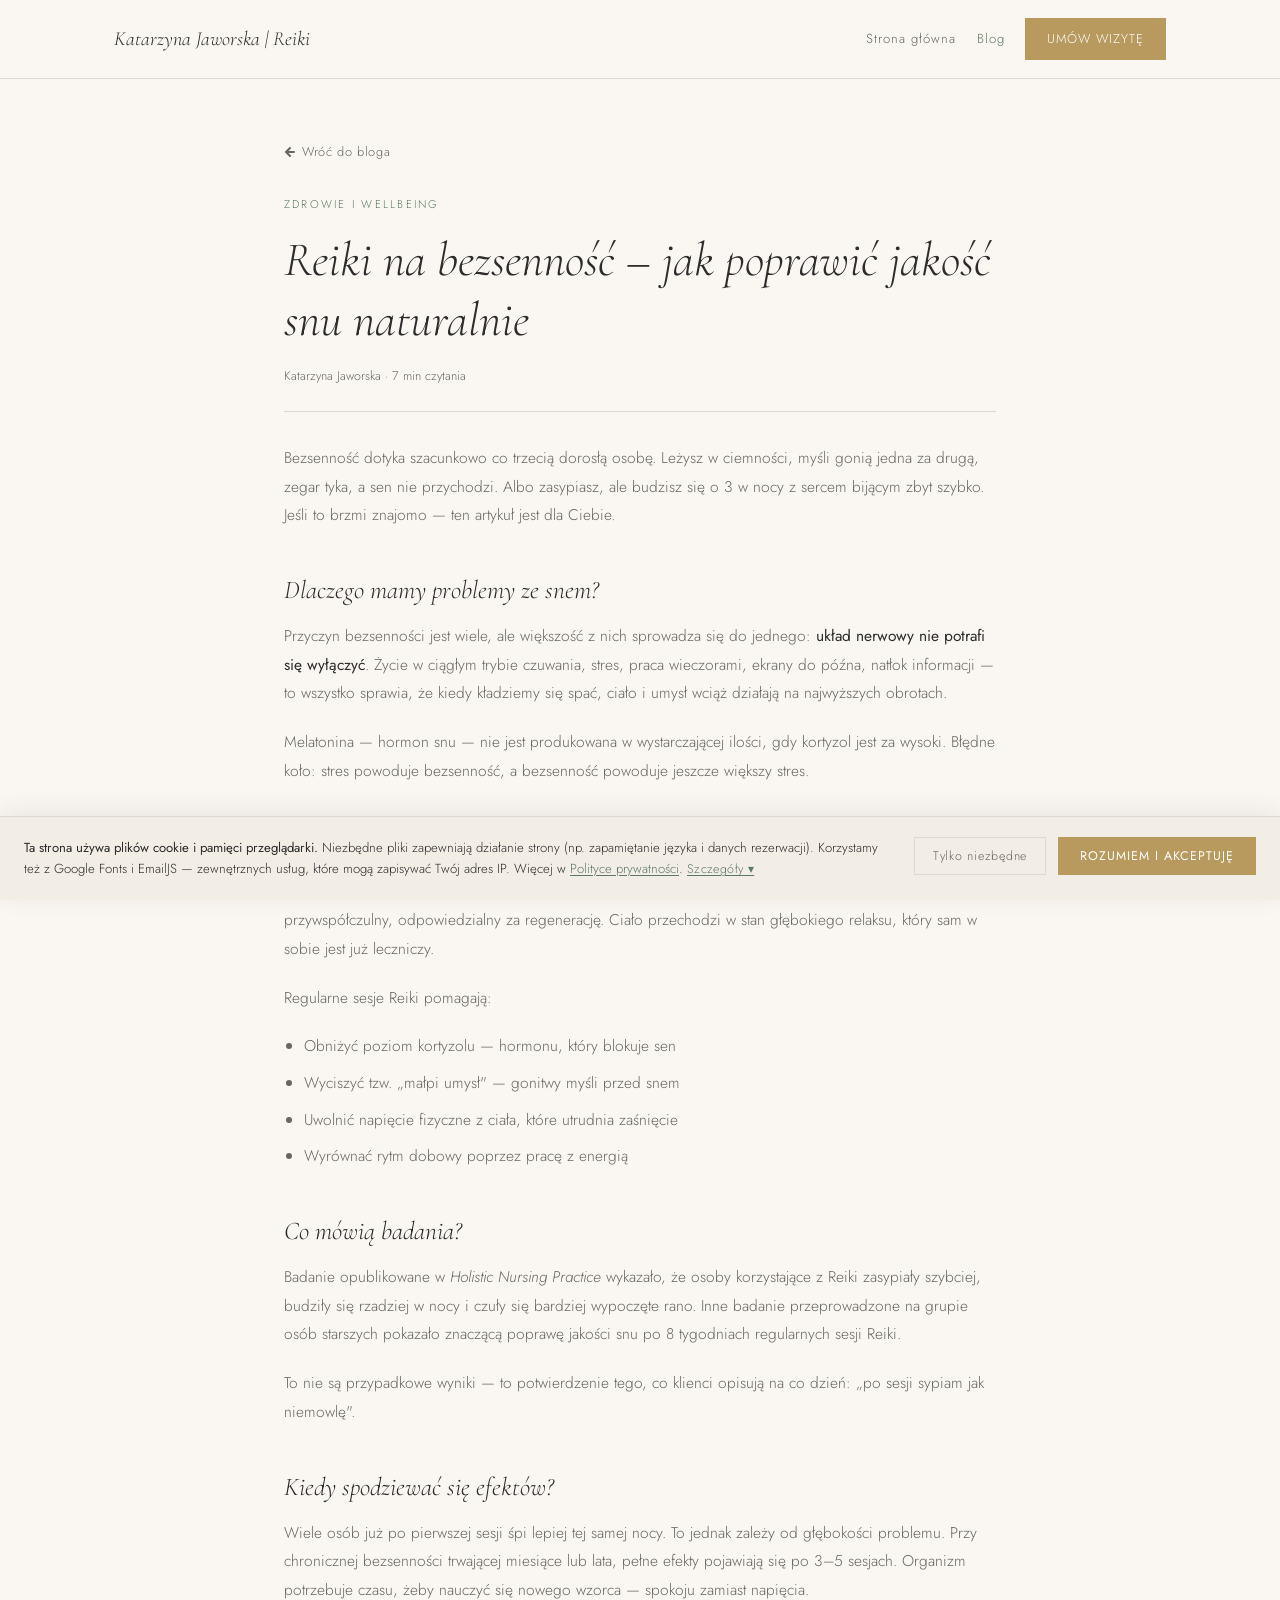
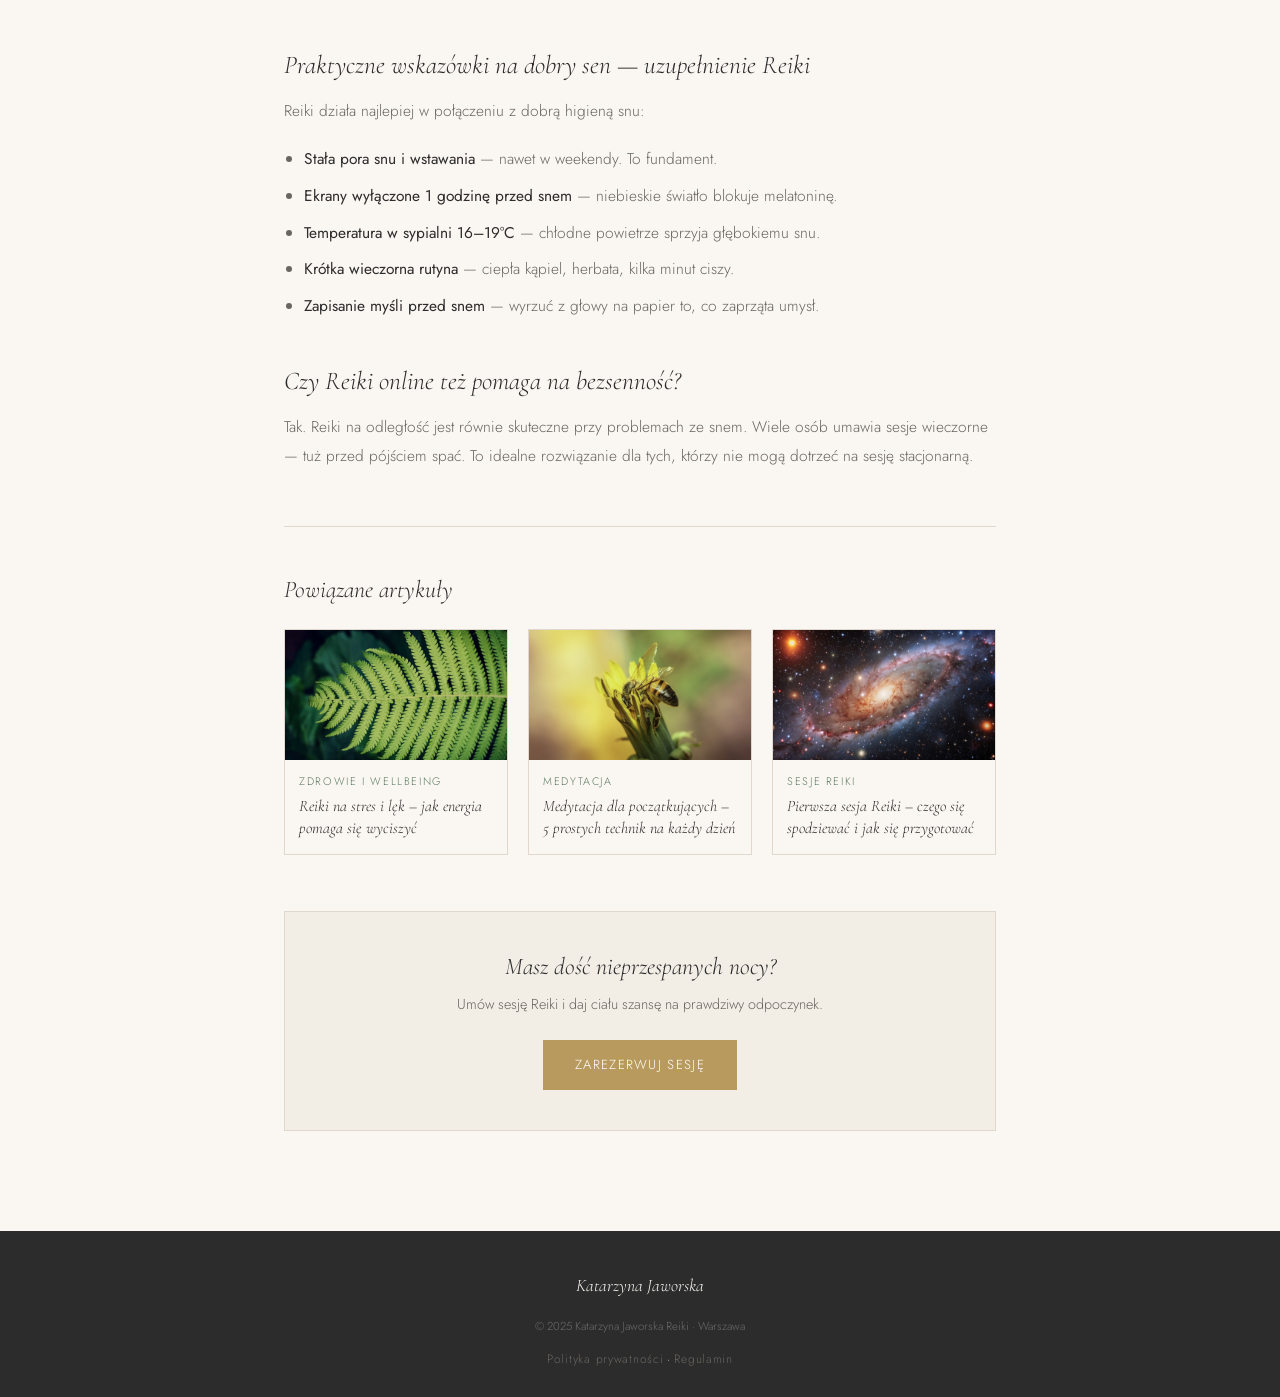
<file: blog/reiki-bezsennosc.html>
<!DOCTYPE html>
<html lang="pl">
<head>
<meta charset="UTF-8">
<meta name="viewport" content="width=device-width, initial-scale=1.0">
<title>Reiki na bezsenność – jak poprawić jakość snu naturalnie | Katarzyna Jaworska</title>
<meta name="description" content="Reiki na bezsenność i problemy ze snem – dowiedz się jak energia uzdrawiania wpływa na jakość snu, co mówią badania i czego się spodziewać po sesji.">
<link rel="preconnect" href="https://fonts.googleapis.com">
<link rel="preconnect" href="https://fonts.gstatic.com" crossorigin>
<link href="https://fonts.googleapis.com/css2?family=Cormorant+Garamond:ital,wght@0,300;0,400;1,300;1,400&family=Jost:wght@300;400&display=swap" rel="stylesheet">
<link rel="stylesheet" href="../blog.css">
<link rel="canonical" href="https://reikihealing.pl/blog/reiki-bezsennosc.html">
<link rel="icon" href="../favicon.svg" type="image/svg+xml">
<meta property="og:url" content="https://reikihealing.pl/blog/reiki-bezsennosc.html">
<meta property="og:type" content="article">
<meta property="og:image" content="https://reikihealing.pl/purple-spear-thistle-flower-blurred-field.jpg">
<script type="application/ld+json">
{
  "@context": "https://schema.org",
  "@type": "Article",
  "headline": "Reiki na bezsenność – jak poprawić jakość snu naturalnie",
  "description": "Reiki na bezsenność i problemy ze snem – dowiedz się jak energia uzdrawiania wpływa na jakość snu, co mówią badania i czego się spodziewać po sesji.",
  "image": "https://reikihealing.pl/purple-spear-thistle-flower-blurred-field.jpg",
  "author": { "@type": "Person", "name": "Katarzyna Jaworska", "url": "https://reikihealing.pl" },
  "publisher": { "@type": "Organization", "name": "Katarzyna Jaworska Reiki", "url": "https://reikihealing.pl" },
  "datePublished": "2025-03-05",
  "dateModified": "2025-03-05",
  "url": "https://reikihealing.pl/blog/reiki-bezsennosc.html",
  "mainEntityOfPage": "https://reikihealing.pl/blog/reiki-bezsennosc.html",
  "inLanguage": "pl-PL",
  "articleSection": "Zdrowie i wellbeing"
}
</script>
</head>
<body>
<nav class="nav">
  <div class="container">
    <a href="../index.html" class="nav-logo">Katarzyna Jaworska | Reiki</a>
    <div class="nav-right">
      <a href="../index.html" class="nav-link">Strona główna</a>
      <a href="../blog.html" class="nav-link active">Blog</a>
      <a href="../index.html#booking" class="nav-cta">Umów wizytę</a>
    </div>
  </div>
</nav>

<div class="container">
  <div class="article-wrap">
    <a href="../blog.html" class="back-link"><svg viewBox="0 0 12 12"><path d="M10 6H2M6 2L2 6l4 4"/></svg> Wróć do bloga</a>
    <p class="article-cat">Zdrowie i wellbeing</p>
    <h1 class="article-title">Reiki na bezsenność – jak poprawić jakość snu naturalnie</h1>
    <p class="article-meta">Katarzyna Jaworska · 7 min czytania</p>

    <div class="article-body">
      <p>Bezsenność dotyka szacunkowo co trzecią dorosłą osobę. Leżysz w ciemności, myśli gonią jedna za drugą, zegar tyka, a sen nie przychodzi. Albo zasypiasz, ale budzisz się o 3 w nocy z sercem bijącym zbyt szybko. Jeśli to brzmi znajomo — ten artykuł jest dla Ciebie.</p>

      <h2>Dlaczego mamy problemy ze snem?</h2>
      <p>Przyczyn bezsenności jest wiele, ale większość z nich sprowadza się do jednego: <strong>układ nerwowy nie potrafi się wyłączyć</strong>. Życie w ciągłym trybie czuwania, stres, praca wieczorami, ekrany do późna, natłok informacji — to wszystko sprawia, że kiedy kładziemy się spać, ciało i umysł wciąż działają na najwyższych obrotach.</p>
      <p>Melatonina — hormon snu — nie jest produkowana w wystarczającej ilości, gdy kortyzol jest za wysoki. Błędne koło: stres powoduje bezsenność, a bezsenność powoduje jeszcze większy stres.</p>

      <h2>Jak Reiki pomaga przy bezsenności?</h2>
      <p>Reiki działa na korzeń problemu — nadpobudliwość układu nerwowego. Podczas sesji aktywowany jest układ przywspółczulny, odpowiedzialny za regenerację. Ciało przechodzi w stan głębokiego relaksu, który sam w sobie jest już leczniczy.</p>
      <p>Regularne sesje Reiki pomagają:</p>
      <ul>
        <li>Obniżyć poziom kortyzolu — hormonu, który blokuje sen</li>
        <li>Wyciszyć tzw. „małpi umysł" — gonitwy myśli przed snem</li>
        <li>Uwolnić napięcie fizyczne z ciała, które utrudnia zaśnięcie</li>
        <li>Wyrównać rytm dobowy poprzez pracę z energią</li>
      </ul>

      <h2>Co mówią badania?</h2>
      <p>Badanie opublikowane w <em>Holistic Nursing Practice</em> wykazało, że osoby korzystające z Reiki zasypiały szybciej, budziły się rzadziej w nocy i czuły się bardziej wypoczęte rano. Inne badanie przeprowadzone na grupie osób starszych pokazało znaczącą poprawę jakości snu po 8 tygodniach regularnych sesji Reiki.</p>
      <p>To nie są przypadkowe wyniki — to potwierdzenie tego, co klienci opisują na co dzień: „po sesji sypiam jak niemowlę".</p>

      <h2>Kiedy spodziewać się efektów?</h2>
      <p>Wiele osób już po pierwszej sesji śpi lepiej tej samej nocy. To jednak zależy od głębokości problemu. Przy chronicznej bezsenności trwającej miesiące lub lata, pełne efekty pojawiają się po 3–5 sesjach. Organizm potrzebuje czasu, żeby nauczyć się nowego wzorca — spokoju zamiast napięcia.</p>

      <h2>Praktyczne wskazówki na dobry sen — uzupełnienie Reiki</h2>
      <p>Reiki działa najlepiej w połączeniu z dobrą higieną snu:</p>
      <ul>
        <li><strong>Stała pora snu i wstawania</strong> — nawet w weekendy. To fundament.</li>
        <li><strong>Ekrany wyłączone 1 godzinę przed snem</strong> — niebieskie światło blokuje melatoninę.</li>
        <li><strong>Temperatura w sypialni 16–19°C</strong> — chłodne powietrze sprzyja głębokiemu snu.</li>
        <li><strong>Krótka wieczorna rutyna</strong> — ciepła kąpiel, herbata, kilka minut ciszy.</li>
        <li><strong>Zapisanie myśli przed snem</strong> — wyrzuć z głowy na papier to, co zaprząta umysł.</li>
      </ul>

      <h2>Czy Reiki online też pomaga na bezsenność?</h2>
      <p>Tak. Reiki na odległość jest równie skuteczne przy problemach ze snem. Wiele osób umawia sesje wieczorne — tuż przed pójściem spać. To idealne rozwiązanie dla tych, którzy nie mogą dotrzeć na sesję stacjonarną.</p>
    </div>

    <div class="related-posts">
      <h3 class="related-title">Powiązane artykuły</h3>
      <div class="related-grid">
        <a href="reiki-na-stres-i-lek.html" class="related-card">
          <div class="related-img"><img src="../bright-green-fern-leaves-sharply-honed-leaves-riot-greenery.jpg" alt="Reiki na stres" loading="lazy"></div>
          <p class="related-cat">Zdrowie i wellbeing</p>
          <h4 class="related-card-title">Reiki na stres i lęk – jak energia pomaga się wyciszyć</h4>
        </a>
        <a href="medytacja-dla-poczatkujacych.html" class="related-card">
          <div class="related-img"><img src="../selective-focus-shot-bee-unbloomed-yellow-dandelion.jpg" alt="Medytacja" loading="lazy"></div>
          <p class="related-cat">Medytacja</p>
          <h4 class="related-card-title">Medytacja dla początkujących – 5 prostych technik na każdy dzień</h4>
        </a>
        <a href="pierwsza-sesja-reiki.html" class="related-card">
          <div class="related-img"><img src="../swirling-galaxy-with-bright-stars.jpg" alt="Pierwsza sesja Reiki" loading="lazy"></div>
          <p class="related-cat">Sesje Reiki</p>
          <h4 class="related-card-title">Pierwsza sesja Reiki – czego się spodziewać i jak się przygotować</h4>
        </a>
      </div>
    </div>

    <div class="article-cta">
      <h3>Masz dość nieprzespanych nocy?</h3>
      <p>Umów sesję Reiki i daj ciału szansę na prawdziwy odpoczynek.</p>
      <a href="../index.html#booking" class="btn-gold">Zarezerwuj sesję</a>
    </div>
  </div>
</div>

<footer class="footer">
  <div class="container">
    <div class="footer-name">Katarzyna Jaworska</div>
    <div class="footer-copy">© 2025 Katarzyna Jaworska Reiki · Warszawa</div>
    <div style="text-align:center;margin-top:12px;font-size:0.75rem;"><a href="../polityka-prywatnosci.html" style="color:var(--color-text-light,#6B6560);text-decoration:none;letter-spacing:0.06em;">Polityka prywatności</a> · <a href="../regulamin.html" style="color:var(--color-text-light,#6B6560);text-decoration:none;letter-spacing:0.06em;">Regulamin</a></div>
  </div>
</footer>
<script src="../cookie-banner.js"></script>
</body>
</html>
</file>
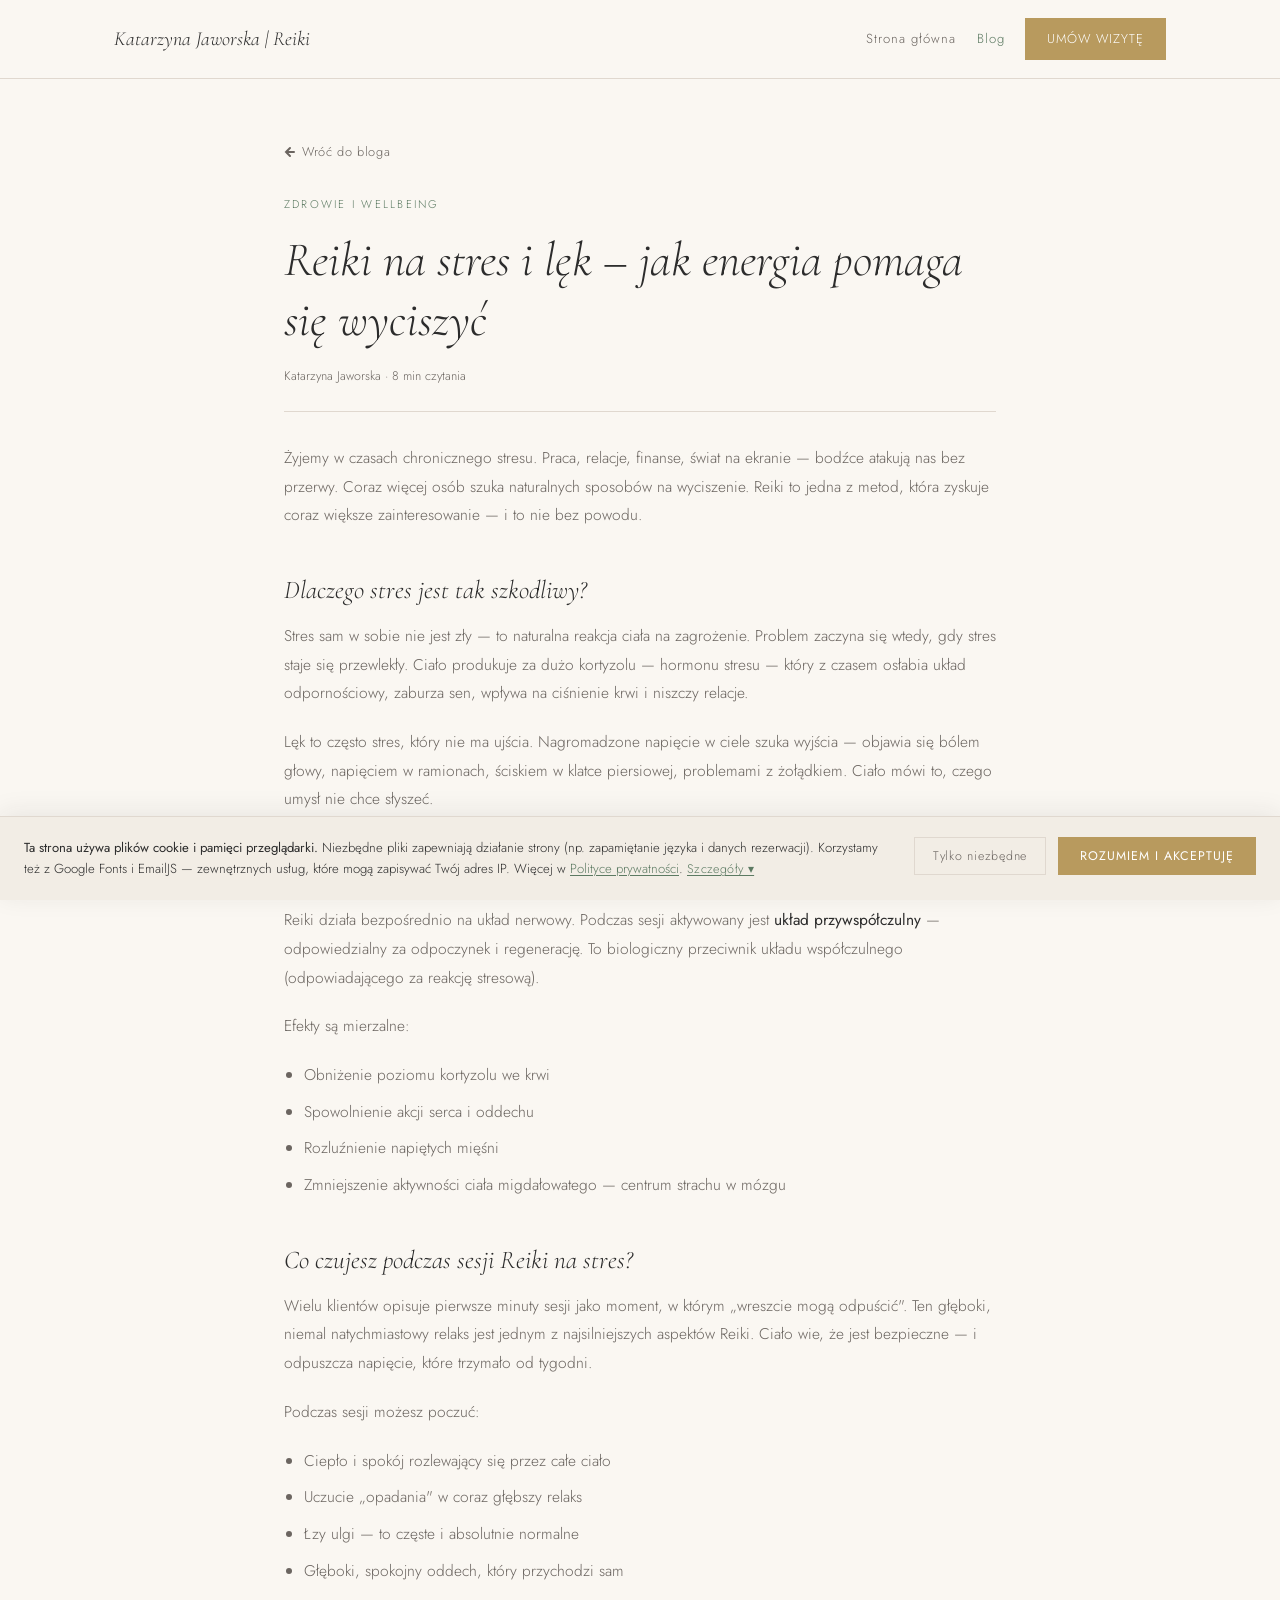
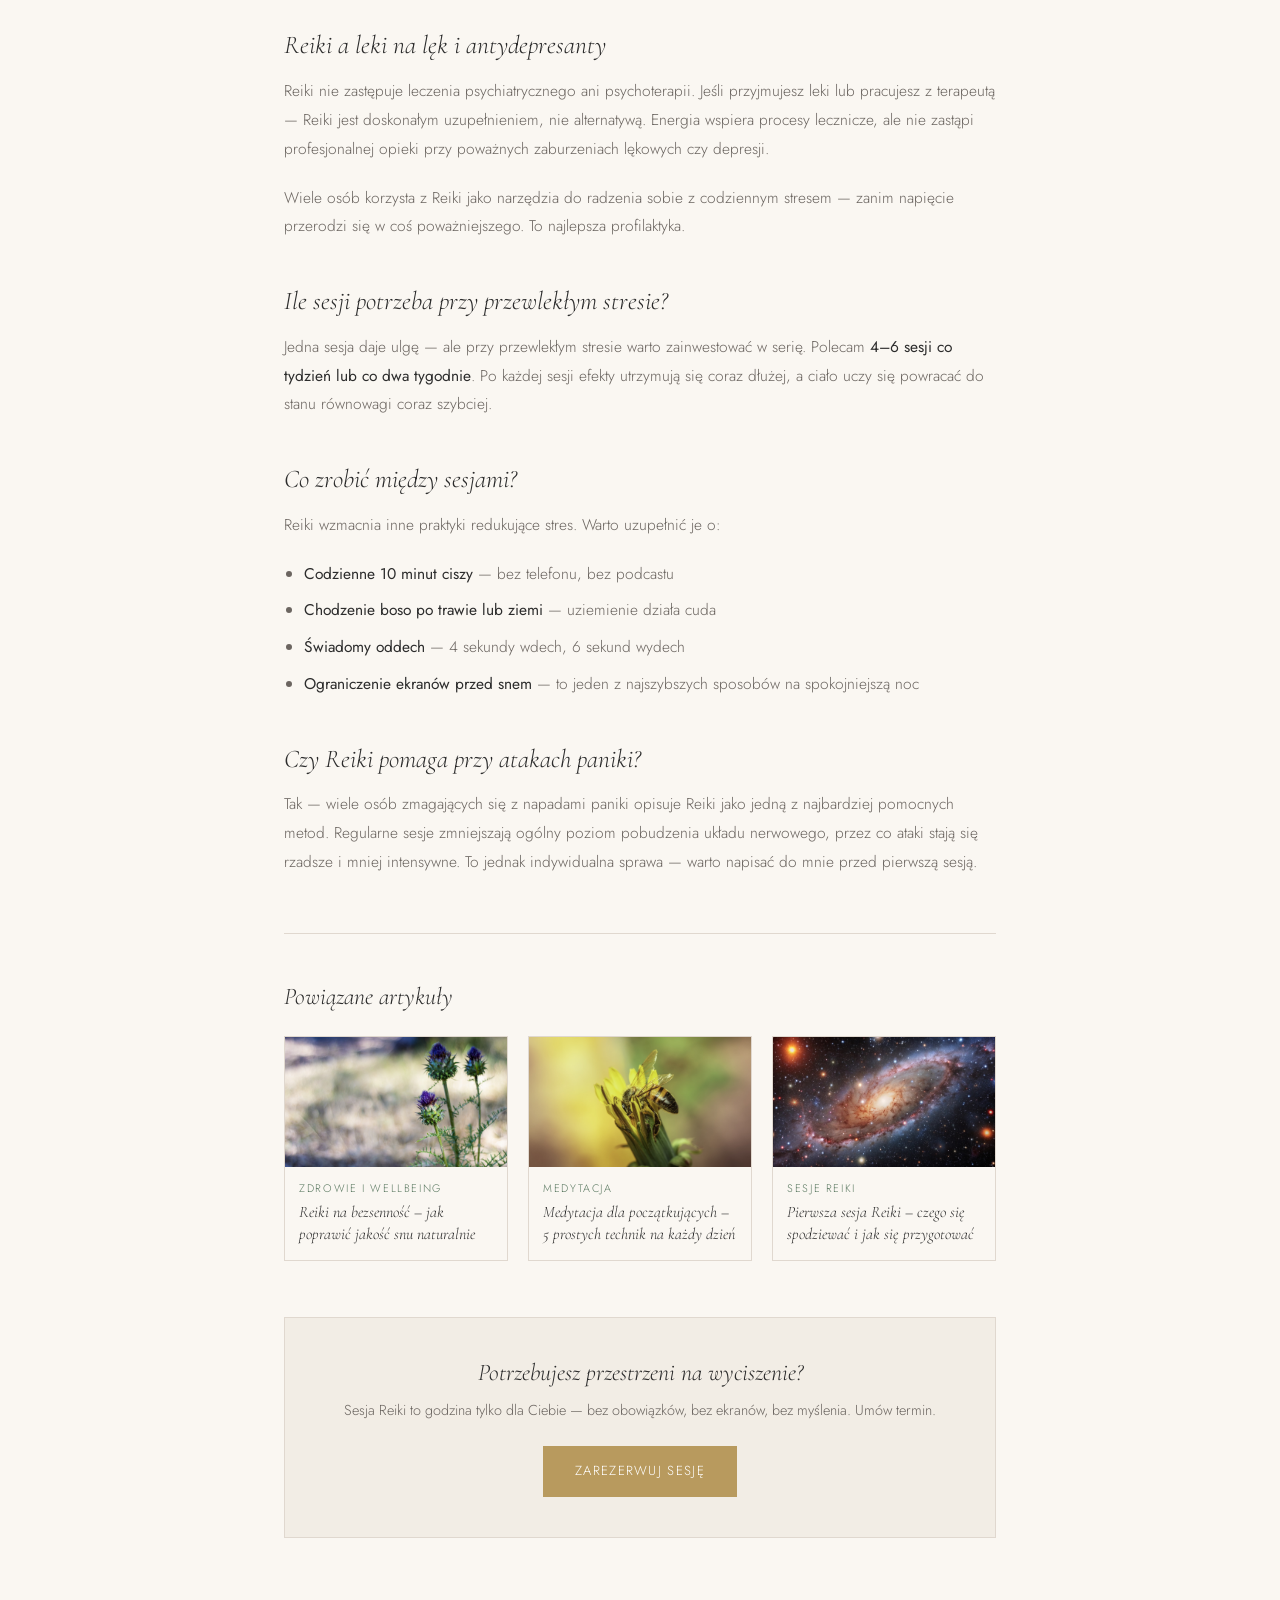
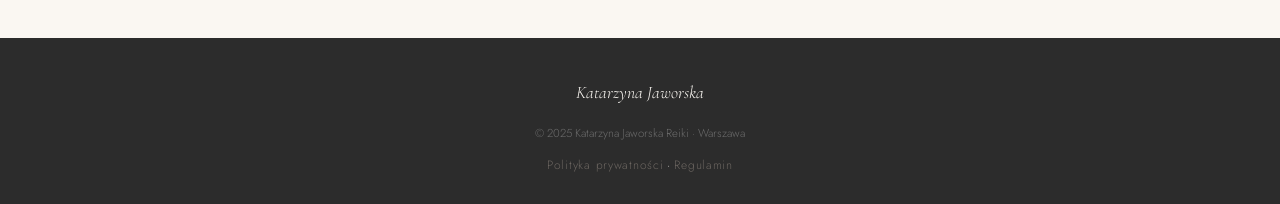
<file: blog/reiki-na-stres-i-lek.html>
<!DOCTYPE html>
<html lang="pl">
<head>
<meta charset="UTF-8">
<meta name="viewport" content="width=device-width, initial-scale=1.0">
<title>Reiki na stres i lęk – jak energia pomaga się wyciszyć | Katarzyna Jaworska</title>
<meta name="description" content="Reiki na stres i lęk – sprawdź jak energia uzdrawiania wpływa na układ nerwowy, obniża kortyzol i pomaga odzyskać spokój. Wyjaśniamy mechanizm i efekty.">
<link rel="preconnect" href="https://fonts.googleapis.com">
<link rel="preconnect" href="https://fonts.gstatic.com" crossorigin>
<link href="https://fonts.googleapis.com/css2?family=Cormorant+Garamond:ital,wght@0,300;0,400;1,300;1,400&family=Jost:wght@300;400&display=swap" rel="stylesheet">
<link rel="stylesheet" href="../blog.css">
<link rel="canonical" href="https://reikihealing.pl/blog/reiki-na-stres-i-lek.html">
<link rel="icon" href="../favicon.svg" type="image/svg+xml">
<meta property="og:url" content="https://reikihealing.pl/blog/reiki-na-stres-i-lek.html">
<meta property="og:type" content="article">
<meta property="og:image" content="https://reikihealing.pl/bright-green-fern-leaves-sharply-honed-leaves-riot-greenery.jpg">
<script type="application/ld+json">
{
  "@context": "https://schema.org",
  "@type": "Article",
  "headline": "Reiki na stres i lęk – jak energia pomaga się wyciszyć",
  "description": "Reiki na stres i lęk – sprawdź jak energia uzdrawiania wpływa na układ nerwowy, obniża kortyzol i pomaga odzyskać spokój. Wyjaśniamy mechanizm i efekty.",
  "image": "https://reikihealing.pl/bright-green-fern-leaves-sharply-honed-leaves-riot-greenery.jpg",
  "author": { "@type": "Person", "name": "Katarzyna Jaworska", "url": "https://reikihealing.pl" },
  "publisher": { "@type": "Organization", "name": "Katarzyna Jaworska Reiki", "url": "https://reikihealing.pl" },
  "datePublished": "2025-04-02",
  "dateModified": "2025-04-02",
  "url": "https://reikihealing.pl/blog/reiki-na-stres-i-lek.html",
  "mainEntityOfPage": "https://reikihealing.pl/blog/reiki-na-stres-i-lek.html",
  "inLanguage": "pl-PL",
  "articleSection": "Zdrowie i wellbeing"
}
</script>
</head>
<body>
<nav class="nav">
  <div class="container">
    <a href="../index.html" class="nav-logo">Katarzyna Jaworska | Reiki</a>
    <div class="nav-right">
      <a href="../index.html" class="nav-link">Strona główna</a>
      <a href="../blog.html" class="nav-link active">Blog</a>
      <a href="../index.html#booking" class="nav-cta">Umów wizytę</a>
    </div>
  </div>
</nav>

<div class="container">
  <div class="article-wrap">
    <a href="../blog.html" class="back-link"><svg viewBox="0 0 12 12"><path d="M10 6H2M6 2L2 6l4 4"/></svg> Wróć do bloga</a>
    <p class="article-cat">Zdrowie i wellbeing</p>
    <h1 class="article-title">Reiki na stres i lęk – jak energia pomaga się wyciszyć</h1>
    <p class="article-meta">Katarzyna Jaworska · 8 min czytania</p>

    <div class="article-body">
      <p>Żyjemy w czasach chronicznego stresu. Praca, relacje, finanse, świat na ekranie — bodźce atakują nas bez przerwy. Coraz więcej osób szuka naturalnych sposobów na wyciszenie. Reiki to jedna z metod, która zyskuje coraz większe zainteresowanie — i to nie bez powodu.</p>

      <h2>Dlaczego stres jest tak szkodliwy?</h2>
      <p>Stres sam w sobie nie jest zły — to naturalna reakcja ciała na zagrożenie. Problem zaczyna się wtedy, gdy stres staje się przewlekły. Ciało produkuje za dużo kortyzolu — hormonu stresu — który z czasem osłabia układ odpornościowy, zaburza sen, wpływa na ciśnienie krwi i niszczy relacje.</p>
      <p>Lęk to często stres, który nie ma ujścia. Nagromadzone napięcie w ciele szuka wyjścia — objawia się bólem głowy, napięciem w ramionach, ściskiem w klatce piersiowej, problemami z żołądkiem. Ciało mówi to, czego umysł nie chce słyszeć.</p>

      <h2>Jak Reiki wpływa na stres?</h2>
      <p>Reiki działa bezpośrednio na układ nerwowy. Podczas sesji aktywowany jest <strong>układ przywspółczulny</strong> — odpowiedzialny za odpoczynek i regenerację. To biologiczny przeciwnik układu współczulnego (odpowiadającego za reakcję stresową).</p>
      <p>Efekty są mierzalne:</p>
      <ul>
        <li>Obniżenie poziomu kortyzolu we krwi</li>
        <li>Spowolnienie akcji serca i oddechu</li>
        <li>Rozluźnienie napiętych mięśni</li>
        <li>Zmniejszenie aktywności ciała migdałowatego — centrum strachu w mózgu</li>
      </ul>

      <h2>Co czujesz podczas sesji Reiki na stres?</h2>
      <p>Wielu klientów opisuje pierwsze minuty sesji jako moment, w którym „wreszcie mogą odpuścić". Ten głęboki, niemal natychmiastowy relaks jest jednym z najsilniejszych aspektów Reiki. Ciało wie, że jest bezpieczne — i odpuszcza napięcie, które trzymało od tygodni.</p>
      <p>Podczas sesji możesz poczuć:</p>
      <ul>
        <li>Ciepło i spokój rozlewający się przez całe ciało</li>
        <li>Uczucie „opadania" w coraz głębszy relaks</li>
        <li>Łzy ulgi — to częste i absolutnie normalne</li>
        <li>Głęboki, spokojny oddech, który przychodzi sam</li>
      </ul>

      <h2>Reiki a leki na lęk i antydepresanty</h2>
      <p>Reiki nie zastępuje leczenia psychiatrycznego ani psychoterapii. Jeśli przyjmujesz leki lub pracujesz z terapeutą — Reiki jest doskonałym uzupełnieniem, nie alternatywą. Energia wspiera procesy lecznicze, ale nie zastąpi profesjonalnej opieki przy poważnych zaburzeniach lękowych czy depresji.</p>
      <p>Wiele osób korzysta z Reiki jako narzędzia do radzenia sobie z codziennym stresem — zanim napięcie przerodzi się w coś poważniejszego. To najlepsza profilaktyka.</p>

      <h2>Ile sesji potrzeba przy przewlekłym stresie?</h2>
      <p>Jedna sesja daje ulgę — ale przy przewlekłym stresie warto zainwestować w serię. Polecam <strong>4–6 sesji co tydzień lub co dwa tygodnie</strong>. Po każdej sesji efekty utrzymują się coraz dłużej, a ciało uczy się powracać do stanu równowagi coraz szybciej.</p>

      <h2>Co zrobić między sesjami?</h2>
      <p>Reiki wzmacnia inne praktyki redukujące stres. Warto uzupełnić je o:</p>
      <ul>
        <li><strong>Codzienne 10 minut ciszy</strong> — bez telefonu, bez podcastu</li>
        <li><strong>Chodzenie boso po trawie lub ziemi</strong> — uziemienie działa cuda</li>
        <li><strong>Świadomy oddech</strong> — 4 sekundy wdech, 6 sekund wydech</li>
        <li><strong>Ograniczenie ekranów przed snem</strong> — to jeden z najszybszych sposobów na spokojniejszą noc</li>
      </ul>

      <h2>Czy Reiki pomaga przy atakach paniki?</h2>
      <p>Tak — wiele osób zmagających się z napadami paniki opisuje Reiki jako jedną z najbardziej pomocnych metod. Regularne sesje zmniejszają ogólny poziom pobudzenia układu nerwowego, przez co ataki stają się rzadsze i mniej intensywne. To jednak indywidualna sprawa — warto napisać do mnie przed pierwszą sesją.</p>
    </div>

    <div class="related-posts">
      <h3 class="related-title">Powiązane artykuły</h3>
      <div class="related-grid">
        <a href="reiki-bezsennosc.html" class="related-card">
          <div class="related-img"><img src="../purple-spear-thistle-flower-blurred-field.jpg" alt="Reiki na bezsenność" loading="lazy"></div>
          <p class="related-cat">Zdrowie i wellbeing</p>
          <h4 class="related-card-title">Reiki na bezsenność – jak poprawić jakość snu naturalnie</h4>
        </a>
        <a href="medytacja-dla-poczatkujacych.html" class="related-card">
          <div class="related-img"><img src="../selective-focus-shot-bee-unbloomed-yellow-dandelion.jpg" alt="Medytacja" loading="lazy"></div>
          <p class="related-cat">Medytacja</p>
          <h4 class="related-card-title">Medytacja dla początkujących – 5 prostych technik na każdy dzień</h4>
        </a>
        <a href="pierwsza-sesja-reiki.html" class="related-card">
          <div class="related-img"><img src="../swirling-galaxy-with-bright-stars.jpg" alt="Pierwsza sesja Reiki" loading="lazy"></div>
          <p class="related-cat">Sesje Reiki</p>
          <h4 class="related-card-title">Pierwsza sesja Reiki – czego się spodziewać i jak się przygotować</h4>
        </a>
      </div>
    </div>

    <div class="article-cta">
      <h3>Potrzebujesz przestrzeni na wyciszenie?</h3>
      <p>Sesja Reiki to godzina tylko dla Ciebie — bez obowiązków, bez ekranów, bez myślenia. Umów termin.</p>
      <a href="../index.html#booking" class="btn-gold">Zarezerwuj sesję</a>
    </div>
  </div>
</div>

<footer class="footer">
  <div class="container">
    <div class="footer-name">Katarzyna Jaworska</div>
    <div class="footer-copy">© 2025 Katarzyna Jaworska Reiki · Warszawa</div>
    <div style="text-align:center;margin-top:12px;font-size:0.75rem;"><a href="../polityka-prywatnosci.html" style="color:var(--color-text-light,#6B6560);text-decoration:none;letter-spacing:0.06em;">Polityka prywatności</a> · <a href="../regulamin.html" style="color:var(--color-text-light,#6B6560);text-decoration:none;letter-spacing:0.06em;">Regulamin</a></div>
  </div>
</footer>
<script src="../cookie-banner.js"></script>
</body>
</html>
</file>
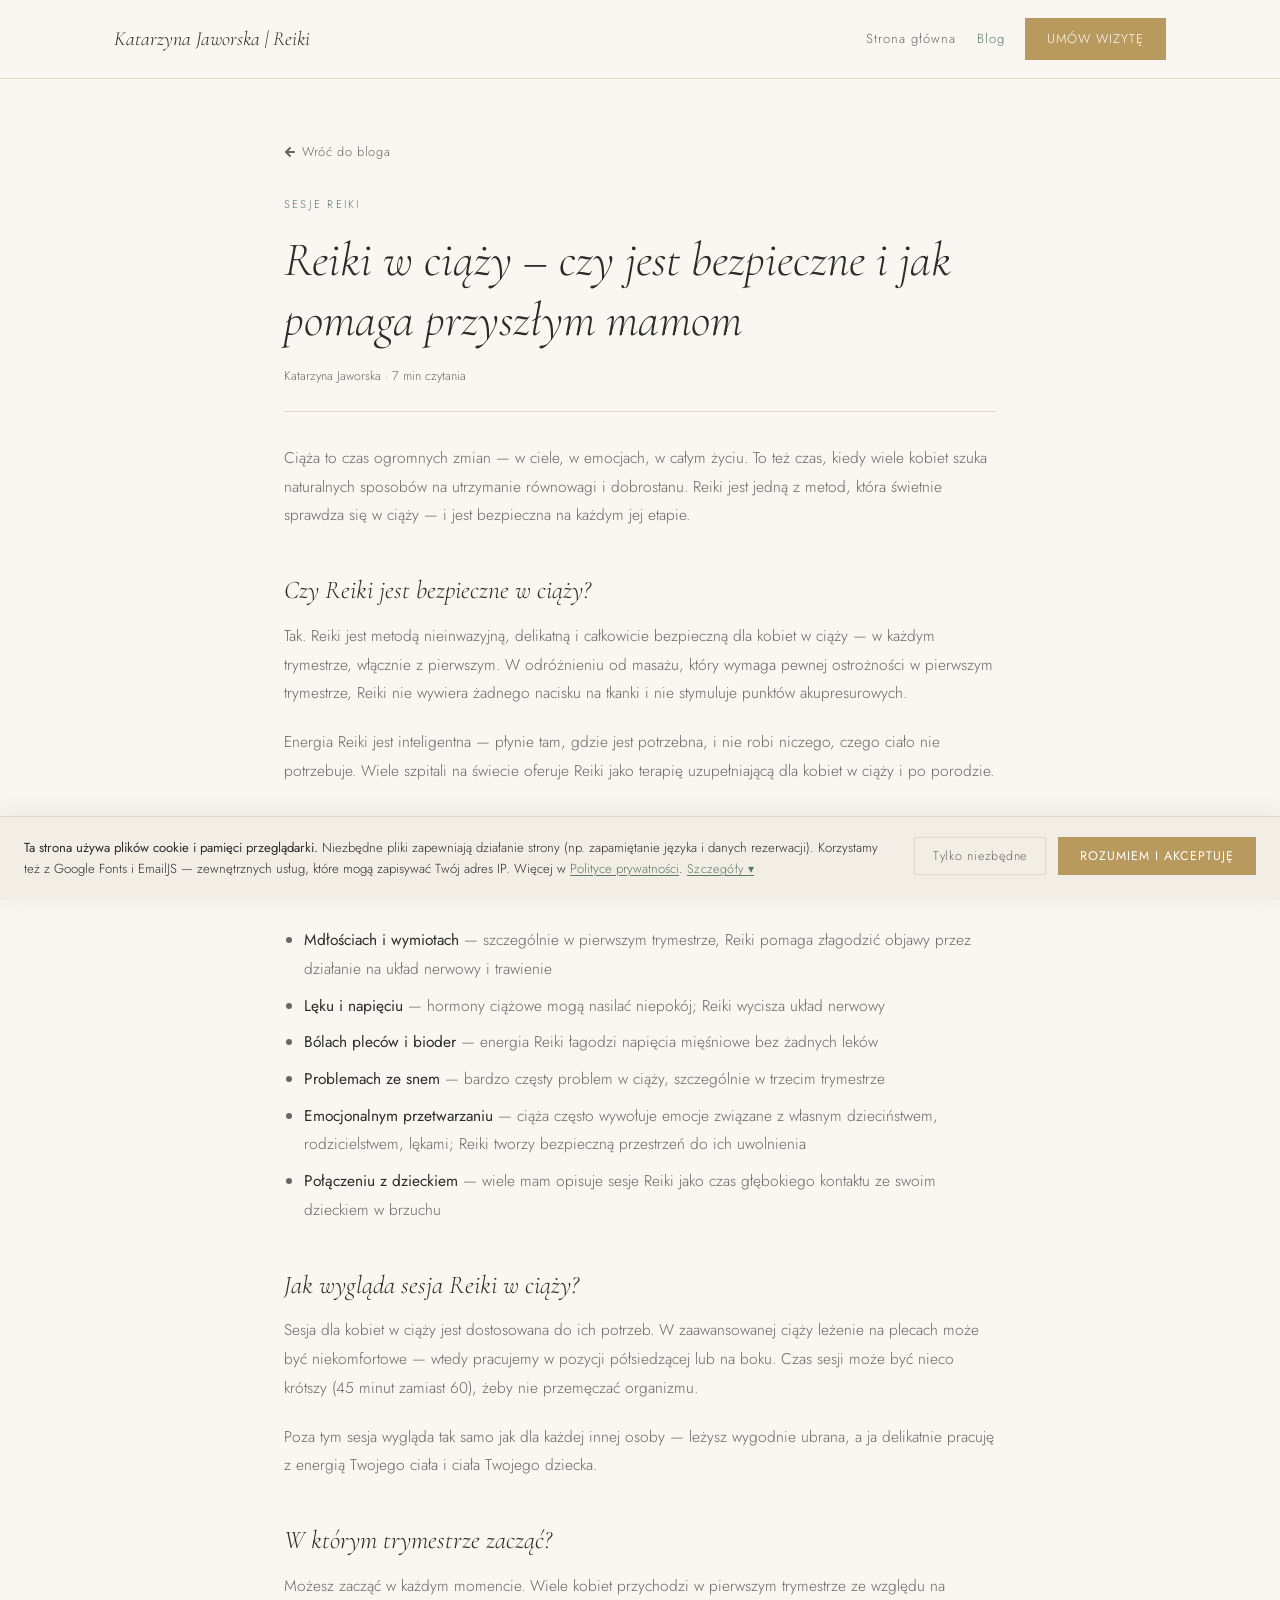
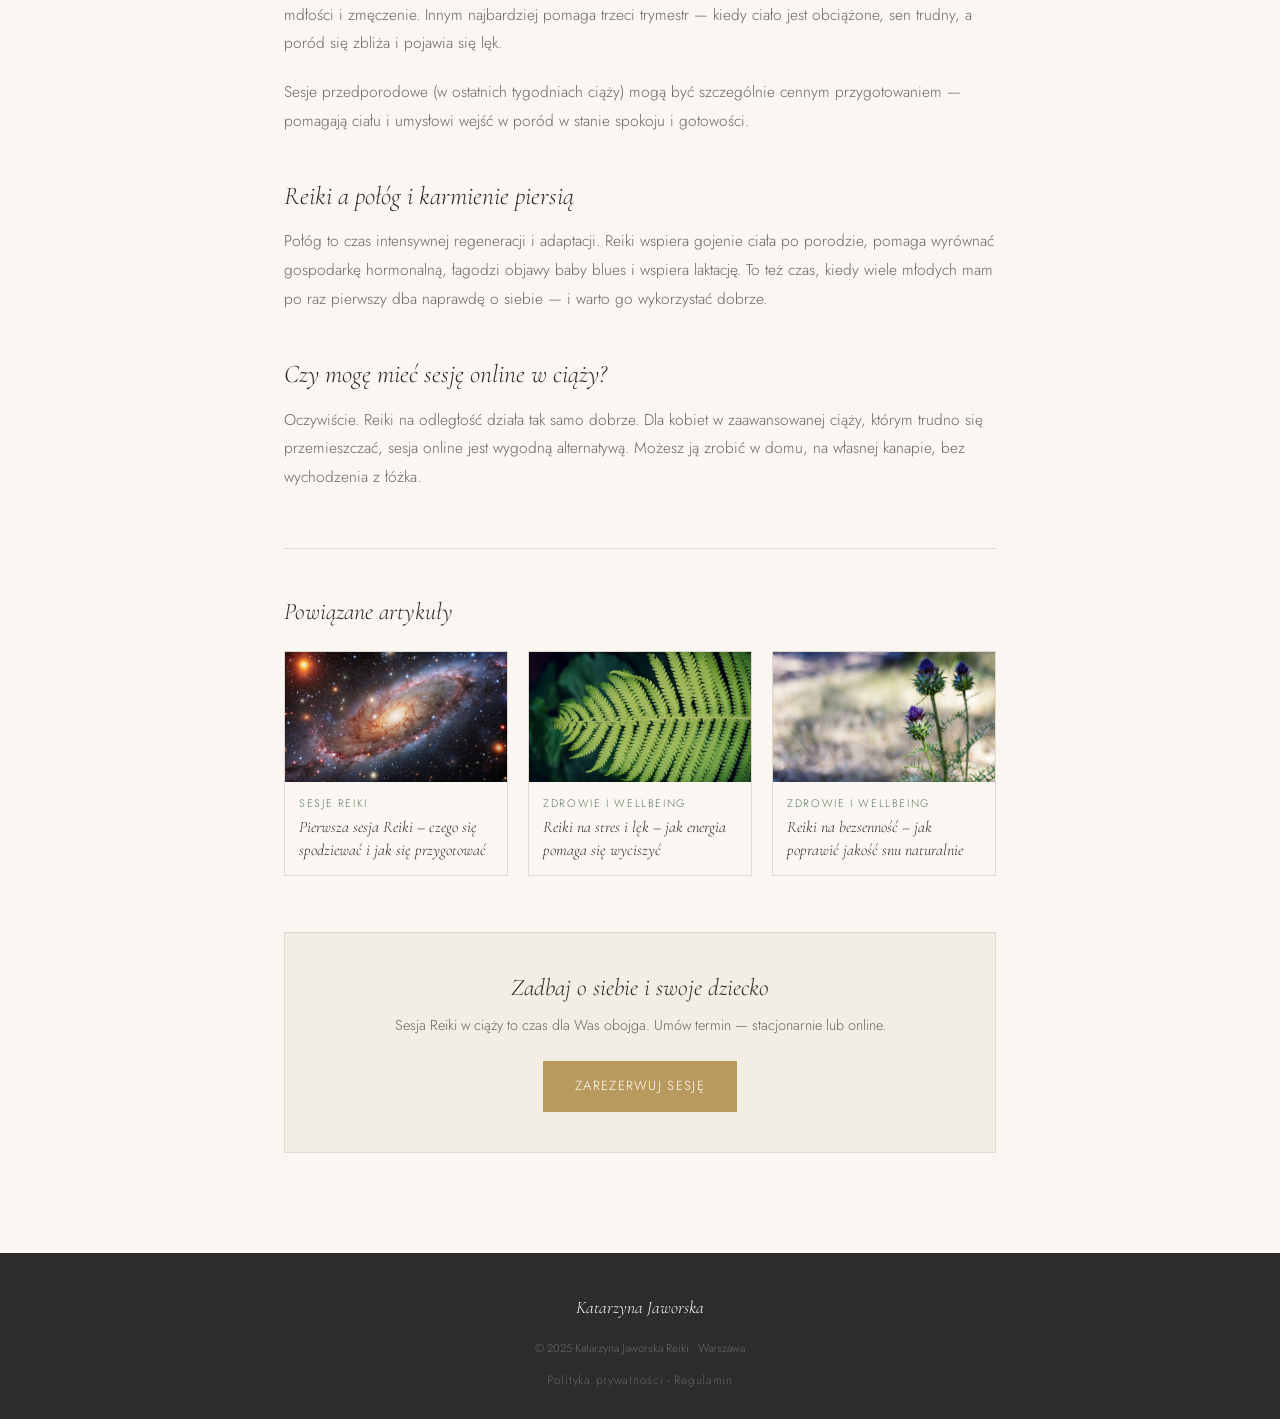
<file: blog/reiki-w-ciazy.html>
<!DOCTYPE html>
<html lang="pl">
<head>
<meta charset="UTF-8">
<meta name="viewport" content="width=device-width, initial-scale=1.0">
<title>Reiki w ciąży – czy jest bezpieczne i jak pomaga przyszłym mamom | Katarzyna Jaworska</title>
<meta name="description" content="Reiki w ciąży – czy jest bezpieczne? Dowiedz się jak Reiki pomaga przyszłym mamom, w którym trymestrze najlepiej zacząć i czego się spodziewać podczas sesji.">
<link rel="preconnect" href="https://fonts.googleapis.com">
<link rel="preconnect" href="https://fonts.gstatic.com" crossorigin>
<link href="https://fonts.googleapis.com/css2?family=Cormorant+Garamond:ital,wght@0,300;0,400;1,300;1,400&family=Jost:wght@300;400&display=swap" rel="stylesheet">
<link rel="stylesheet" href="../blog.css">
<link rel="canonical" href="https://reikihealing.pl/blog/reiki-w-ciazy.html">
<link rel="icon" href="../favicon.svg" type="image/svg+xml">
<meta property="og:url" content="https://reikihealing.pl/blog/reiki-w-ciazy.html">
<meta property="og:type" content="article">
<meta property="og:image" content="https://reikihealing.pl/close-up-pregnant-woman-holding-her-tummy-gently-resting-bed-waiting-her-newborn.jpg">
<script type="application/ld+json">
{
  "@context": "https://schema.org",
  "@type": "Article",
  "headline": "Reiki w ciąży – czy jest bezpieczne i jak pomaga przyszłym mamom",
  "description": "Reiki w ciąży – czy jest bezpieczne? Dowiedz się jak Reiki pomaga przyszłym mamom, w którym trymestrze najlepiej zacząć i czego się spodziewać podczas sesji.",
  "image": "https://reikihealing.pl/close-up-pregnant-woman-holding-her-tummy-gently-resting-bed-waiting-her-newborn.jpg",
  "author": { "@type": "Person", "name": "Katarzyna Jaworska", "url": "https://reikihealing.pl" },
  "publisher": { "@type": "Organization", "name": "Katarzyna Jaworska Reiki", "url": "https://reikihealing.pl" },
  "datePublished": "2025-02-05",
  "dateModified": "2025-02-05",
  "url": "https://reikihealing.pl/blog/reiki-w-ciazy.html",
  "mainEntityOfPage": "https://reikihealing.pl/blog/reiki-w-ciazy.html",
  "inLanguage": "pl-PL",
  "articleSection": "Sesje Reiki"
}
</script>
</head>
<body>
<nav class="nav">
  <div class="container">
    <a href="../index.html" class="nav-logo">Katarzyna Jaworska | Reiki</a>
    <div class="nav-right">
      <a href="../index.html" class="nav-link">Strona główna</a>
      <a href="../blog.html" class="nav-link active">Blog</a>
      <a href="../index.html#booking" class="nav-cta">Umów wizytę</a>
    </div>
  </div>
</nav>

<div class="container">
  <div class="article-wrap">
    <a href="../blog.html" class="back-link"><svg viewBox="0 0 12 12"><path d="M10 6H2M6 2L2 6l4 4"/></svg> Wróć do bloga</a>
    <p class="article-cat">Sesje Reiki</p>
    <h1 class="article-title">Reiki w ciąży – czy jest bezpieczne i jak pomaga przyszłym mamom</h1>
    <p class="article-meta">Katarzyna Jaworska · 7 min czytania</p>

    <div class="article-body">
      <p>Ciąża to czas ogromnych zmian — w ciele, w emocjach, w całym życiu. To też czas, kiedy wiele kobiet szuka naturalnych sposobów na utrzymanie równowagi i dobrostanu. Reiki jest jedną z metod, która świetnie sprawdza się w ciąży — i jest bezpieczna na każdym jej etapie.</p>

      <h2>Czy Reiki jest bezpieczne w ciąży?</h2>
      <p>Tak. Reiki jest metodą nieinwazyjną, delikatną i całkowicie bezpieczną dla kobiet w ciąży — w każdym trymestrze, włącznie z pierwszym. W odróżnieniu od masażu, który wymaga pewnej ostrożności w pierwszym trymestrze, Reiki nie wywiera żadnego nacisku na tkanki i nie stymuluje punktów akupresurowych.</p>
      <p>Energia Reiki jest inteligentna — płynie tam, gdzie jest potrzebna, i nie robi niczego, czego ciało nie potrzebuje. Wiele szpitali na świecie oferuje Reiki jako terapię uzupełniającą dla kobiet w ciąży i po porodzie.</p>

      <h2>Jakie korzyści daje Reiki w ciąży?</h2>
      <p>Ciąża, mimo że jest piękna, niesie ze sobą wiele wyzwań. Reiki pomaga przy:</p>
      <ul>
        <li><strong>Mdłościach i wymiotach</strong> — szczególnie w pierwszym trymestrze, Reiki pomaga złagodzić objawy przez działanie na układ nerwowy i trawienie</li>
        <li><strong>Lęku i napięciu</strong> — hormony ciążowe mogą nasilać niepokój; Reiki wycisza układ nerwowy</li>
        <li><strong>Bólach pleców i bioder</strong> — energia Reiki łagodzi napięcia mięśniowe bez żadnych leków</li>
        <li><strong>Problemach ze snem</strong> — bardzo częsty problem w ciąży, szczególnie w trzecim trymestrze</li>
        <li><strong>Emocjonalnym przetwarzaniu</strong> — ciąża często wywołuje emocje związane z własnym dzieciństwem, rodzicielstwem, lękami; Reiki tworzy bezpieczną przestrzeń do ich uwolnienia</li>
        <li><strong>Połączeniu z dzieckiem</strong> — wiele mam opisuje sesje Reiki jako czas głębokiego kontaktu ze swoim dzieckiem w brzuchu</li>
      </ul>

      <h2>Jak wygląda sesja Reiki w ciąży?</h2>
      <p>Sesja dla kobiet w ciąży jest dostosowana do ich potrzeb. W zaawansowanej ciąży leżenie na plecach może być niekomfortowe — wtedy pracujemy w pozycji półsiedzącej lub na boku. Czas sesji może być nieco krótszy (45 minut zamiast 60), żeby nie przemęczać organizmu.</p>
      <p>Poza tym sesja wygląda tak samo jak dla każdej innej osoby — leżysz wygodnie ubrana, a ja delikatnie pracuję z energią Twojego ciała i ciała Twojego dziecka.</p>

      <h2>W którym trymestrze zacząć?</h2>
      <p>Możesz zacząć w każdym momencie. Wiele kobiet przychodzi w pierwszym trymestrze ze względu na mdłości i zmęczenie. Innym najbardziej pomaga trzeci trymestr — kiedy ciało jest obciążone, sen trudny, a poród się zbliża i pojawia się lęk.</p>
      <p>Sesje przedporodowe (w ostatnich tygodniach ciąży) mogą być szczególnie cennym przygotowaniem — pomagają ciału i umysłowi wejść w poród w stanie spokoju i gotowości.</p>

      <h2>Reiki a połóg i karmienie piersią</h2>
      <p>Połóg to czas intensywnej regeneracji i adaptacji. Reiki wspiera gojenie ciała po porodzie, pomaga wyrównać gospodarkę hormonalną, łagodzi objawy baby blues i wspiera laktację. To też czas, kiedy wiele młodych mam po raz pierwszy dba naprawdę o siebie — i warto go wykorzystać dobrze.</p>

      <h2>Czy mogę mieć sesję online w ciąży?</h2>
      <p>Oczywiście. Reiki na odległość działa tak samo dobrze. Dla kobiet w zaawansowanej ciąży, którym trudno się przemieszczać, sesja online jest wygodną alternatywą. Możesz ją zrobić w domu, na własnej kanapie, bez wychodzenia z łóżka.</p>
    </div>

    <div class="related-posts">
      <h3 class="related-title">Powiązane artykuły</h3>
      <div class="related-grid">
        <a href="pierwsza-sesja-reiki.html" class="related-card">
          <div class="related-img"><img src="../swirling-galaxy-with-bright-stars.jpg" alt="Pierwsza sesja Reiki" loading="lazy"></div>
          <p class="related-cat">Sesje Reiki</p>
          <h4 class="related-card-title">Pierwsza sesja Reiki – czego się spodziewać i jak się przygotować</h4>
        </a>
        <a href="reiki-na-stres-i-lek.html" class="related-card">
          <div class="related-img"><img src="../bright-green-fern-leaves-sharply-honed-leaves-riot-greenery.jpg" alt="Reiki na stres" loading="lazy"></div>
          <p class="related-cat">Zdrowie i wellbeing</p>
          <h4 class="related-card-title">Reiki na stres i lęk – jak energia pomaga się wyciszyć</h4>
        </a>
        <a href="reiki-bezsennosc.html" class="related-card">
          <div class="related-img"><img src="../purple-spear-thistle-flower-blurred-field.jpg" alt="Reiki na bezsenność" loading="lazy"></div>
          <p class="related-cat">Zdrowie i wellbeing</p>
          <h4 class="related-card-title">Reiki na bezsenność – jak poprawić jakość snu naturalnie</h4>
        </a>
      </div>
    </div>

    <div class="article-cta">
      <h3>Zadbaj o siebie i swoje dziecko</h3>
      <p>Sesja Reiki w ciąży to czas dla Was obojga. Umów termin — stacjonarnie lub online.</p>
      <a href="../index.html#booking" class="btn-gold">Zarezerwuj sesję</a>
    </div>
  </div>
</div>

<footer class="footer">
  <div class="container">
    <div class="footer-name">Katarzyna Jaworska</div>
    <div class="footer-copy">© 2025 Katarzyna Jaworska Reiki · Warszawa</div>
    <div style="text-align:center;margin-top:12px;font-size:0.75rem;"><a href="../polityka-prywatnosci.html" style="color:var(--color-text-light,#6B6560);text-decoration:none;letter-spacing:0.06em;">Polityka prywatności</a> · <a href="../regulamin.html" style="color:var(--color-text-light,#6B6560);text-decoration:none;letter-spacing:0.06em;">Regulamin</a></div>
  </div>
</footer>
<script src="../cookie-banner.js"></script>
</body>
</html>
</file>
<file: blog.css>
/* ── Blog shared styles ── */
:root {
  --color-bg: #FAF7F2;
  --color-bg-card: #F2EDE5;
  --color-text: #2C2C2C;
  --color-text-light: #6B6560;
  --color-accent: #5C7A62;
  --color-gold: #B89A5E;
  --color-border: #E0D8CF;
}

*, *::before, *::after { box-sizing: border-box; margin: 0; padding: 0; }
html { scroll-behavior: smooth; }
body {
  font-family: 'Jost', sans-serif;
  font-weight: 300;
  background: var(--color-bg);
  color: var(--color-text);
  line-height: 1.7;
}
h1, h2, h3, h4 {
  font-family: 'Cormorant Garamond', serif;
  font-weight: 300;
  line-height: 1.25;
}
img { display: block; max-width: 100%; }
a { color: inherit; text-decoration: none; }

/* ── Nav ── */
.nav {
  position: sticky; top: 0; z-index: 50;
  background: var(--color-bg);
  border-bottom: 1px solid var(--color-border);
  padding: 18px 0;
}
.container { width: 100%; max-width: 1100px; margin: 0 auto; padding: 0 24px; }
.nav .container { display: flex; align-items: center; justify-content: space-between; gap: 16px; }
.nav-logo { font-family: 'Cormorant Garamond', serif; font-style: italic; font-size: 1.25rem; white-space: nowrap; }
.nav-right { display: flex; align-items: center; gap: 20px; }
.nav-link { font-size: 0.82rem; letter-spacing: 0.08em; color: var(--color-text-light); transition: color 0.2s; }
.nav-link:hover { color: var(--color-accent); }
.nav-link.active { color: var(--color-accent); }
.nav-cta {
  background: var(--color-gold); color: #fff; border: none;
  padding: 10px 22px; font-size: 0.8rem; letter-spacing: 0.08em;
  text-transform: uppercase; transition: background 0.2s; white-space: nowrap;
}
.nav-cta:hover { background: #a38750; }

/* ── Blog index ── */
.blog-hero { padding: 80px 0 60px; text-align: center; }
.blog-hero h1 { font-size: clamp(2.2rem, 5vw, 3.5rem); font-style: italic; margin-bottom: 14px; }
.blog-hero p { color: var(--color-text-light); font-size: 0.97rem; max-width: 500px; margin: 0 auto; }

.blog-grid {
  display: grid;
  grid-template-columns: repeat(3, 1fr);
  gap: 28px;
  padding: 0 0 100px;
}

.blog-card {
  background: var(--color-bg-card);
  border: 1px solid var(--color-border);
  display: flex; flex-direction: column;
  transition: transform 0.2s, box-shadow 0.2s;
}
.blog-card:hover { transform: translateY(-4px); box-shadow: 0 10px 30px rgba(44,44,44,0.08); }
.blog-card-img { height: 200px; overflow: hidden; }
.blog-card-img img { width: 100%; height: 100%; object-fit: cover; transition: transform 0.4s; }
.blog-card:hover .blog-card-img img { transform: scale(1.04); }
.blog-card-body { padding: 24px 24px 28px; flex: 1; display: flex; flex-direction: column; }
.blog-card-cat { font-size: 0.68rem; letter-spacing: 0.2em; text-transform: uppercase; color: var(--color-accent); margin-bottom: 10px; }
.blog-card-title { font-family: 'Cormorant Garamond', serif; font-size: 1.2rem; font-style: italic; font-weight: 300; margin-bottom: 10px; line-height: 1.3; }
.blog-card-excerpt { font-size: 0.85rem; color: var(--color-text-light); line-height: 1.75; flex: 1; margin-bottom: 18px; }
.blog-card-link { font-size: 0.78rem; letter-spacing: 0.1em; text-transform: uppercase; color: var(--color-accent); display: flex; align-items: center; gap: 6px; }
.blog-card-link svg { width: 12px; height: 12px; stroke: currentColor; fill: none; stroke-width: 2; stroke-linecap: round; }

/* ── Article ── */
.article-wrap { max-width: 760px; margin: 0 auto; padding: 60px 24px 100px; }
.article-cat { font-size: 0.7rem; letter-spacing: 0.2em; text-transform: uppercase; color: var(--color-accent); margin-bottom: 16px; }
.article-title { font-size: clamp(2rem, 4vw, 3rem); font-style: italic; margin-bottom: 16px; }
.article-meta { font-size: 0.78rem; color: var(--color-text-light); margin-bottom: 32px; padding-bottom: 24px; border-bottom: 1px solid var(--color-border); }
.article-featured-img { width: 100%; max-height: 480px; object-fit: cover; border-radius: 4px; margin-bottom: 40px; }
.article-body { font-size: 0.97rem; line-height: 1.85; }
.article-body p { margin-bottom: 20px; color: var(--color-text-light); }
.article-body h2 { font-size: 1.6rem; font-style: italic; margin: 44px 0 16px; color: var(--color-text); }
.article-body h3 { font-size: 1.2rem; font-style: italic; margin: 28px 0 12px; color: var(--color-text); }
.article-body ul, .article-body ol { margin: 0 0 20px 20px; color: var(--color-text-light); }
.article-body li { margin-bottom: 8px; }
.article-body strong { color: var(--color-text); font-weight: 400; }

/* ── Related posts ── */
.related-posts { margin: 56px 0 0; padding-top: 48px; border-top: 1px solid var(--color-border); }
.related-title { font-family: 'Cormorant Garamond', serif; font-size: 1.5rem; font-style: italic; font-weight: 300; margin-bottom: 24px; color: var(--color-text); }
.related-grid { display: grid; grid-template-columns: repeat(3, 1fr); gap: 20px; }
.related-card { display: flex; flex-direction: column; border: 1px solid var(--color-border); text-decoration: none; transition: transform 0.2s ease, box-shadow 0.2s ease; }
.related-card:hover { transform: translateY(-3px); box-shadow: 0 6px 24px rgba(44,44,44,0.08); }
.related-img { height: 130px; overflow: hidden; }
.related-img img { width: 100%; height: 100%; object-fit: cover; transition: transform 0.4s; }
.related-card:hover .related-img img { transform: scale(1.05); }
.related-cat { font-size: 0.68rem; letter-spacing: 0.15em; text-transform: uppercase; color: var(--color-accent); padding: 12px 14px 4px; }
.related-card-title { font-family: 'Cormorant Garamond', serif; font-size: 1rem; font-style: italic; font-weight: 300; color: var(--color-text); padding: 0 14px 14px; line-height: 1.4; }
@media (max-width: 640px) { .related-grid { grid-template-columns: 1fr; } }
.article-cta {
  margin-top: 56px; padding: 40px; background: var(--color-bg-card);
  border: 1px solid var(--color-border); text-align: center;
}
.article-cta h3 { font-size: 1.5rem; font-style: italic; margin-bottom: 10px; }
.article-cta p { color: var(--color-text-light); font-size: 0.9rem; margin-bottom: 24px; }
.btn-gold {
  display: inline-block; background: var(--color-gold); color: #fff;
  padding: 14px 32px; font-size: 0.82rem; letter-spacing: 0.1em;
  text-transform: uppercase; transition: background 0.2s;
}
.btn-gold:hover { background: #a38750; }
.back-link { display: inline-flex; align-items: center; gap: 6px; font-size: 0.8rem; color: var(--color-text-light); margin-bottom: 32px; letter-spacing: 0.05em; transition: color 0.2s; }
.back-link:hover { color: var(--color-accent); }
.back-link svg { width: 12px; height: 12px; stroke: currentColor; fill: none; stroke-width: 2; stroke-linecap: round; }

/* ── Footer ── */
.footer { background: var(--color-text); color: var(--color-bg); padding: 40px 0 28px; text-align: center; }
.footer-name { font-family: 'Cormorant Garamond', serif; font-style: italic; font-size: 1.1rem; margin-bottom: 6px; }
.footer-copy { font-size: 0.72rem; color: rgba(255,255,255,0.3); margin-top: 16px; }

/* ── Responsive ── */
@media (max-width: 900px) { .blog-grid { grid-template-columns: repeat(2, 1fr); } }
@media (max-width: 600px) { .blog-grid { grid-template-columns: 1fr; } }
</file>
